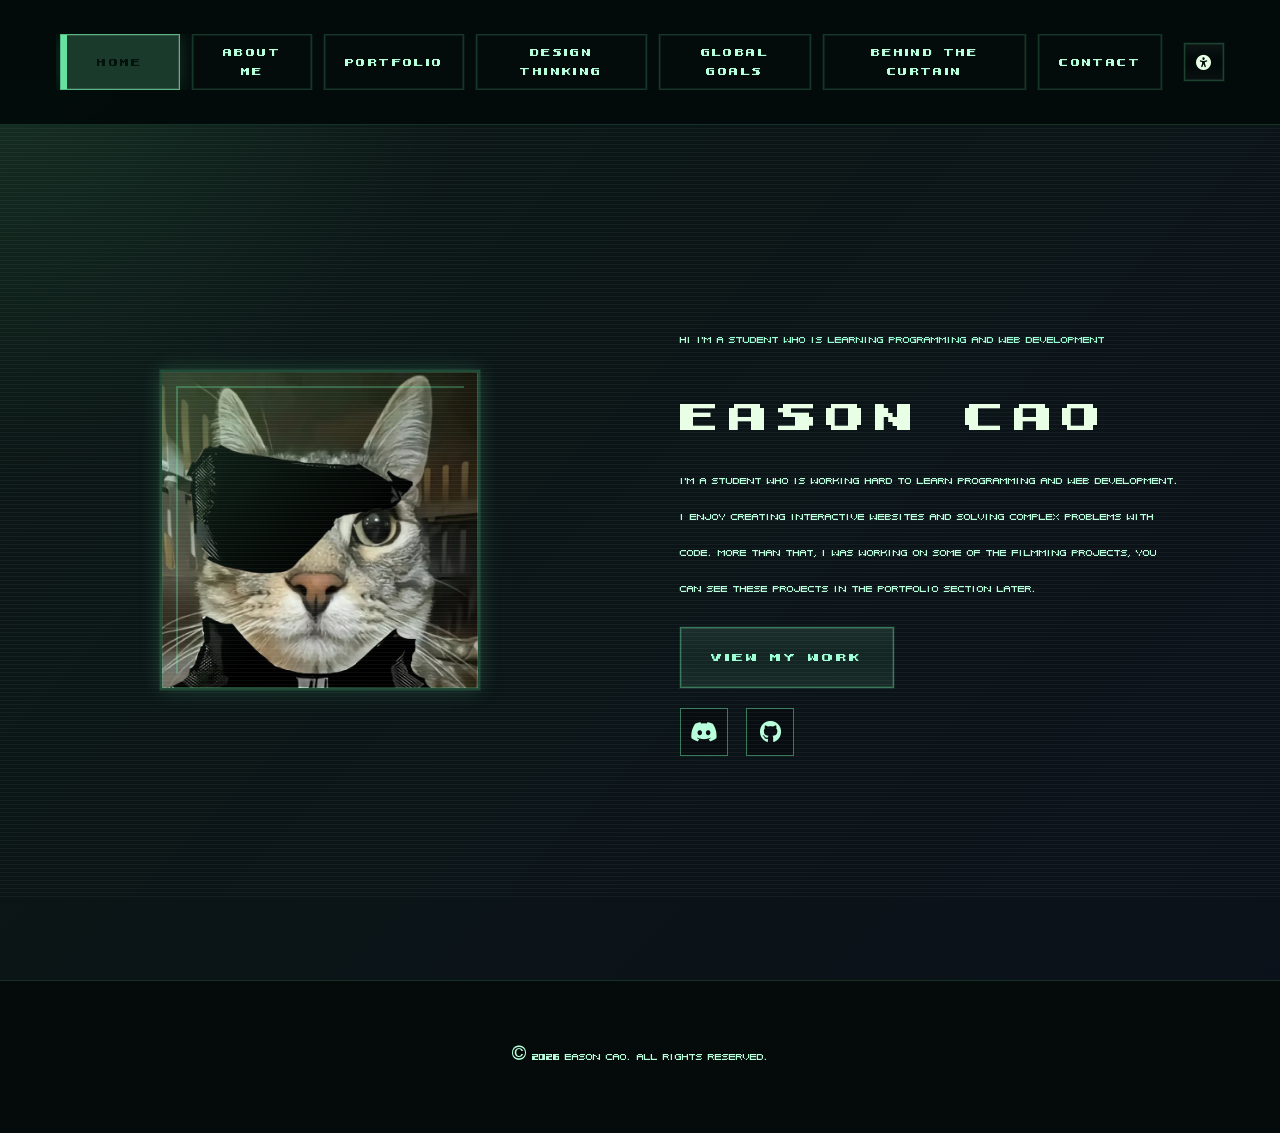
<file: index.html>
<!DOCTYPE html>
<html lang="en">
<head>
    <meta charset="UTF-8">
    <meta name="viewport" content="width=device-width, initial-scale=1.0">
    <title>Eason Cao - Portfolio</title>
    <link rel="stylesheet" href="styles/style.css">
    <link rel="stylesheet" href="https://cdnjs.cloudflare.com/ajax/libs/font-awesome/6.4.0/css/all.min.css">
</head>
<body>
    <header>
        <div class="nav-container">
            <nav>
                <ul class="nav-links">
                    <li><a href="index.html">Home</a></li>
                    <li><a href="about.html">About me</a></li>
                    <li><a href="projects.html">Portfolio</a></li>
                    <li><a href="design-thinking.html">Design Thinking</a></li>
                    <li><a href="global-goals.html">Global Goals</a></li>
                    <li><a href="behind-curtain.html">Behind the Curtain</a></li>
                    <li><a href="contact.html">Contact</a></li>
                </ul>
            </nav>

            <div class="accessibility-controls" aria-label="Accessibility controls">
                <button type="button" class="accessibility-toggle" id="acc-toggle" aria-expanded="false" aria-controls="accessibility-panel" aria-label="Toggle accessibility menu">
                    <i class="fas fa-universal-access" aria-hidden="true"></i>
                </button>

                <div class="accessibility-panel" id="accessibility-panel" role="region" aria-label="Accessibility menu">
                    <h4>Accessibility</h4>
                    <div class="accessibility-mode-row">
                        <button type="button" class="acc-mode-btn" id="acc-cb-cycle" data-acc-mode="cb_cycle" aria-pressed="false">Color (cycle)</button>
                        <button type="button" class="acc-mode-btn" id="acc-narrator" data-acc-mode="narrator" aria-pressed="false">Narrator mode</button>
                    </div>
                    <div style="margin-top:10px;">
                        <button type="button" class="acc-mode-btn" id="acc-tts-stop" aria-pressed="false">Stop Narrator</button>
                    </div>
                </div>
            </div>
        </div>
    </header>

    <section id="hero">
        <div class="hero-container">
            <div class="hero-image">
                <img src="images/Solid snake cat.jpg" alt="Eason Cao profile photo">
            </div>
            <div class="hero-content">
                <p class="hero-subtitle">Hi I'm <span class="role">A student who is learning programming and web development</span></p>
                <h1>Eason Cao</h1>
                <p class="hero-description">
                    I'm a student who is working hard to learn programming and web development. I enjoy creating interactive websites and solving complex problems with code.
                    More than that, I was working on some of the filmming projects, you can see these projects in the Portfolio section later. 
                </p>
                <div class="hero-buttons">
                    <a href="projects.html" class="btn btn-primary">View My Work</a>
                </div>
                <div class="social-links">
                    <a href="https://discordapp.com/users/1101487924173865010" target="_blank" rel="noreferrer" aria-label="Discord"><i class="fab fa-discord"></i></a>
                    <a href="https://github.com/EASONCAO-A11/WebDev-Coursework-Eason-Cao.git" target="_blank" rel="noreferrer" aria-label="GitHub"><i class="fab fa-github"></i></a>
                </div>
            </div>
        </div>
    </section>

    <footer>
        <p>&copy; 2026 Eason Cao. All rights reserved.</p>
    </footer>

    <script src="scripts/script.js"></script>
</body>
</html>
</file>
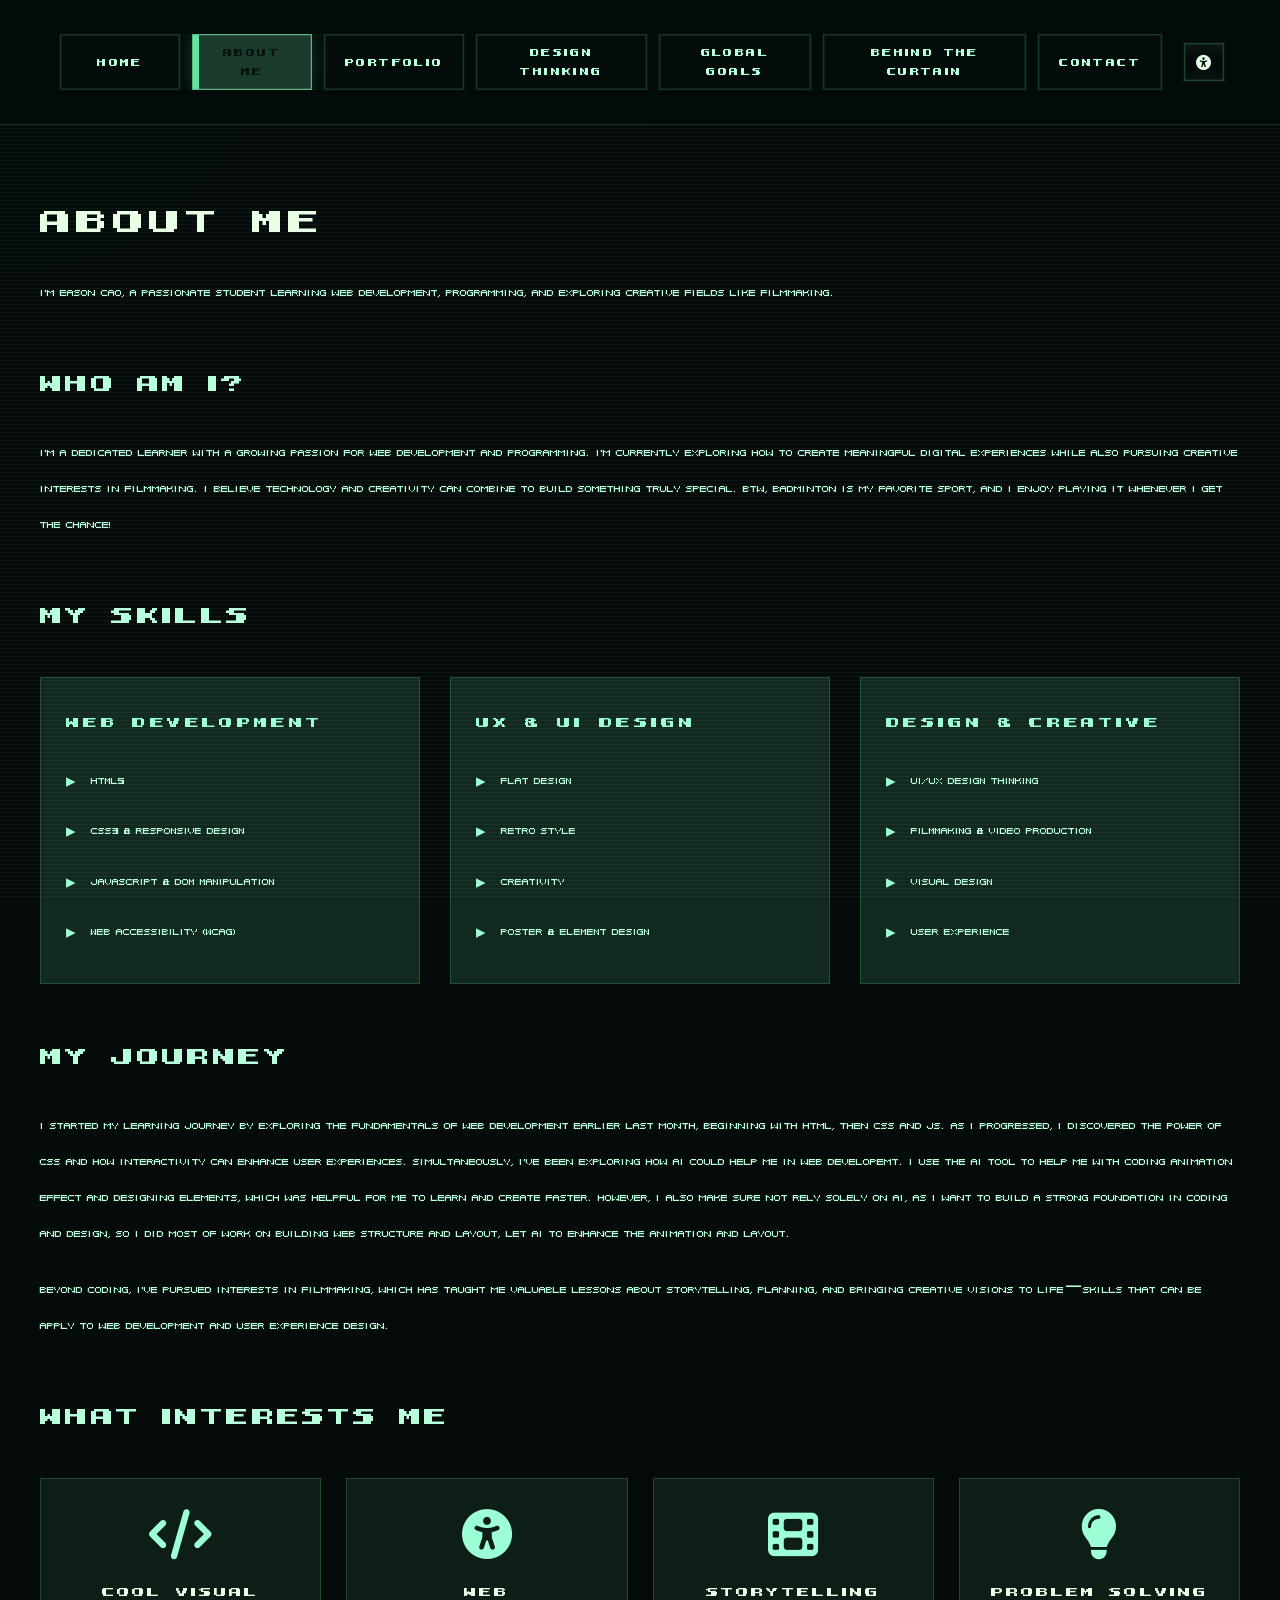
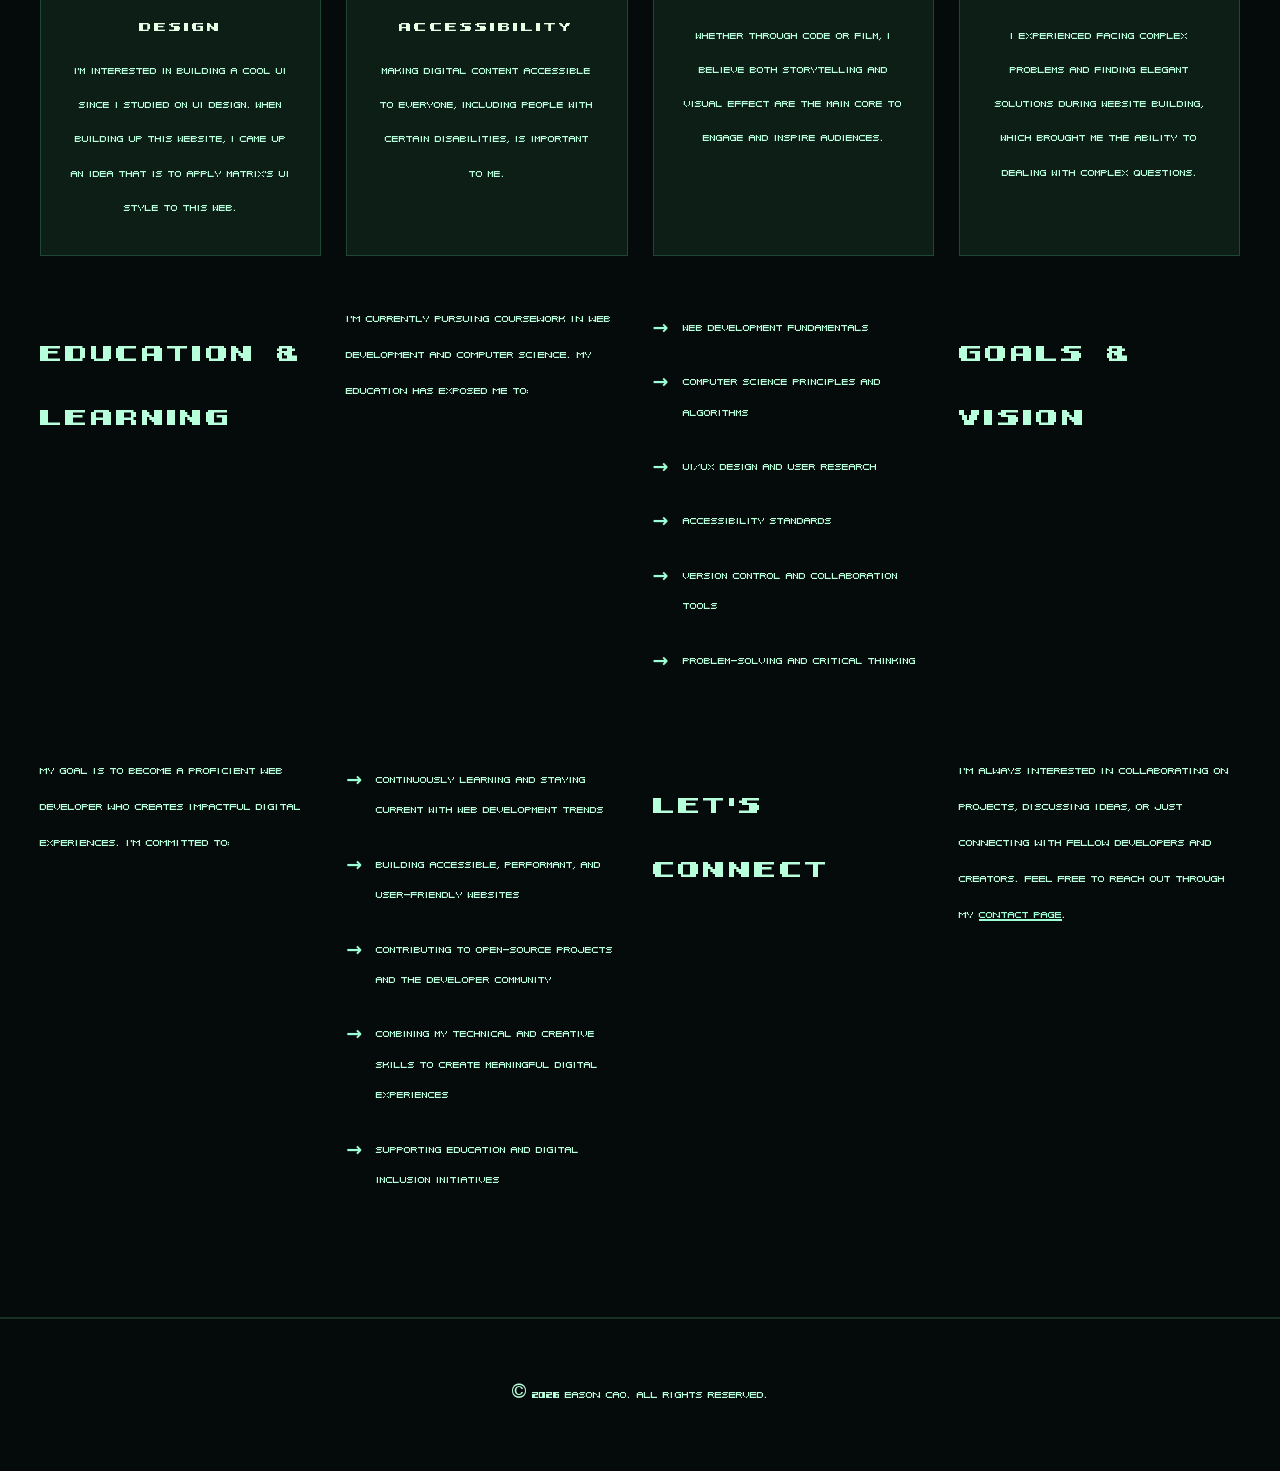
<file: about.html>
<!DOCTYPE html>
<html lang="en">
<head>
    <meta charset="UTF-8">
    <meta name="viewport" content="width=device-width, initial-scale=1.0">
    <title>About Me</title>
    <link rel="stylesheet" href="styles/style.css">
    <link rel="stylesheet" href="https://cdnjs.cloudflare.com/ajax/libs/font-awesome/6.4.0/css/all.min.css">
</head>
<body>
    <header>
        <div class="nav-container">
            <nav>
                <ul class="nav-links">
                    <li><a href="index.html">Home</a></li>
                    <li><a href="about.html">About me</a></li>
                    <li><a href="projects.html">Portfolio</a></li>
                    <li><a href="design-thinking.html">Design Thinking</a></li>
                    <li><a href="global-goals.html">Global Goals</a></li>
                    <li><a href="behind-curtain.html">Behind the Curtain</a></li>
                    <li><a href="contact.html">Contact</a></li>
                </ul>
            </nav>

            <div class="accessibility-controls" aria-label="Accessibility controls">
                <button type="button" class="accessibility-toggle" id="acc-toggle" aria-expanded="false" aria-controls="accessibility-panel" aria-label="Toggle accessibility menu">
                    <i class="fas fa-universal-access" aria-hidden="true"></i>
                </button>

                <div class="accessibility-panel" id="accessibility-panel" role="region" aria-label="Accessibility menu">
                    <h4>Accessibility</h4>
                    <div class="accessibility-mode-row">
                        <button type="button" class="acc-mode-btn" id="acc-cb-cycle" data-acc-mode="cb_cycle" aria-pressed="false">Color (cycle)</button>
                        <button type="button" class="acc-mode-btn" id="acc-narrator" data-acc-mode="narrator" aria-pressed="false">Narrator mode</button>
                    </div>
                    <div style="margin-top:10px;">
                        <button type="button" class="acc-mode-btn" id="acc-tts-stop" aria-pressed="false">Stop Narrator</button>
                    </div>
                </div>
            </div>
        </div>
    </header>

    <section id="about" class="page-section">
        <div class="page-container">
            <h1>About Me</h1>
            
            <p class="intro-text">I'm Eason Cao, a passionate student learning web development, programming, and exploring creative fields like filmmaking.</p>
            
            <h2>Who Am I?</h2>
            <p>
                I'm a dedicated learner with a growing passion for web development and programming. I'm currently exploring how to create meaningful digital experiences while also pursuing creative interests in filmmaking. I believe technology and creativity can combine to build something truly special.
                Btw, badminton is my favorite sport, and I enjoy playing it whenever I get the chance! 
            </p>
            
            <h2>My Skills</h2>
            <div class="skills-grid">
                <div class="skill-category">
                    <h3>Web Development</h3>
                    <ul class="skills-list">
                        <li>HTML5</li>
                        <li>CSS3 & Responsive Design</li>
                        <li>JavaScript & DOM Manipulation</li>
                        <li>Web Accessibility (WCAG)</li>
                    </ul>
                </div>
                
                <div class="skill-category">
                    <h3>UX & UI design</h3>
                    <ul class="skills-list">
                        <li>flat design</li>
                        <li>retro style</li>
                        <li>creativity</li>
                        <li>poster & element design</li>
                    </ul>
                </div>

                <div class="skill-category">
                    <h3>Design & Creative</h3>
                    <ul class="skills-list">
                        <li>UI/UX Design Thinking</li>
                        <li>Filmmaking & Video Production</li>
                        <li>Visual Design</li>
                        <li>User Experience</li>
                    </ul>
                </div>
            </div>
            
            <h2>My Journey</h2>
            <p>
                I started my learning journey by exploring the fundamentals of web development earlier last month, beginning with HTML, then CSS and JS. As I progressed, I discovered the power of CSS and how interactivity can enhance user experiences. Simultaneously, I've been exploring how AI could help me in web developemt.
                I use the AI tool to help me with coding animation effect and designing elements, which was helpful for me to learn and create faster. However, I also make sure not rely solely on AI, as I want to build a strong foundation in coding and design, so I did most of work on building web structure and layout, let AI to enhance the animation and layout.
            </p>
            
            <p>Beyond coding, I've pursued interests in filmmaking, which has taught me valuable lessons about storytelling, planning, and bringing creative visions to life—skills that can be apply to web development and user experience design.</p>
            
            <h2>What Interests Me</h2>
            <div class="interests-grid">
                <div class="interest-card">
                    <i class="fas fa-code"></i>
                    <h3>Cool visual design</h3>
                    <p>I'm interested in building a cool UI since I studied on UI design. When building up this website, I came up an idea that is to apply Matrix's UI style to this web.</p>
                </div>
                
                <div class="interest-card">
                    <i class="fas fa-universal-access"></i>
                    <h3>Web Accessibility</h3>
                    <p>Making digital content accessible to everyone, including people with certain disabilities, is important to me.</p>
                </div>
                
                <div class="interest-card">
                    <i class="fas fa-film"></i>
                    <h3>Storytelling</h3>
                    <p>Whether through code or film, I believe both storytelling and visual effect are the main core to engage and inspire audiences.</p>
                </div>
                
                <div class="interest-card">
                    <i class="fas fa-lightbulb"></i>
                    <h3>Problem Solving</h3>
                    <p>I experienced facing complex problems and finding elegant solutions during website building, which brought me the ability to dealing with complex questions.</p>
                </div>
            
            <h2>Education & Learning</h2>
            <p>I'm currently pursuing coursework in Web Development and Computer Science. My education has exposed me to:</p>
            <ul class="education-list">
                <li>Web Development Fundamentals</li>
                <li>Computer Science Principles and Algorithms</li>
                <li>UI/UX Design and User Research</li>
                <li>Accessibility Standards</li>
                <li>Version Control and Collaboration Tools</li>
                <li>Problem-Solving and Critical Thinking</li>
            </ul>
            
            <h2>Goals & Vision</h2>
            <p>My goal is to become a proficient web developer who creates impactful digital experiences. I'm committed to:</p>
            <ul class="goals-list">
                <li>Continuously learning and staying current with web development trends</li>
                <li>Building accessible, performant, and user-friendly websites</li>
                <li>Contributing to open-source projects and the developer community</li>
                <li>Combining my technical and creative skills to create meaningful digital experiences</li>
                <li>Supporting education and digital inclusion initiatives</li>
            </ul>
            
            <h2>Let's Connect</h2>
            <p>I'm always interested in collaborating on projects, discussing ideas, or just connecting with fellow developers and creators. Feel free to reach out through my <a href="contact.html" style="color: var(--accent-light); text-decoration: none; border-bottom: 2px solid var(--accent-light);">contact page</a>.</p>
        </div>
    </section>

    <footer>
        <p>&copy; 2026 Eason Cao. All rights reserved.</p>
    </footer>

    <script src="scripts/script.js"></script>
</body>
</html>
</file>
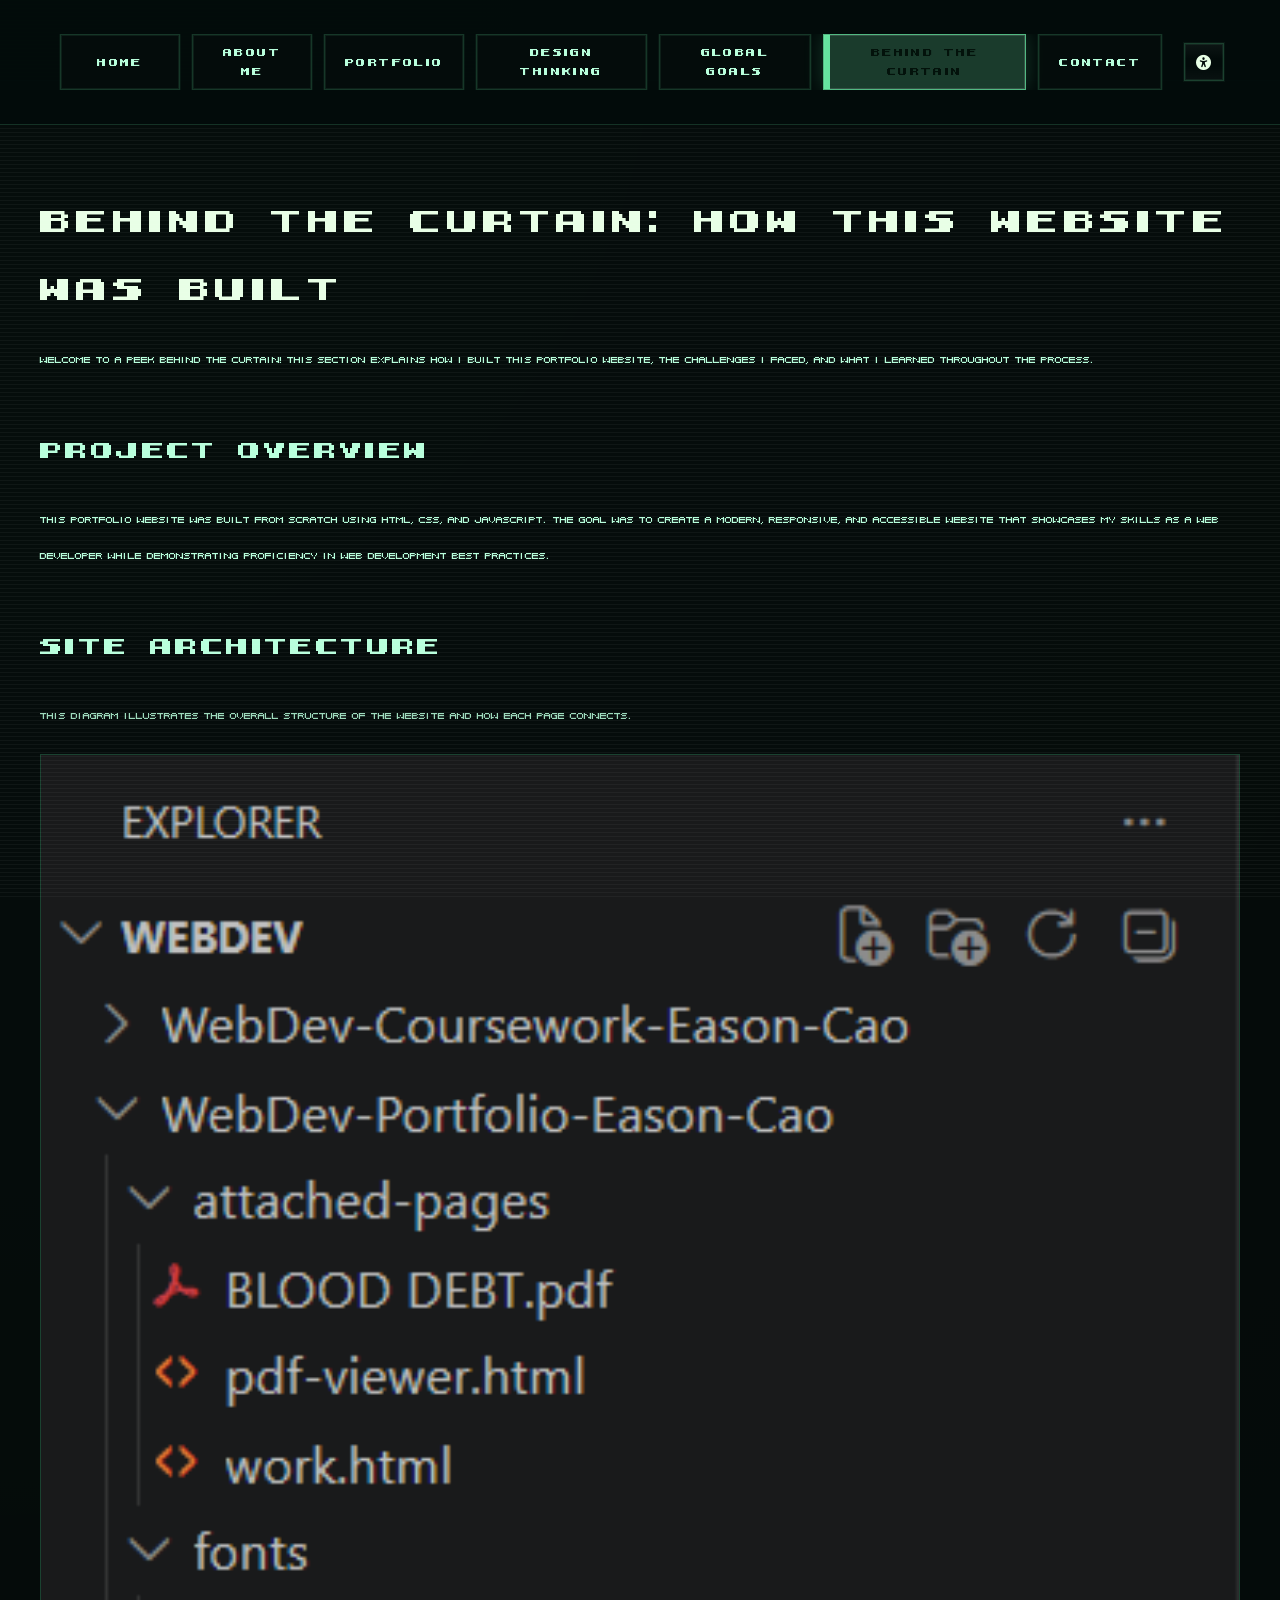
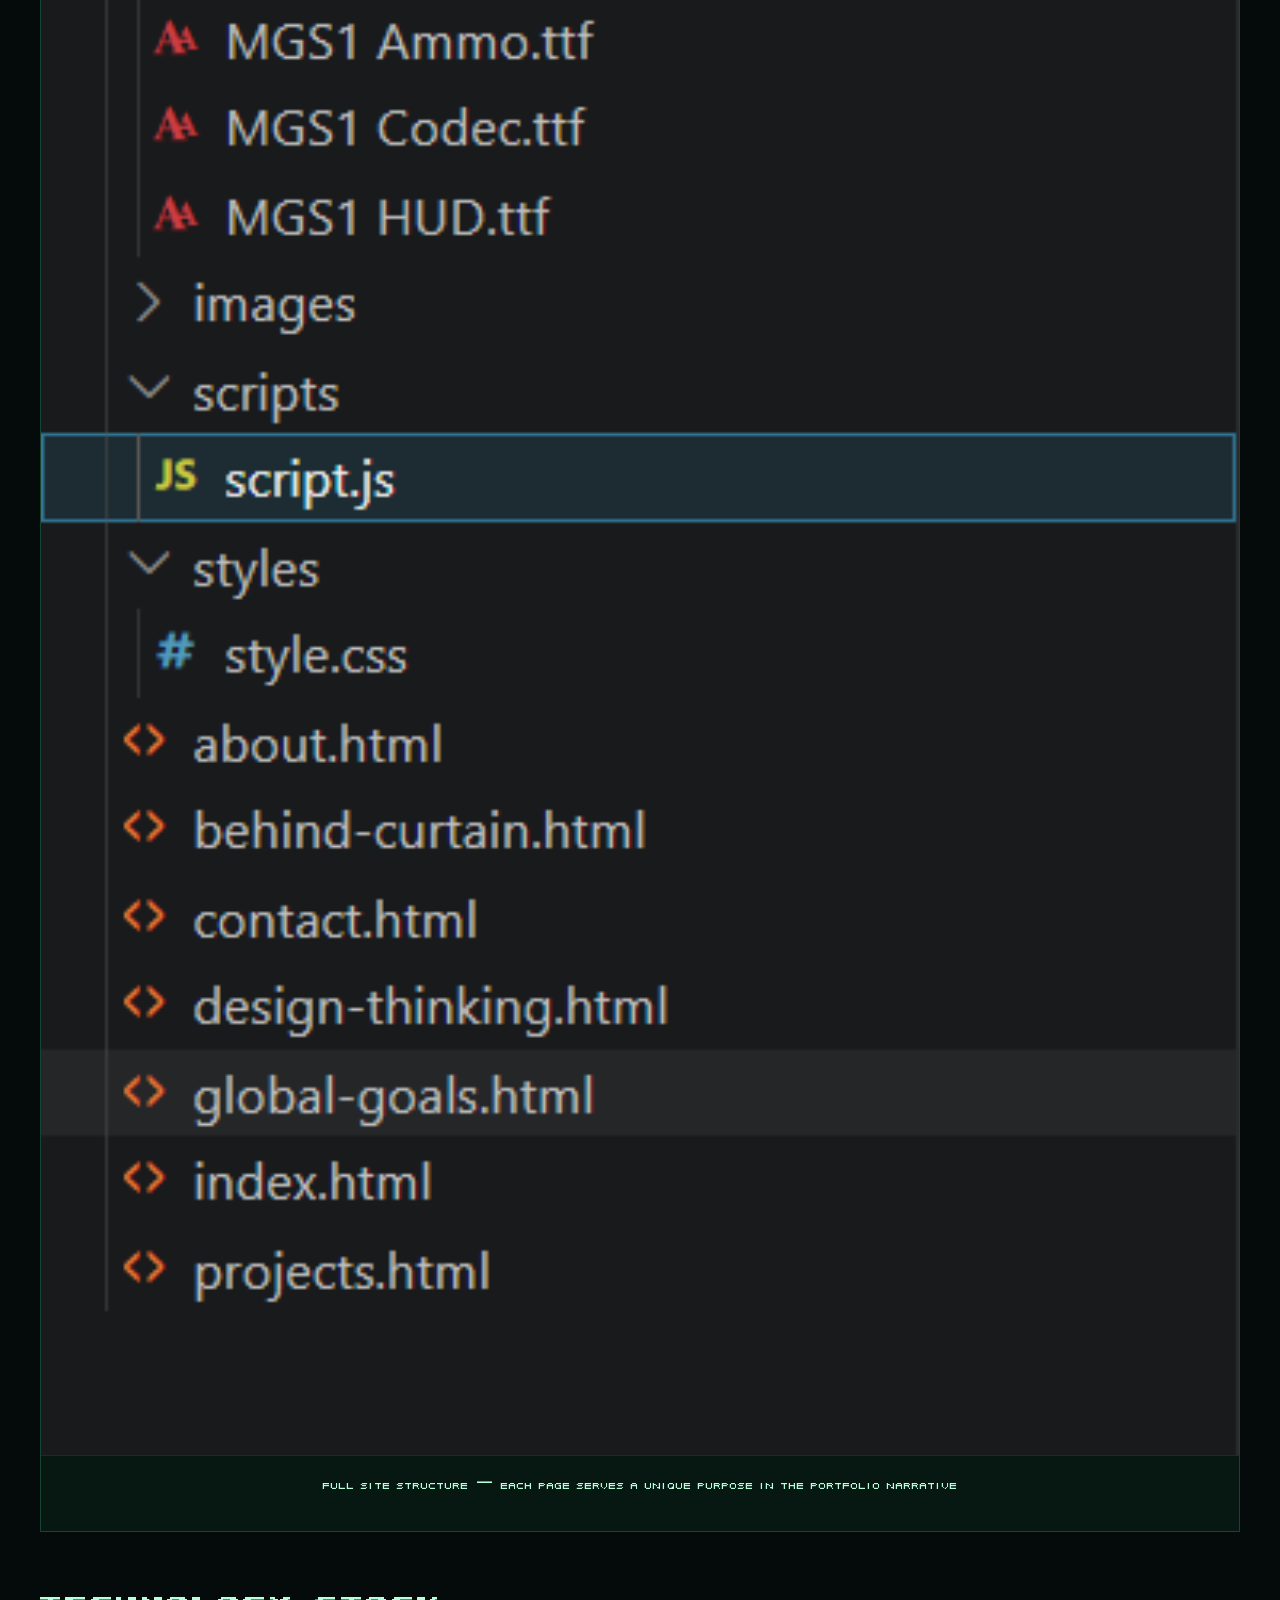
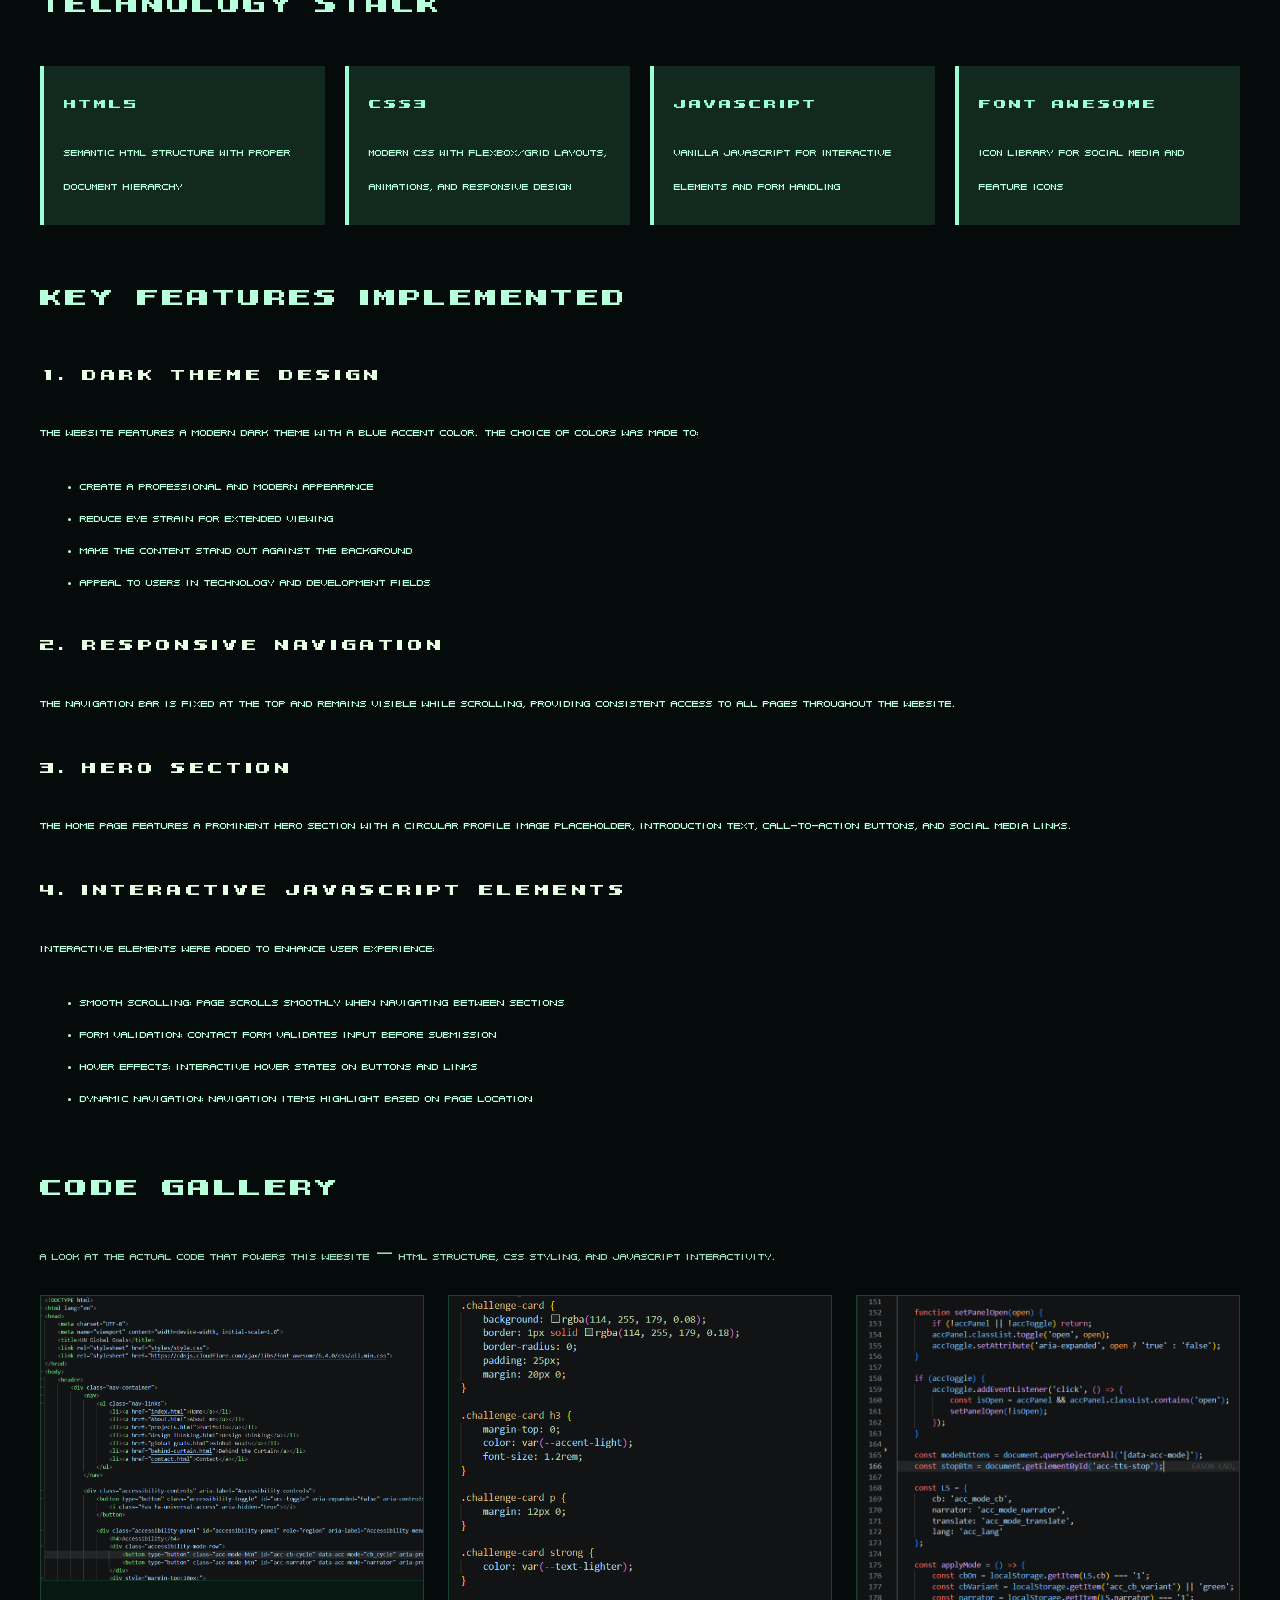
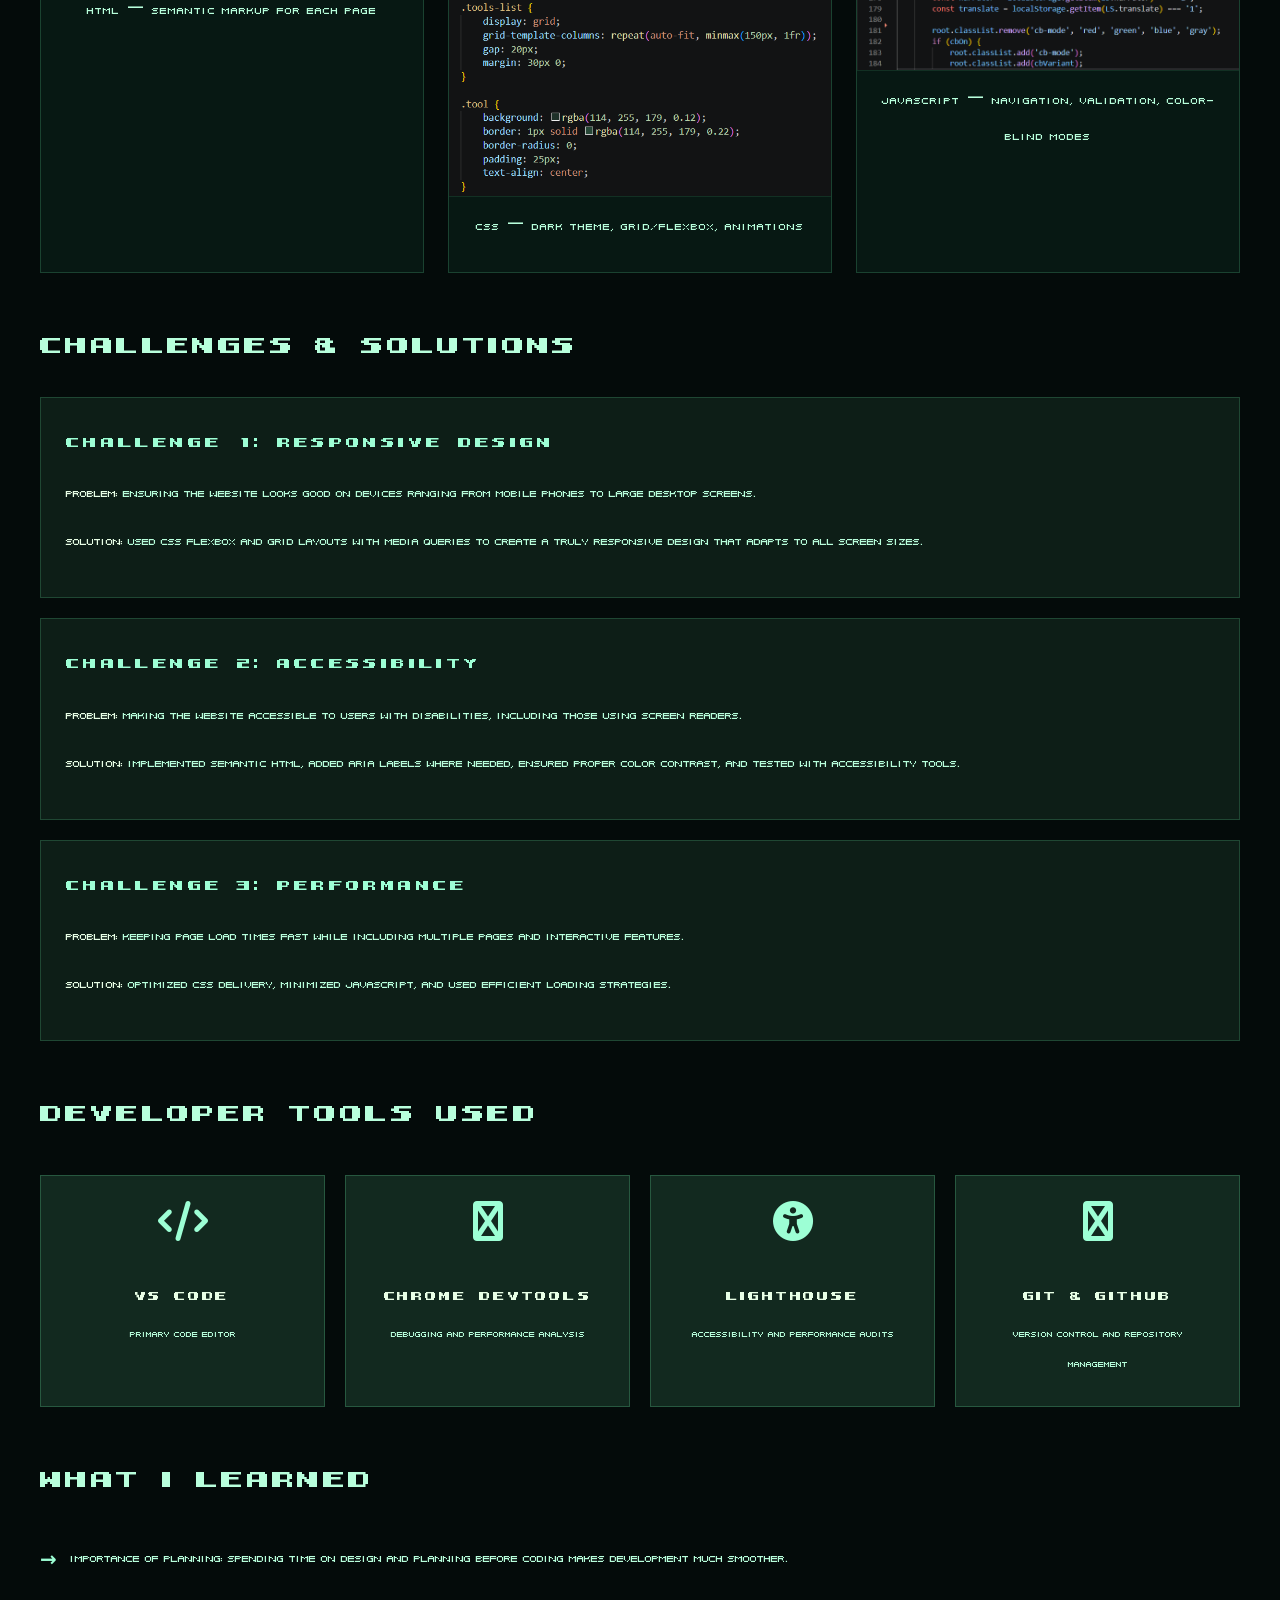
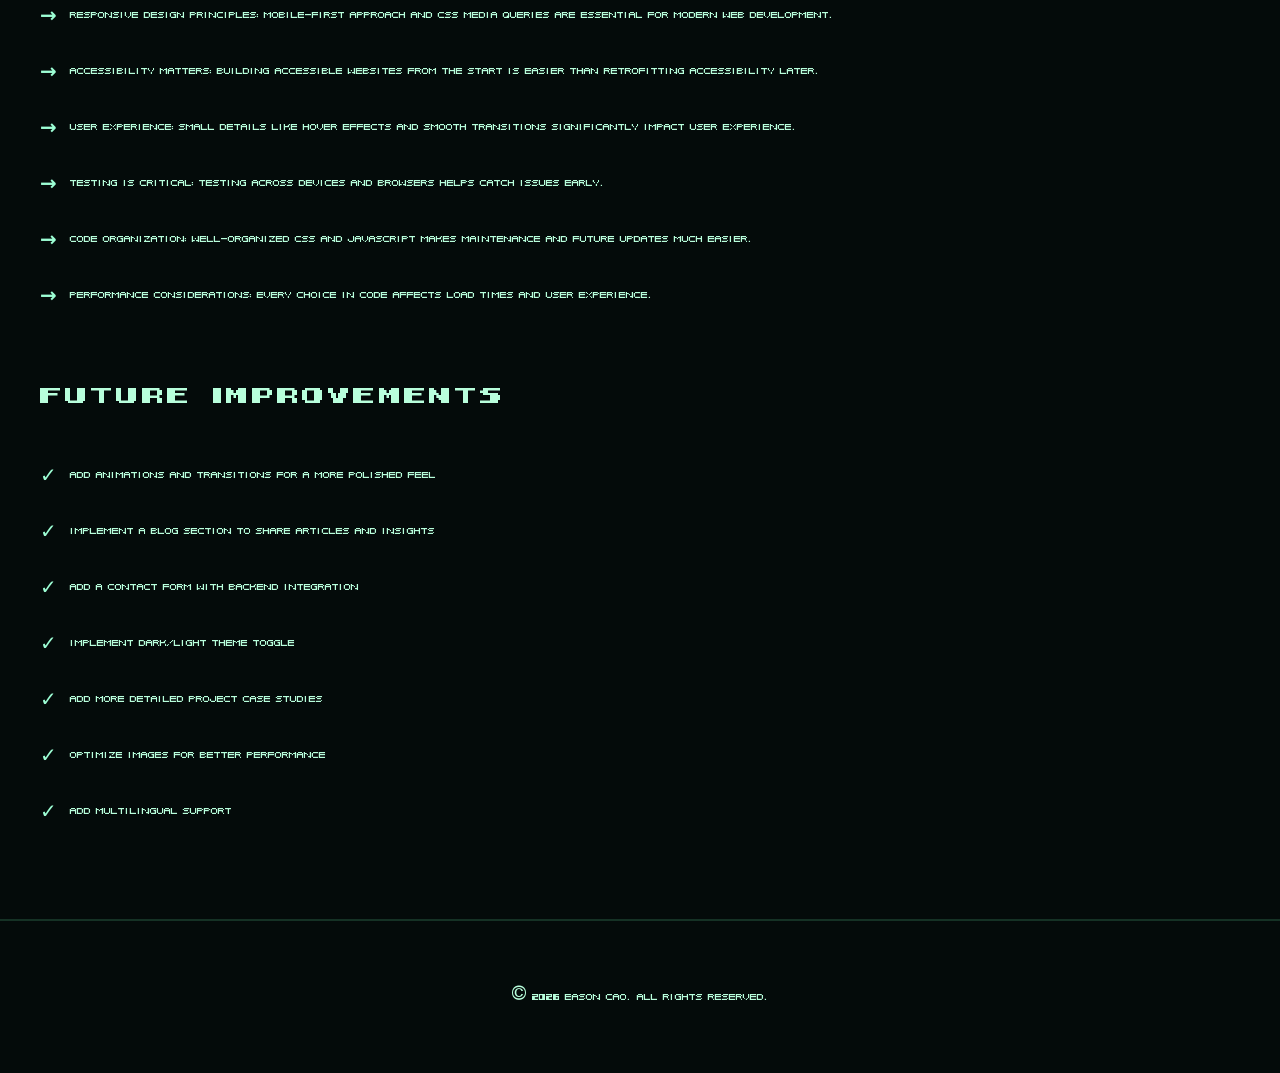
<file: behind-curtain.html>
<!DOCTYPE html>
<html lang="en">
<head>
    <meta charset="UTF-8">
    <meta name="viewport" content="width=device-width, initial-scale=1.0">
    <title>Behind the Curtain</title>
    <link rel="stylesheet" href="styles/style.css">
    <link rel="stylesheet" href="https://cdnjs.cloudflare.com/ajax/libs/font-awesome/6.4.0/css/all.min.css">
</head>
<body>
    <header>
        <div class="nav-container">
            <nav>
                <ul class="nav-links">
                    <li><a href="index.html">Home</a></li>
                    <li><a href="about.html">About me</a></li>
                    <li><a href="projects.html">Portfolio</a></li>
                    <li><a href="design-thinking.html">Design Thinking</a></li>
                    <li><a href="global-goals.html">Global Goals</a></li>
                    <li><a href="behind-curtain.html">Behind the Curtain</a></li>
                    <li><a href="contact.html">Contact</a></li>
                </ul>
            </nav>

            <div class="accessibility-controls" aria-label="Accessibility controls">
                <button type="button" class="accessibility-toggle" id="acc-toggle" aria-expanded="false" aria-controls="accessibility-panel" aria-label="Toggle accessibility menu">
                    <i class="fas fa-universal-access" aria-hidden="true"></i>
                </button>

                <div class="accessibility-panel" id="accessibility-panel" role="region" aria-label="Accessibility menu">
                    <h4>Accessibility</h4>
                    <div class="accessibility-mode-row">
                        <button type="button" class="acc-mode-btn" id="acc-cb-cycle" data-acc-mode="cb_cycle" aria-pressed="false">Color (cycle)</button>
                        <button type="button" class="acc-mode-btn" id="acc-narrator" data-acc-mode="narrator" aria-pressed="false">Narrator mode</button>
                    </div>
                    <div style="margin-top:10px;">
                        <button type="button" class="acc-mode-btn" id="acc-tts-stop" aria-pressed="false">Stop Narrator</button>
                    </div>
                </div>
            </div>
        </div>
    </header>

    <section id="behind-curtain" class="page-section">
        <div class="page-container">
            <h1>Behind the Curtain: How This Website Was Built</h1>
            
            <p class="intro-text">Welcome to a peek behind the curtain! This section explains how I built this portfolio website, the challenges I faced, and what I learned throughout the process.</p>
            
            <h2>Project Overview</h2>
            <p>This portfolio website was built from scratch using HTML, CSS, and JavaScript. The goal was to create a modern, responsive, and accessible website that showcases my skills as a web developer while demonstrating proficiency in web development best practices.</p>

            <!-- Site Architecture Diagram -->
            <div class="btc-image-section">
                <h2>Site Architecture</h2>
                <p>This diagram illustrates the overall structure of the website and how each page connects.</p>
                <div class="btc-image-card">
                    <img src="images/Used%20for%20behind%20curtain/Whole%20structure.png" alt="Website structure diagram showing page hierarchy" loading="lazy">
                    <p class="btc-image-caption">Full site structure — each page serves a unique purpose in the portfolio narrative</p>
                </div>
            </div>
            
            <h2>Technology Stack</h2>
            <div class="tech-stack">
                <div class="tech-item">
                    <h3>HTML5</h3>
                    <p>Semantic HTML structure with proper document hierarchy</p>
                </div>
                <div class="tech-item">
                    <h3>CSS3</h3>
                    <p>Modern CSS with Flexbox/Grid layouts, animations, and responsive design</p>
                </div>
                <div class="tech-item">
                    <h3>JavaScript</h3>
                    <p>Vanilla JavaScript for interactive elements and form handling</p>
                </div>
                <div class="tech-item">
                    <h3>Font Awesome</h3>
                    <p>Icon library for social media and feature icons</p>
                </div>
            </div>
            
            <h2>Key Features Implemented</h2>
            
            <h3>1. Dark Theme Design</h3>
            <p>The website features a modern dark theme with a blue accent color. The choice of colors was made to:</p>
            <ul>
                <li>Create a professional and modern appearance</li>
                <li>Reduce eye strain for extended viewing</li>
                <li>Make the content stand out against the background</li>
                <li>Appeal to users in technology and development fields</li>
            </ul>
            
            <h3>2. Responsive Navigation</h3>
            <p>The navigation bar is fixed at the top and remains visible while scrolling, providing consistent access to all pages throughout the website.</p>
            
            <h3>3. Hero Section</h3>
            <p>The home page features a prominent hero section with a circular profile image placeholder, introduction text, call-to-action buttons, and social media links.</p>
            
            <h3>4. Interactive JavaScript Elements</h3>
            <p>Interactive elements were added to enhance user experience:</p>
            <ul>
                <li><strong>Smooth Scrolling:</strong> Page scrolls smoothly when navigating between sections</li>
                <li><strong>Form Validation:</strong> Contact form validates input before submission</li>
                <li><strong>Hover Effects:</strong> Interactive hover states on buttons and links</li>
                <li><strong>Dynamic Navigation:</strong> Navigation items highlight based on page location</li>
            </ul>
            
            <!-- Code Gallery -->
            <div class="btc-image-section">
                <h2>Code Gallery</h2>
                <p>A look at the actual code that powers this website — HTML structure, CSS styling, and JavaScript interactivity.</p>
                <div class="btc-image-grid">
                    <div class="btc-image-card">
                        <img src="images/Used%20for%20behind%20curtain/html.png" alt="HTML code screenshot showing structure and semantics" loading="lazy">
                        <p class="btc-image-caption">HTML — semantic markup for each page</p>
                    </div>
                    <div class="btc-image-card">
                        <img src="images/Used%20for%20behind%20curtain/css.png" alt="CSS code screenshot showing styling and layout" loading="lazy">
                        <p class="btc-image-caption">CSS — dark theme, grid/flexbox, animations</p>
                    </div>
                    <div class="btc-image-card">
                        <img src="images/Used%20for%20behind%20curtain/js%20script.png" alt="JavaScript code screenshot showing interactive features" loading="lazy">
                        <p class="btc-image-caption">JavaScript — navigation, validation, color-blind modes</p>
                    </div>
                </div>
            </div>
            
            <h2>Challenges & Solutions</h2>
            
            <div class="challenge-card">
                <h3>Challenge 1: Responsive Design</h3>
                <p><strong>Problem:</strong> Ensuring the website looks good on devices ranging from mobile phones to large desktop screens.</p>
                <p><strong>Solution:</strong> Used CSS Flexbox and Grid layouts with media queries to create a truly responsive design that adapts to all screen sizes.</p>
            </div>
            
            <div class="challenge-card">
                <h3>Challenge 2: Accessibility</h3>
                <p><strong>Problem:</strong> Making the website accessible to users with disabilities, including those using screen readers.</p>
                <p><strong>Solution:</strong> Implemented semantic HTML, added ARIA labels where needed, ensured proper color contrast, and tested with accessibility tools.</p>
            </div>
            
            <div class="challenge-card">
                <h3>Challenge 3: Performance</h3>
                <p><strong>Problem:</strong> Keeping page load times fast while including multiple pages and interactive features.</p>
                <p><strong>Solution:</strong> Optimized CSS delivery, minimized JavaScript, and used efficient loading strategies.</p>
            </div>
            
            <h2>Developer Tools Used</h2>
            <div class="tools-list">
                <div class="tool">
                    <i class="fas fa-code"></i>
                    <h4>VS Code</h4>
                    <p>Primary code editor</p>
                </div>
                <div class="tool">
                    <i class="fas fa-chrome"></i>
                    <h4>Chrome DevTools</h4>
                    <p>Debugging and performance analysis</p>
                </div>
                <div class="tool">
                    <i class="fas fa-universal-access"></i>
                    <h4>Lighthouse</h4>
                    <p>Accessibility and performance audits</p>
                </div>
                <div class="tool">
                    <i class="fas fa-git-alt"></i>
                    <h4>Git & GitHub</h4>
                    <p>Version control and repository management</p>
                </div>
            </div>
            
            <h2>What I Learned</h2>
            <ol class="learning-list">
                <li><strong>Importance of Planning:</strong> Spending time on design and planning before coding makes development much smoother.</li>
                <li><strong>Responsive Design Principles:</strong> Mobile-first approach and CSS media queries are essential for modern web development.</li>
                <li><strong>Accessibility Matters:</strong> Building accessible websites from the start is easier than retrofitting accessibility later.</li>
                <li><strong>User Experience:</strong> Small details like hover effects and smooth transitions significantly impact user experience.</li>
                <li><strong>Testing is Critical:</strong> Testing across devices and browsers helps catch issues early.</li>
                <li><strong>Code Organization:</strong> Well-organized CSS and JavaScript makes maintenance and future updates much easier.</li>
                <li><strong>Performance Considerations:</strong> Every choice in code affects load times and user experience.</li>
            </ol>
            
            <h2>Future Improvements</h2>
            <ul class="future-list">
                <li>Add animations and transitions for a more polished feel</li>
                <li>Implement a blog section to share articles and insights</li>
                <li>Add a contact form with backend integration</li>
                <li>Implement dark/light theme toggle</li>
                <li>Add more detailed project case studies</li>
                <li>Optimize images for better performance</li>
                <li>Add multilingual support</li>
            </ul>
        </div>
    </section>

    <footer>
        <p>&copy; 2026 Eason Cao. All rights reserved.</p>
    </footer>

    <script src="scripts/script.js"></script>
</body>
</html>
</file>
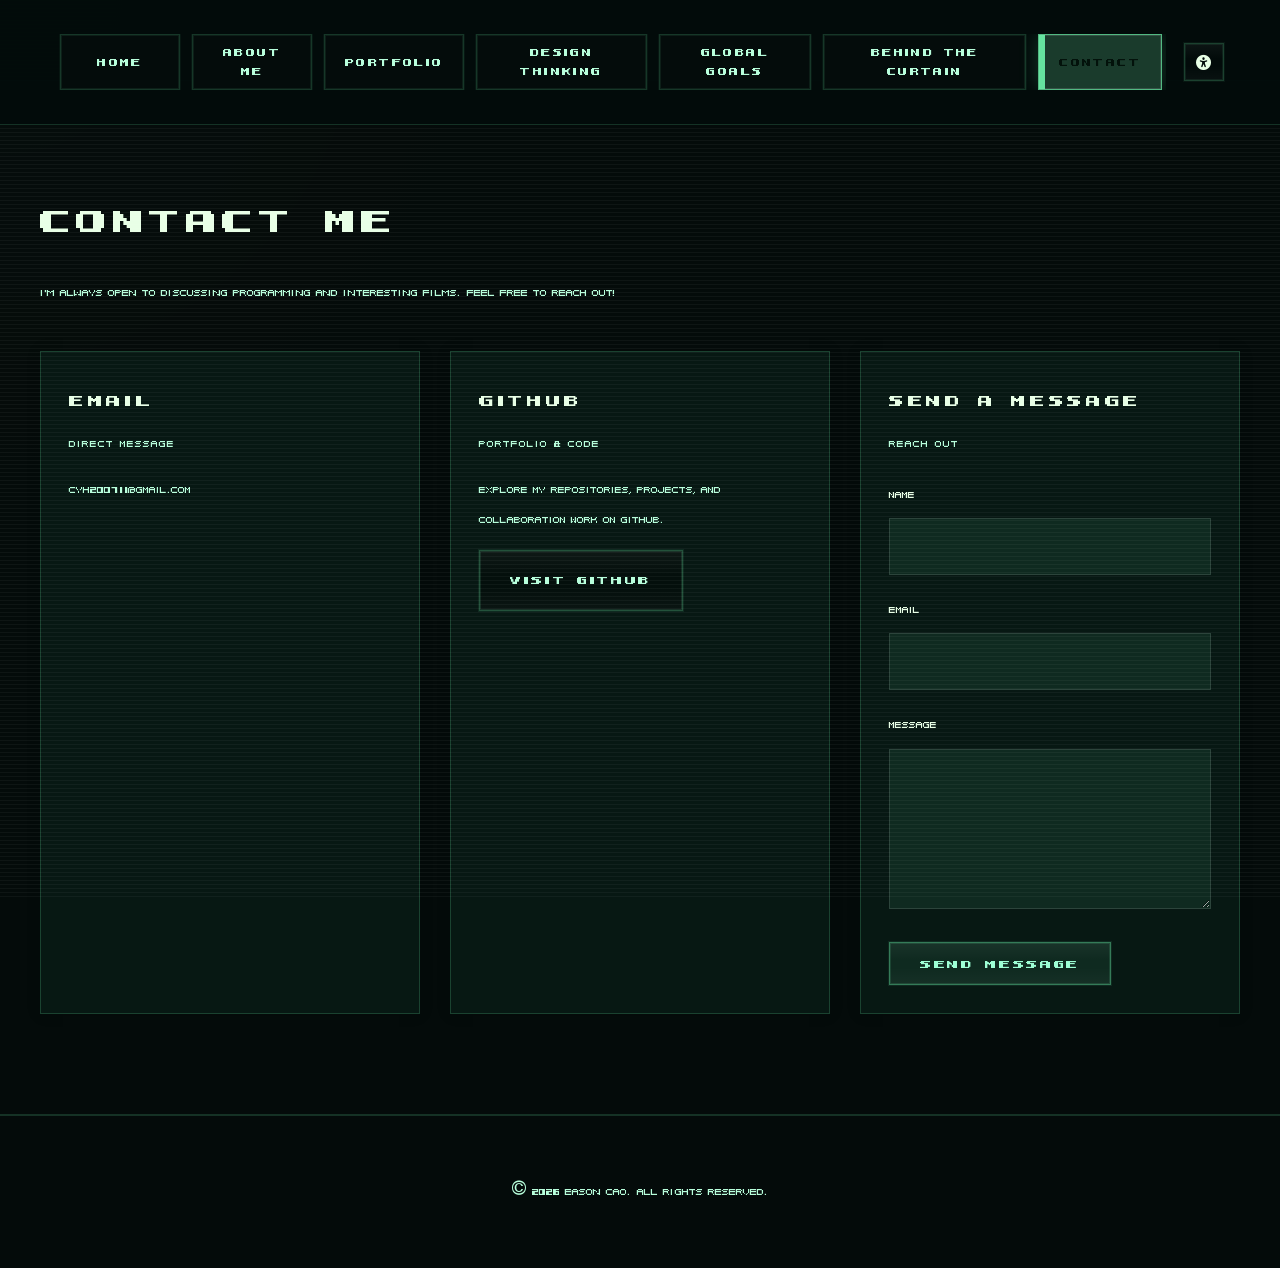
<file: contact.html>
<!DOCTYPE html>
<html lang="en">
<head>
    <meta charset="UTF-8">
    <meta name="viewport" content="width=device-width, initial-scale=1.0">
    <title>Contact Me</title>
    <link rel="stylesheet" href="styles/style.css">
    <link rel="stylesheet" href="https://cdnjs.cloudflare.com/ajax/libs/font-awesome/6.4.0/css/all.min.css">
</head>
<body>
    <header>
        <div class="nav-container">
            <nav>
                <ul class="nav-links">
                    <li><a href="index.html">Home</a></li>
                    <li><a href="about.html">About me</a></li>
                    <li><a href="projects.html">Portfolio</a></li>
                    <li><a href="design-thinking.html">Design Thinking</a></li>
                    <li><a href="global-goals.html">Global Goals</a></li>
                    <li><a href="behind-curtain.html">Behind the Curtain</a></li>
                    <li><a href="contact.html">Contact</a></li>
                </ul>
            </nav>

            <div class="accessibility-controls" aria-label="Accessibility controls">
                <button type="button" class="accessibility-toggle" id="acc-toggle" aria-expanded="false" aria-controls="accessibility-panel" aria-label="Toggle accessibility menu">
                    <i class="fas fa-universal-access" aria-hidden="true"></i>
                </button>

                <div class="accessibility-panel" id="accessibility-panel" role="region" aria-label="Accessibility menu">
                    <h4>Accessibility</h4>
                    <div class="accessibility-mode-row">
                        <button type="button" class="acc-mode-btn" id="acc-cb-cycle" data-acc-mode="cb_cycle" aria-pressed="false">Color (cycle)</button>
                        <button type="button" class="acc-mode-btn" id="acc-narrator" data-acc-mode="narrator" aria-pressed="false">Narrator mode</button>
                    </div>
                    <div style="margin-top:10px;">
                        <button type="button" class="acc-mode-btn" id="acc-tts-stop" aria-pressed="false">Stop Narrator</button>
                    </div>
                </div>
            </div>
        </div>
    </header>

    <section id="contact" class="page-section">
        <div class="page-container">
            <h1>Contact Me</h1>
            <p class="intro-text">I'm always open to discussing programming and interesting films. Feel free to reach out!</p>

            <div class="project-grid contact-grid">
                <div class="project-card">
                    <h3>Email</h3>
                    <p class="project-type">Direct Message</p>
                    <p>CYH200711@gmail.com</p>
                </div>
                <div class="project-card">
                    <h3>GitHub</h3>
                    <p class="project-type">Portfolio & Code</p>
                    <p>Explore my repositories, projects, and collaboration work on GitHub.</p>
                    <a href="https://github.com/EASONCAO-A11/WebDev-Coursework-Eason-Cao.git" target="_blank" class="btn btn-secondary">Visit GitHub</a>
                </div>
                <div class="project-card contact-card">
                    <h3>Send a Message</h3>
                    <p class="project-type">Reach Out</p>
                    <form id="contact-form">
                        <div class="form-group">
                            <label for="name">Name</label>
                            <input type="text" id="name" name="name" required>
                        </div>
                        <div class="form-group">
                            <label for="email">Email</label>
                            <input type="email" id="email" name="email" required>
                        </div>
                        <div class="form-group">
                            <label for="message">Message</label>
                            <textarea id="message" name="message" required></textarea>
                        </div>
                        <button type="submit" class="btn btn-primary">Send Message</button>
                    </form>
                </div>
            </div>
        </div>
    </section>

    <footer>
        <p>&copy; 2026 Eason Cao. All rights reserved.</p>
    </footer>

    <script src="scripts/script.js"></script>
</body>
</html>
</file>
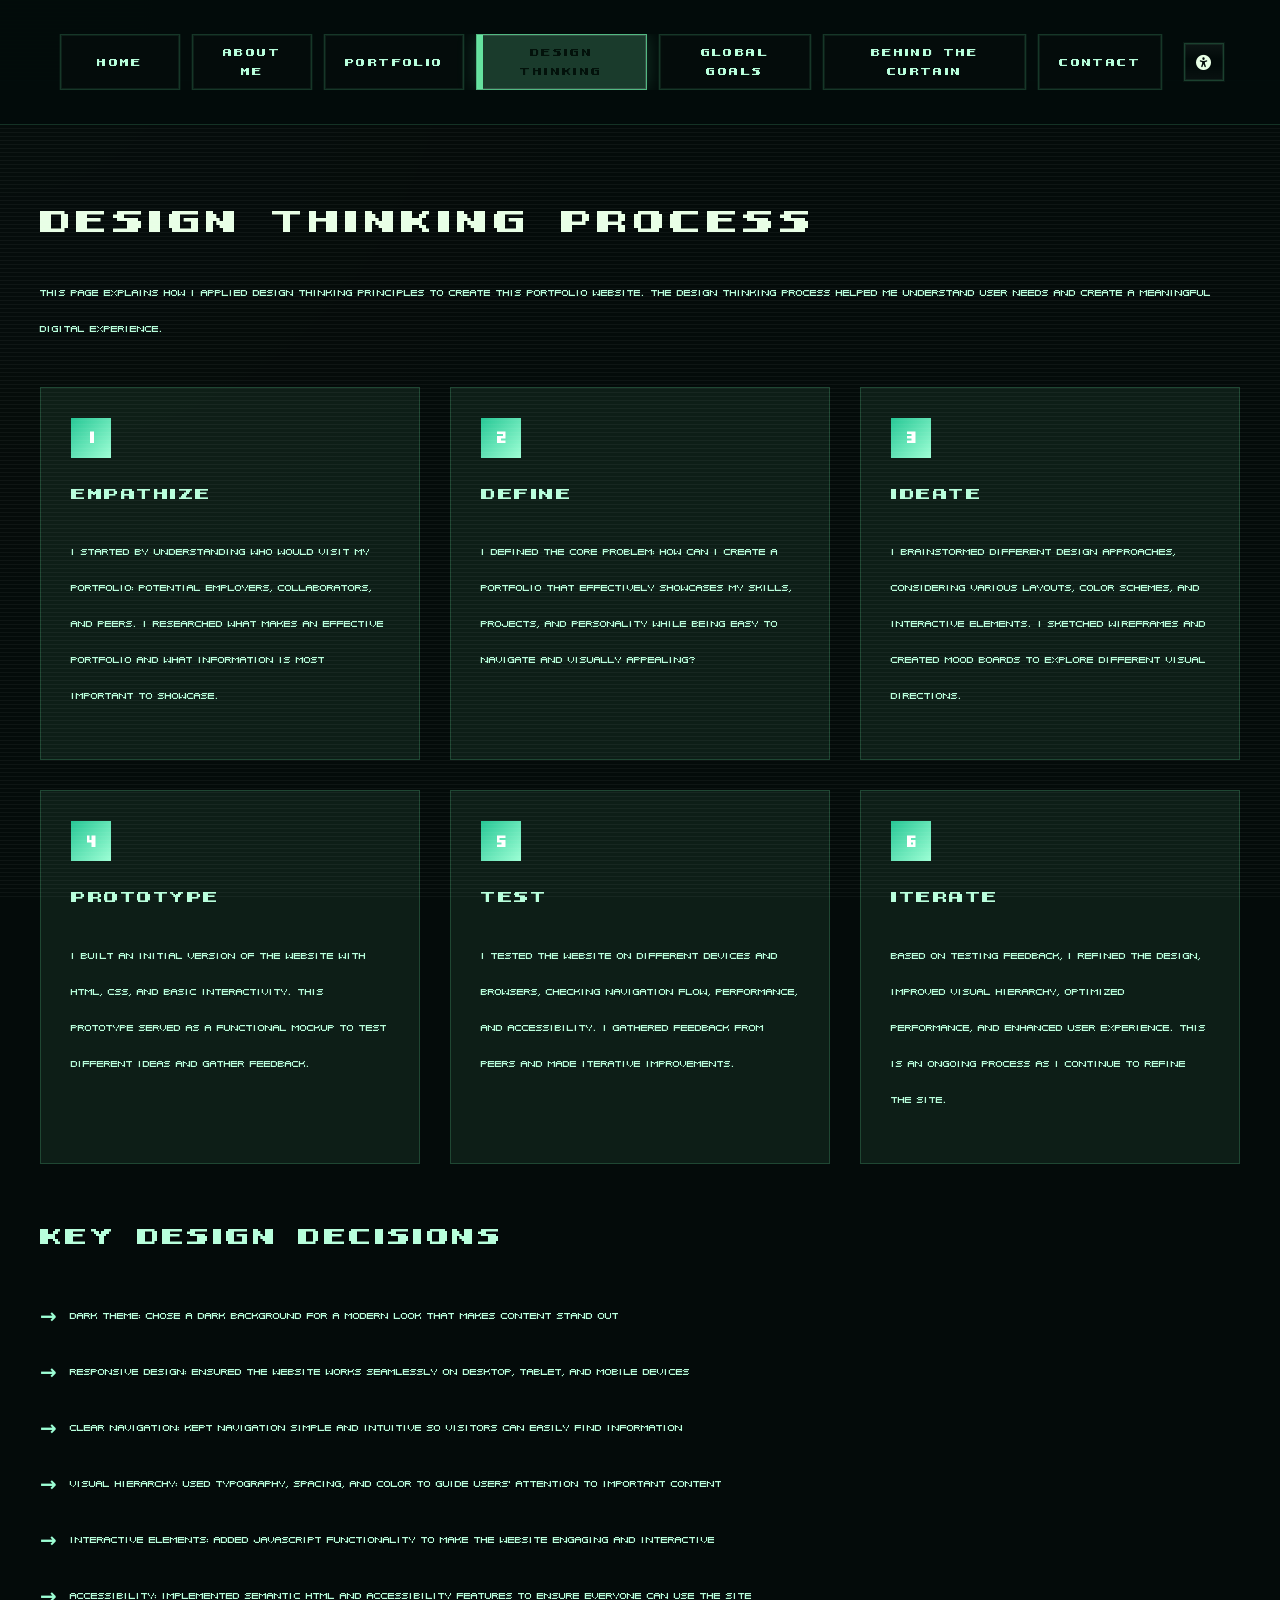
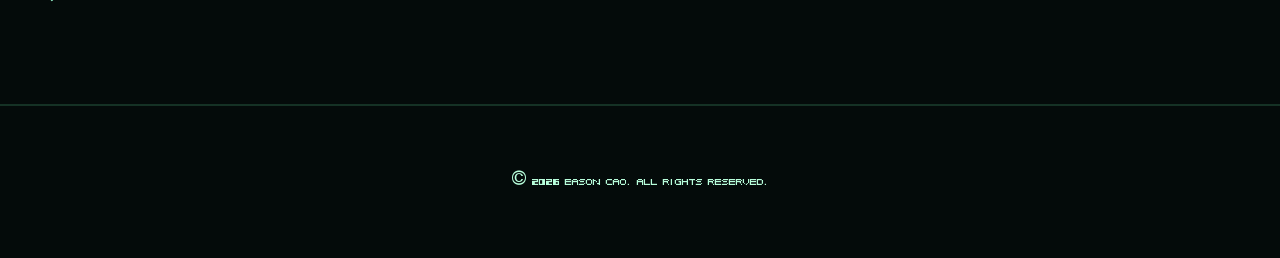
<file: design-thinking.html>
<!DOCTYPE html>
<html lang="en">
<head>
    <meta charset="UTF-8">
    <meta name="viewport" content="width=device-width, initial-scale=1.0">
    <title>Design Thinking Process</title>
    <link rel="stylesheet" href="styles/style.css">
    <link rel="stylesheet" href="https://cdnjs.cloudflare.com/ajax/libs/font-awesome/6.4.0/css/all.min.css">
</head>
<body>
    <header>
        <div class="nav-container">
            <nav>
                <ul class="nav-links">
                    <li><a href="index.html">Home</a></li>
                    <li><a href="about.html">About me</a></li>
                    <li><a href="projects.html">Portfolio</a></li>
                    <li><a href="design-thinking.html">Design Thinking</a></li>
                    <li><a href="global-goals.html">Global Goals</a></li>
                    <li><a href="behind-curtain.html">Behind the Curtain</a></li>
                    <li><a href="contact.html">Contact</a></li>
                </ul>
            </nav>

            <div class="accessibility-controls" aria-label="Accessibility controls">
                <button type="button" class="accessibility-toggle" id="acc-toggle" aria-expanded="false" aria-controls="accessibility-panel" aria-label="Toggle accessibility menu">
                    <i class="fas fa-universal-access" aria-hidden="true"></i>
                </button>

                <div class="accessibility-panel" id="accessibility-panel" role="region" aria-label="Accessibility menu">
                    <h4>Accessibility</h4>
                    <div class="accessibility-mode-row">
                        <button type="button" class="acc-mode-btn" id="acc-cb-cycle" data-acc-mode="cb_cycle" aria-pressed="false">Color (cycle)</button>
                        <button type="button" class="acc-mode-btn" id="acc-narrator" data-acc-mode="narrator" aria-pressed="false">Narrator mode</button>
                    </div>
                    <div style="margin-top:10px;">
                        <button type="button" class="acc-mode-btn" id="acc-tts-stop" aria-pressed="false">Stop Narrator</button>
                    </div>
                </div>
            </div>
        </div>
    </header>

    <section id="design-thinking" class="page-section">
        <div class="page-container">
            <h1>Design Thinking Process</h1>
            
            <p class="intro-text">This page explains how I applied design thinking principles to create this portfolio website. The design thinking process helped me understand user needs and create a meaningful digital experience.</p>
            
            <div class="process-grid">
                <div class="process-card">
                    <div class="process-number">1</div>
                    <h2>Empathize</h2>
                    <p>I started by understanding who would visit my portfolio: potential employers, collaborators, and peers. I researched what makes an effective portfolio and what information is most important to showcase.</p>
                </div>
                
                <div class="process-card">
                    <div class="process-number">2</div>
                    <h2>Define</h2>
                    <p>I defined the core problem: How can I create a portfolio that effectively showcases my skills, projects, and personality while being easy to navigate and visually appealing?</p>
                </div>
                
                <div class="process-card">
                    <div class="process-number">3</div>
                    <h2>Ideate</h2>
                    <p>I brainstormed different design approaches, considering various layouts, color schemes, and interactive elements. I sketched wireframes and created mood boards to explore different visual directions.</p>
                </div>
                
                <div class="process-card">
                    <div class="process-number">4</div>
                    <h2>Prototype</h2>
                    <p>I built an initial version of the website with HTML, CSS, and basic interactivity. This prototype served as a functional mockup to test different ideas and gather feedback.</p>
                </div>
                
                <div class="process-card">
                    <div class="process-number">5</div>
                    <h2>Test</h2>
                    <p>I tested the website on different devices and browsers, checking navigation flow, performance, and accessibility. I gathered feedback from peers and made iterative improvements.</p>
                </div>

                <div class="process-card">
                    <div class="process-number">6</div>
                    <h2>Iterate</h2>
                    <p>Based on testing feedback, I refined the design, improved visual hierarchy, optimized performance, and enhanced user experience. This is an ongoing process as I continue to refine the site.</p>
                </div>
            </div>
            
            <h2>Key Design Decisions</h2>
            <ul class="decision-list">
                <li><strong>Dark Theme:</strong> Chose a dark background for a modern look that makes content stand out</li>
                <li><strong>Responsive Design:</strong> Ensured the website works seamlessly on desktop, tablet, and mobile devices</li>
                <li><strong>Clear Navigation:</strong> Kept navigation simple and intuitive so visitors can easily find information</li>
                <li><strong>Visual Hierarchy:</strong> Used typography, spacing, and color to guide users' attention to important content</li>
                <li><strong>Interactive Elements:</strong> Added JavaScript functionality to make the website engaging and interactive</li>
                <li><strong>Accessibility:</strong> Implemented semantic HTML and accessibility features to ensure everyone can use the site</li>
            </ul>
        </div>
    </section>

    <footer>
        <p>&copy; 2026 Eason Cao. All rights reserved.</p>
    </footer>

    <script src="scripts/script.js"></script>
</body>
</html>
</file>
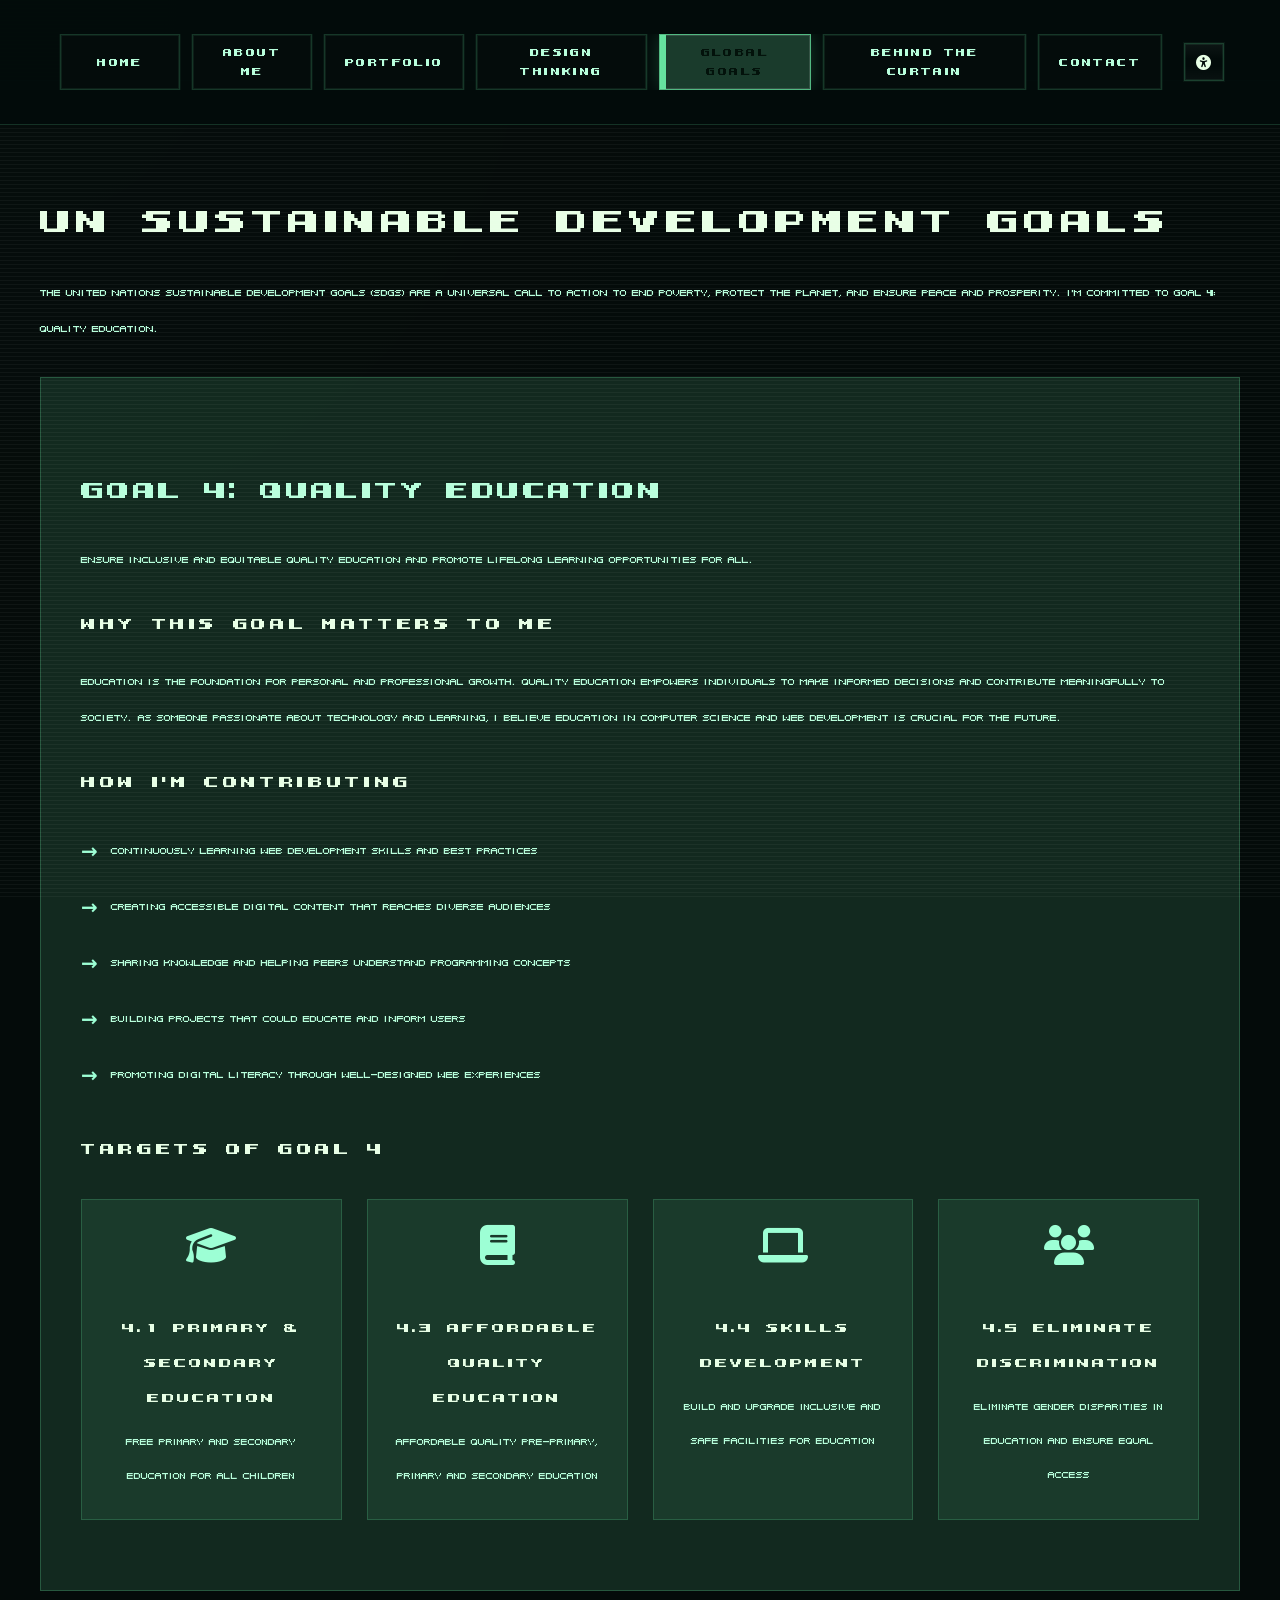
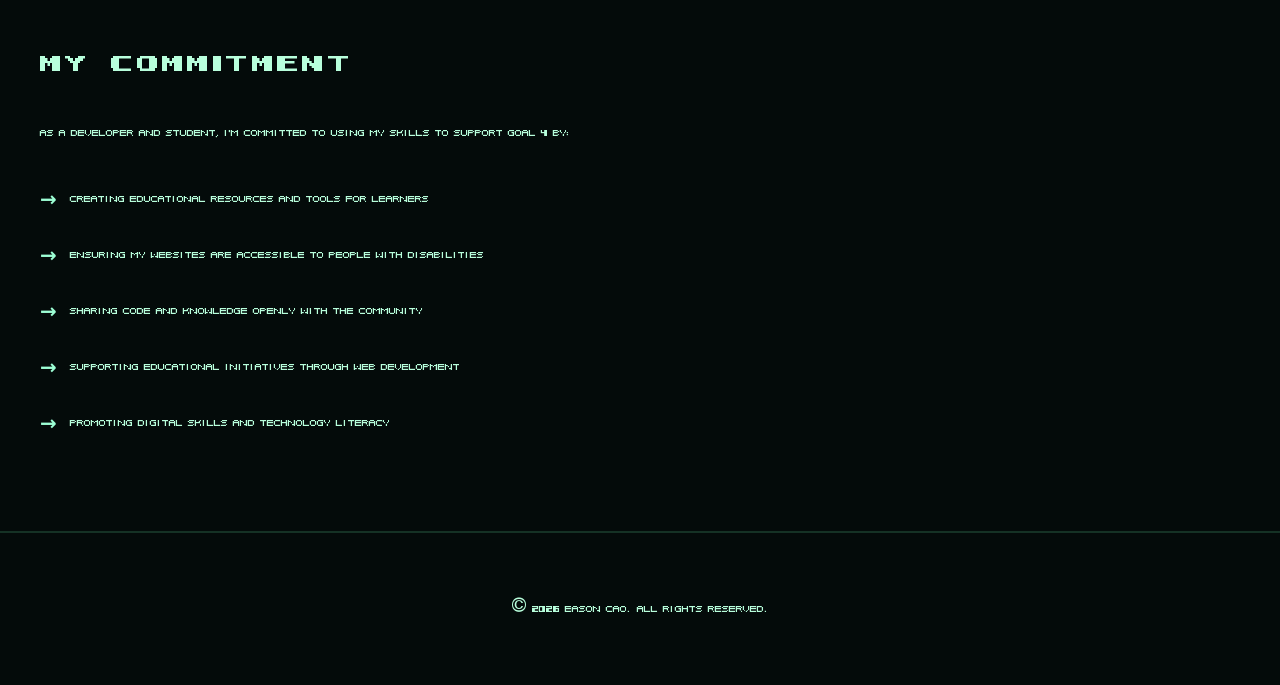
<file: global-goals.html>
<!DOCTYPE html>
<html lang="en">
<head>
    <meta charset="UTF-8">
    <meta name="viewport" content="width=device-width, initial-scale=1.0">
    <title>UN Global Goals</title>
    <link rel="stylesheet" href="styles/style.css">
    <link rel="stylesheet" href="https://cdnjs.cloudflare.com/ajax/libs/font-awesome/6.4.0/css/all.min.css">
</head>
<body>
    <header>
        <div class="nav-container">
            <nav>
                <ul class="nav-links">
                    <li><a href="index.html">Home</a></li>
                    <li><a href="about.html">About me</a></li>
                    <li><a href="projects.html">Portfolio</a></li>
                    <li><a href="design-thinking.html">Design Thinking</a></li>
                    <li><a href="global-goals.html">Global Goals</a></li>
                    <li><a href="behind-curtain.html">Behind the Curtain</a></li>
                    <li><a href="contact.html">Contact</a></li>
                </ul>
            </nav>

            <div class="accessibility-controls" aria-label="Accessibility controls">
                <button type="button" class="accessibility-toggle" id="acc-toggle" aria-expanded="false" aria-controls="accessibility-panel" aria-label="Toggle accessibility menu">
                    <i class="fas fa-universal-access" aria-hidden="true"></i>
                </button>

                <div class="accessibility-panel" id="accessibility-panel" role="region" aria-label="Accessibility menu">
                    <h4>Accessibility</h4>
                    <div class="accessibility-mode-row">
                        <button type="button" class="acc-mode-btn" id="acc-cb-cycle" data-acc-mode="cb_cycle" aria-pressed="false">Color (cycle)</button>
                        <button type="button" class="acc-mode-btn" id="acc-narrator" data-acc-mode="narrator" aria-pressed="false">Narrator mode</button>
                    </div>
                    <div style="margin-top:10px;">
                        <button type="button" class="acc-mode-btn" id="acc-tts-stop" aria-pressed="false">Stop Narrator</button>
                    </div>
                </div>
            </div>
        </div>
    </header>

    <section id="global-goals" class="page-section">
        <div class="page-container">
            <h1>UN Sustainable Development Goals</h1>
            
            <p class="intro-text">The United Nations Sustainable Development Goals (SDGs) are a universal call to action to end poverty, protect the planet, and ensure peace and prosperity. I'm committed to Goal 4: Quality Education.</p>
            
            <div class="goal-highlight">
                <div class="goal-content">
                    <h2>Goal 4: Quality Education</h2>
                    <p class="goal-description">Ensure inclusive and equitable quality education and promote lifelong learning opportunities for all.</p>
                    
                    <h3>Why This Goal Matters to Me</h3>
                    <p>Education is the foundation for personal and professional growth. Quality education empowers individuals to make informed decisions and contribute meaningfully to society. As someone passionate about technology and learning, I believe education in computer science and web development is crucial for the future.</p>
                    
                    <h3>How I'm Contributing</h3>
                    <ul class="contribution-list">
                        <li>Continuously learning web development skills and best practices</li>
                        <li>Creating accessible digital content that reaches diverse audiences</li>
                        <li>Sharing knowledge and helping peers understand programming concepts</li>
                        <li>Building projects that could educate and inform users</li>
                        <li>Promoting digital literacy through well-designed web experiences</li>
                    </ul>
                    
                    <h3>Targets of Goal 4</h3>
                    <div class="targets-grid">
                        <div class="target-card">
                            <i class="fas fa-graduation-cap"></i>
                            <h4>4.1 Primary & Secondary Education</h4>
                            <p>Free primary and secondary education for all children</p>
                        </div>
                        
                        <div class="target-card">
                            <i class="fas fa-book"></i>
                            <h4>4.3 Affordable Quality Education</h4>
                            <p>Affordable quality pre-primary, primary and secondary education</p>
                        </div>
                        
                        <div class="target-card">
                            <i class="fas fa-laptop"></i>
                            <h4>4.4 Skills Development</h4>
                            <p>Build and upgrade inclusive and safe facilities for education</p>
                        </div>
                        
                        <div class="target-card">
                            <i class="fas fa-users"></i>
                            <h4>4.5 Eliminate Discrimination</h4>
                            <p>Eliminate gender disparities in education and ensure equal access</p>
                        </div>
                    </div>
                </div>
            </div>
            
            <h2>My Commitment</h2>
            <p>As a developer and student, I'm committed to using my skills to support Goal 4 by:</p>
            <ul class="commitment-list">
                <li>Creating educational resources and tools for learners</li>
                <li>Ensuring my websites are accessible to people with disabilities</li>
                <li>Sharing code and knowledge openly with the community</li>
                <li>Supporting educational initiatives through web development</li>
                <li>Promoting digital skills and technology literacy</li>
            </ul>
        </div>
    </section>

    <footer>
        <p>&copy; 2026 Eason Cao. All rights reserved.</p>
    </footer>

    <script src="scripts/script.js"></script>
</body>
</html>
</file>
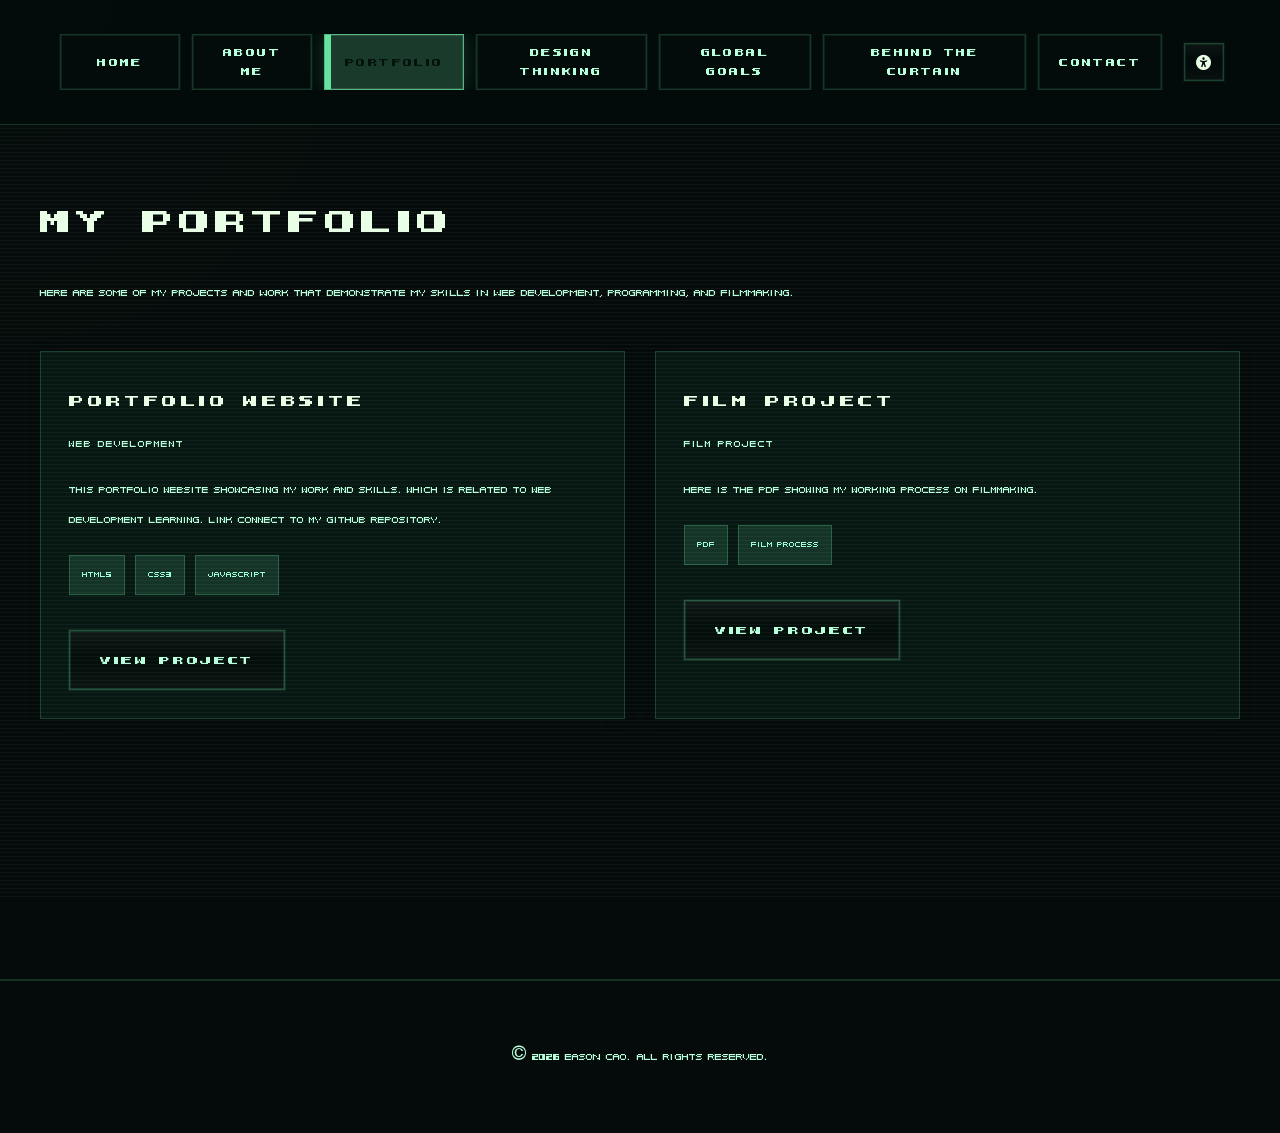
<file: projects.html>
<!DOCTYPE html>
<html lang="en">
<head>
    <meta charset="UTF-8">
    <meta name="viewport" content="width=device-width, initial-scale=1.0">
    <title>My Projects</title>
    <link rel="stylesheet" href="styles/style.css">
    <link rel="stylesheet" href="https://cdnjs.cloudflare.com/ajax/libs/font-awesome/6.4.0/css/all.min.css">
</head>
<body>
    <header>
        <div class="nav-container">
            <nav>
                <ul class="nav-links">
                    <li><a href="index.html">Home</a></li>
                    <li><a href="about.html">About me</a></li>
                    <li><a href="projects.html">Portfolio</a></li>
                    <li><a href="design-thinking.html">Design Thinking</a></li>
                    <li><a href="global-goals.html">Global Goals</a></li>
                    <li><a href="behind-curtain.html">Behind the Curtain</a></li>
                    <li><a href="contact.html">Contact</a></li>
                </ul>
            </nav>

            <div class="accessibility-controls" aria-label="Accessibility controls">
                <button type="button" class="accessibility-toggle" id="acc-toggle" aria-expanded="false" aria-controls="accessibility-panel" aria-label="Toggle accessibility menu">
                    <i class="fas fa-universal-access" aria-hidden="true"></i>
                </button>

                <div class="accessibility-panel" id="accessibility-panel" role="region" aria-label="Accessibility menu">
                    <h4>Accessibility</h4>
                    <div class="accessibility-mode-row">
                        <button type="button" class="acc-mode-btn" id="acc-cb-cycle" data-acc-mode="cb_cycle" aria-pressed="false">Color (cycle)</button>
                        <button type="button" class="acc-mode-btn" id="acc-narrator" data-acc-mode="narrator" aria-pressed="false">Narrator mode</button>
                    </div>
                    <div style="margin-top:10px;">
                        <button type="button" class="acc-mode-btn" id="acc-tts-stop" aria-pressed="false">Stop Narrator</button>
                    </div>
                </div>
            </div>
        </div>
    </header>

    <section id="projects" class="page-section">
        <div class="page-container">
            <h1>My Portfolio</h1>
            <p class="intro-text">Here are some of my projects and work that demonstrate my skills in web development, programming, and filmmaking.</p>
            
            <div class="project-grid">
                <div class="project-card">
                    <h3>Portfolio Website</h3>
                    <p class="project-type">Web Development</p>
                    <p>This portfolio website showcasing my work and skills. Which is related to web development learning. Link connect to my github repository.</p>
                    <div class="project-tags">
                        <span class="tag">HTML5</span>
                        <span class="tag">CSS3</span>
                        <span class="tag">JavaScript</span>
                    </div>
                    <a href="attached-pages/work.html" class="btn btn-secondary" style="margin-top: 15px;">View Project</a>
                </div>
                
                <div class="project-card">
                    <h3>Film project</h3>
                    <p class="project-type">Film project</p>
                    <p>Here is the PDF showing my working process on filmmaking.</p>
                    <div class="project-tags">
                        <span class="tag">PDF</span>
                        <span class="tag">Film process</span>
                    </div>
                    <a href="attached-pages/pdf-viewer.html" class="btn btn-secondary" style="margin-top: 15px;">View Project</a>
                </div>
            </div>
        </div>
    </section>

    <footer>
        <p>&copy; 2026 Eason Cao. All rights reserved.</p>
    </footer>

    <script src="scripts/script.js"></script>
</body>
</html>
</file>
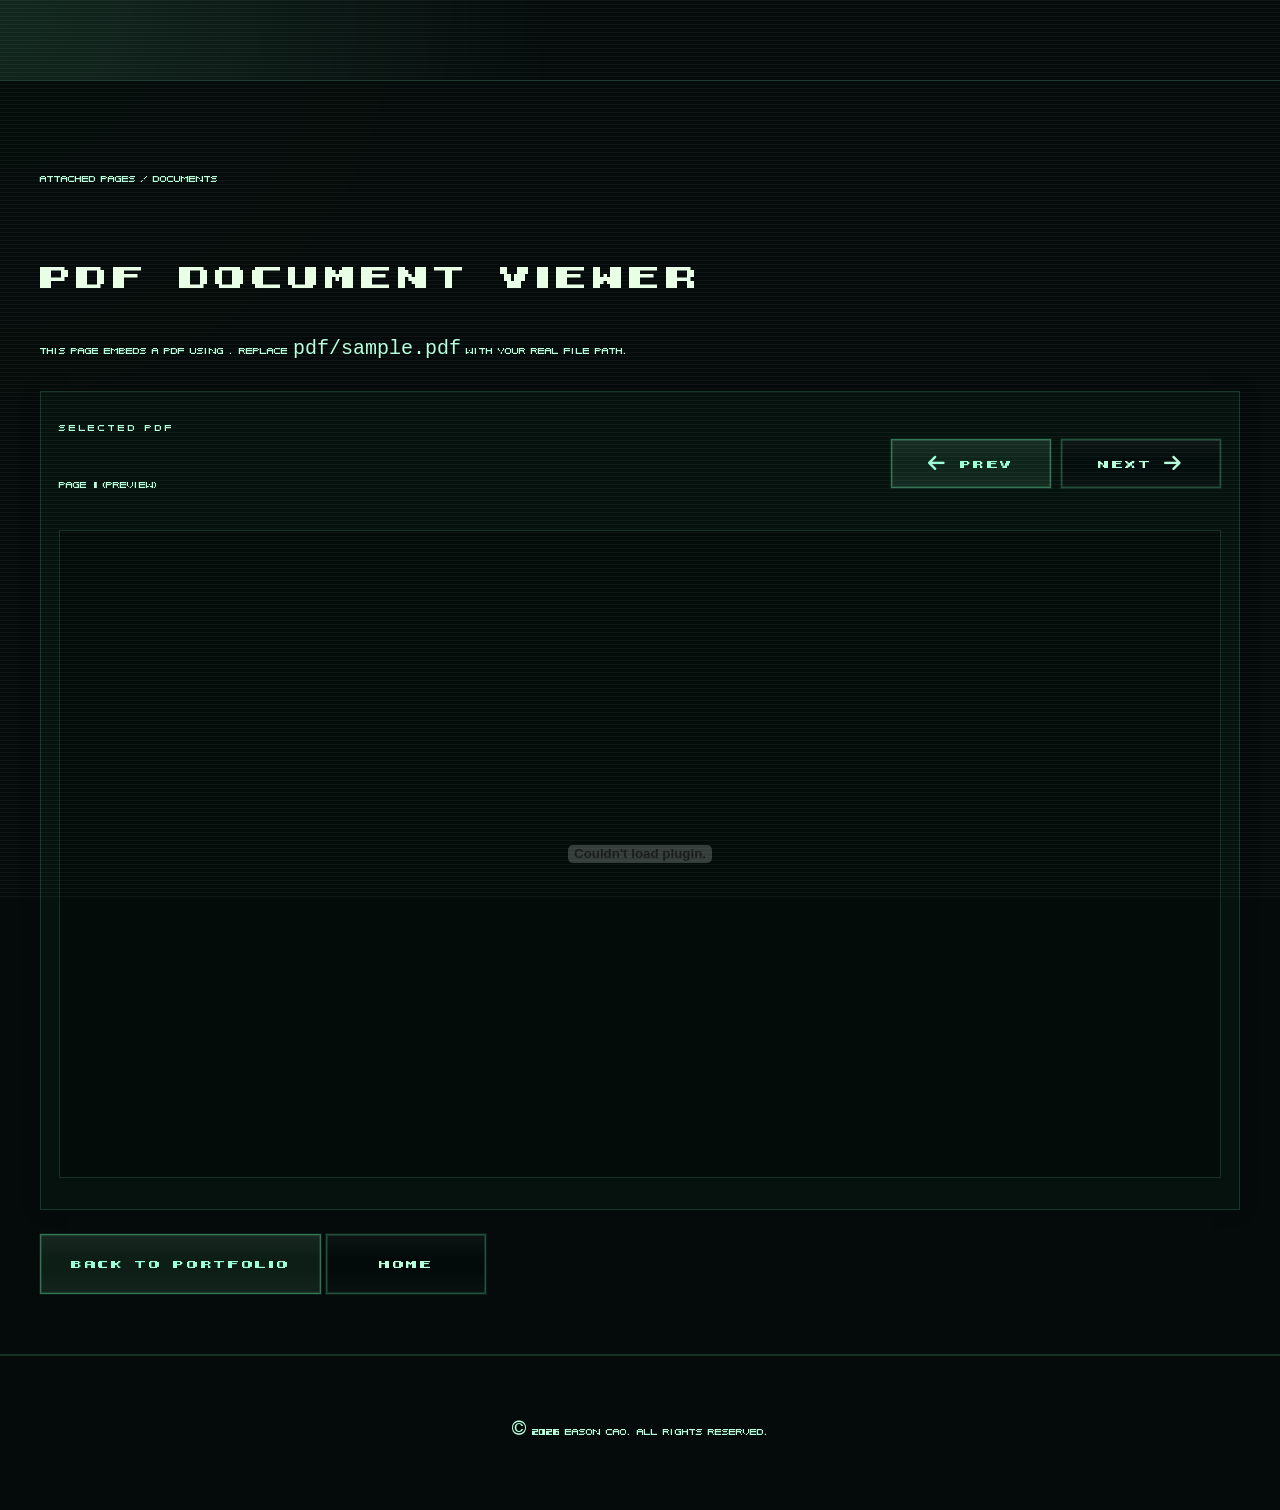
<file: Attached pages/pdf-viewer.html>
<!DOCTYPE html>
<html lang="en">
<head>
    <meta charset="UTF-8">
    <meta name="viewport" content="width=device-width, initial-scale=1.0">
    <title>Eason Cao - PDF Viewer</title>
    <link rel="stylesheet" href="../styles/style.css">
    <link rel="stylesheet" href="https://cdnjs.cloudflare.com/ajax/libs/font-awesome/6.4.0/css/all.min.css">
    <style>
        .pdf-shell {
            margin-top: 22px;
            border: 1px solid var(--panel-border);
            background: var(--panel);
            padding: 18px;
            box-shadow: 0 0 18px rgba(0, 0, 0, 0.18);
        }

        .pdf-header {
            display: flex;
            gap: 14px;
            flex-wrap: wrap;
            align-items: center;
            justify-content: space-between;
            margin-bottom: 12px;
        }

        .pdf-header-left {
            display: flex;
            flex-direction: column;
            gap: 6px;
        }

        .pdf-title {
            color: var(--text-lighter);
            font-weight: 700;
            letter-spacing: 0.14em;
            text-transform: uppercase;
            margin: 0;
        }

        .pdf-subtitle {
            color: var(--text-light);
            margin: 0;
            font-size: 0.95rem;
        }

        .pdf-controls {
            display: flex;
            gap: 10px;
            flex-wrap: wrap;
            align-items: center;
        }

        .pdf-embed {
            width: 100%;
            height: min(72vh, 720px);
            border: 1px solid rgba(114, 255, 179, 0.16);
            background: rgba(0, 0, 0, 0.35);
        }

        .pdf-fallback {
            display: none;
            margin-top: 12px;
            color: var(--text-light);
        }

        .pdf-fallback a {
            color: var(--accent-light);
            text-decoration: none;
            font-weight: 700;
            border-bottom: 1px solid rgba(114, 255, 179, 0.35);
        }

        @media (max-width: 768px) {
            .pdf-embed {
                height: 60vh;
            }
        }
    </style>
</head>
<body>
    <section class="page-section">
        <div class="page-container">
            <p class="intro-text">Attached Pages / Documents</p>
            <h1>PDF Document Viewer</h1>
            <p>
                This page embeds a PDF using <code><embed></code>. Replace <code>pdf/sample.pdf</code>
                with your real file path.
            </p>

            <div class="pdf-shell">
                <div class="pdf-header">
                    <div class="pdf-header-left">
                        <p class="pdf-title">Selected PDF</p>
                        <p class="pdf-subtitle" id="pdf-subtitle">Loading…</p>
                    </div>

                    <div class="pdf-controls" aria-label="PDF controls">
                        <button class="btn btn-primary" type="button" id="btnPrev">
                            <i class="fa-solid fa-arrow-left"></i> Prev
                        </button>
                        <button class="btn" type="button" id="btnNext">
                            Next <i class="fa-solid fa-arrow-right"></i>
                        </button>
                    </div>
                </div>

                <embed
                    class="pdf-embed"
                    id="pdfEmbed"
                    type="application/pdf"
                    src="pdf/sample.pdf"
                    aria-label="PDF preview"
                />

                <div class="pdf-fallback" id="pdfFallback">
                    Your browser cannot display this PDF inline.
                    <a id="pdfFallbackLink" href="pdf/sample.pdf" target="_blank" rel="noreferrer">Download / Open the PDF</a>
                </div>
            </div>

            <div class="branch-footer" style="margin-top: 24px;">
                <a href="../projects.html" class="btn btn-primary">Back to Portfolio</a>
                <a href="../index.html" class="btn">Home</a>
            </div>
        </div>
    </section>

    <footer>
        <p>&copy; 2026 Eason Cao. All rights reserved.</p>
    </footer>

    <script>
        (function () {
            const embed = document.getElementById('pdfEmbed');
            const subtitle = document.getElementById('pdf-subtitle');
            const fallback = document.getElementById('pdfFallback');
            const fallbackLink = document.getElementById('pdfFallbackLink');

            // Prev/Next for PDFs via fragment (works in many browsers / PDF viewers)
            let page = 1;
            const baseSrc = embed.getAttribute('src');

            const sync = () => {
                embed.setAttribute('src', baseSrc + '#page=' + page);
                subtitle.textContent = `Page ${page} (preview)`;
            };

            document.getElementById('btnPrev').addEventListener('click', () => {
                page = Math.max(1, page - 1);
                sync();
            });

            document.getElementById('btnNext').addEventListener('click', () => {
                page += 1;
                sync();
            });

            // Basic fallback: show fallback link if embed fails to load quickly.
            const showFallback = () => {
                fallback.style.display = 'block';
                fallbackLink.href = baseSrc;
                subtitle.textContent = 'PDF preview not available';
            };

            // If the browser keeps showing “Loading…”, switch to fallback.
            setTimeout(() => {
                // Many browsers don't expose load errors for <embed>, so we do a light heuristic.
                // If subtitle is still default, show fallback.
                if (subtitle.textContent === 'Loading…') showFallback();
            }, 1500);

            sync();
        })();
    </script>
</body>
</html>
</file>
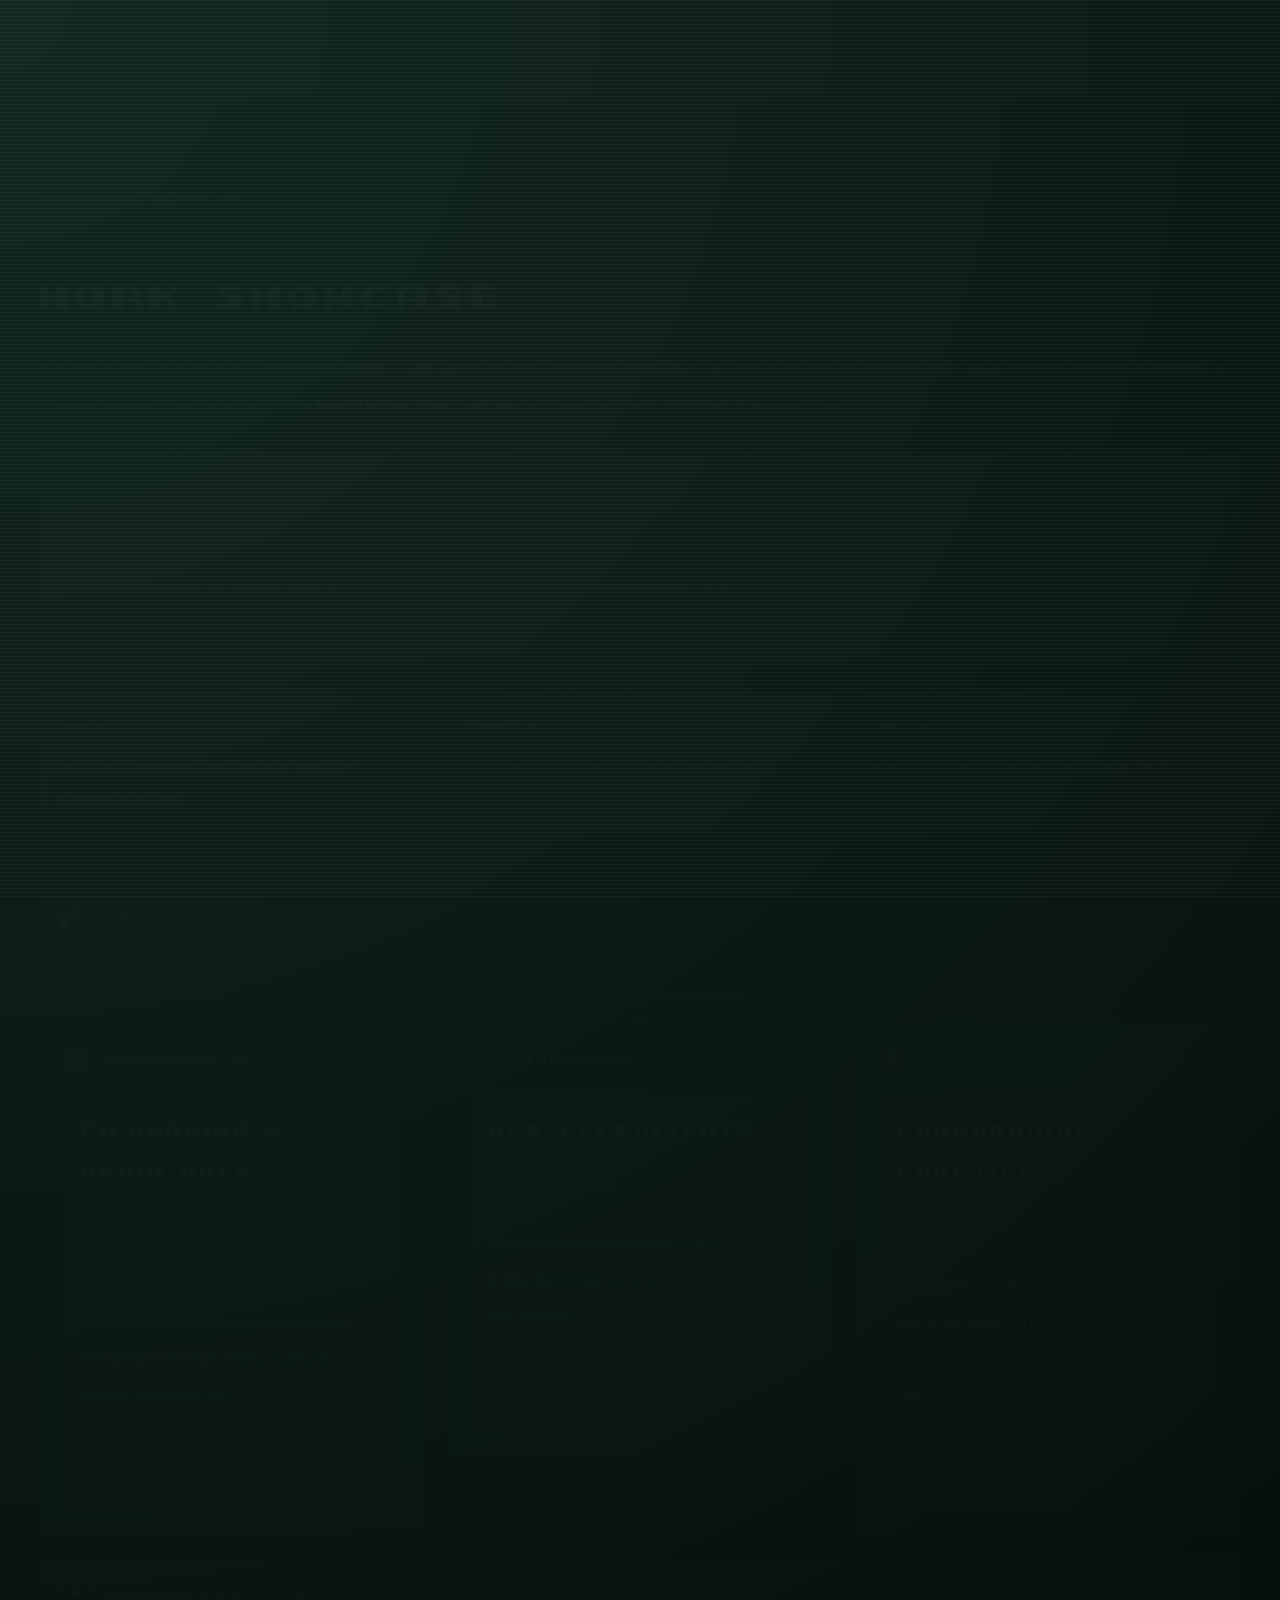
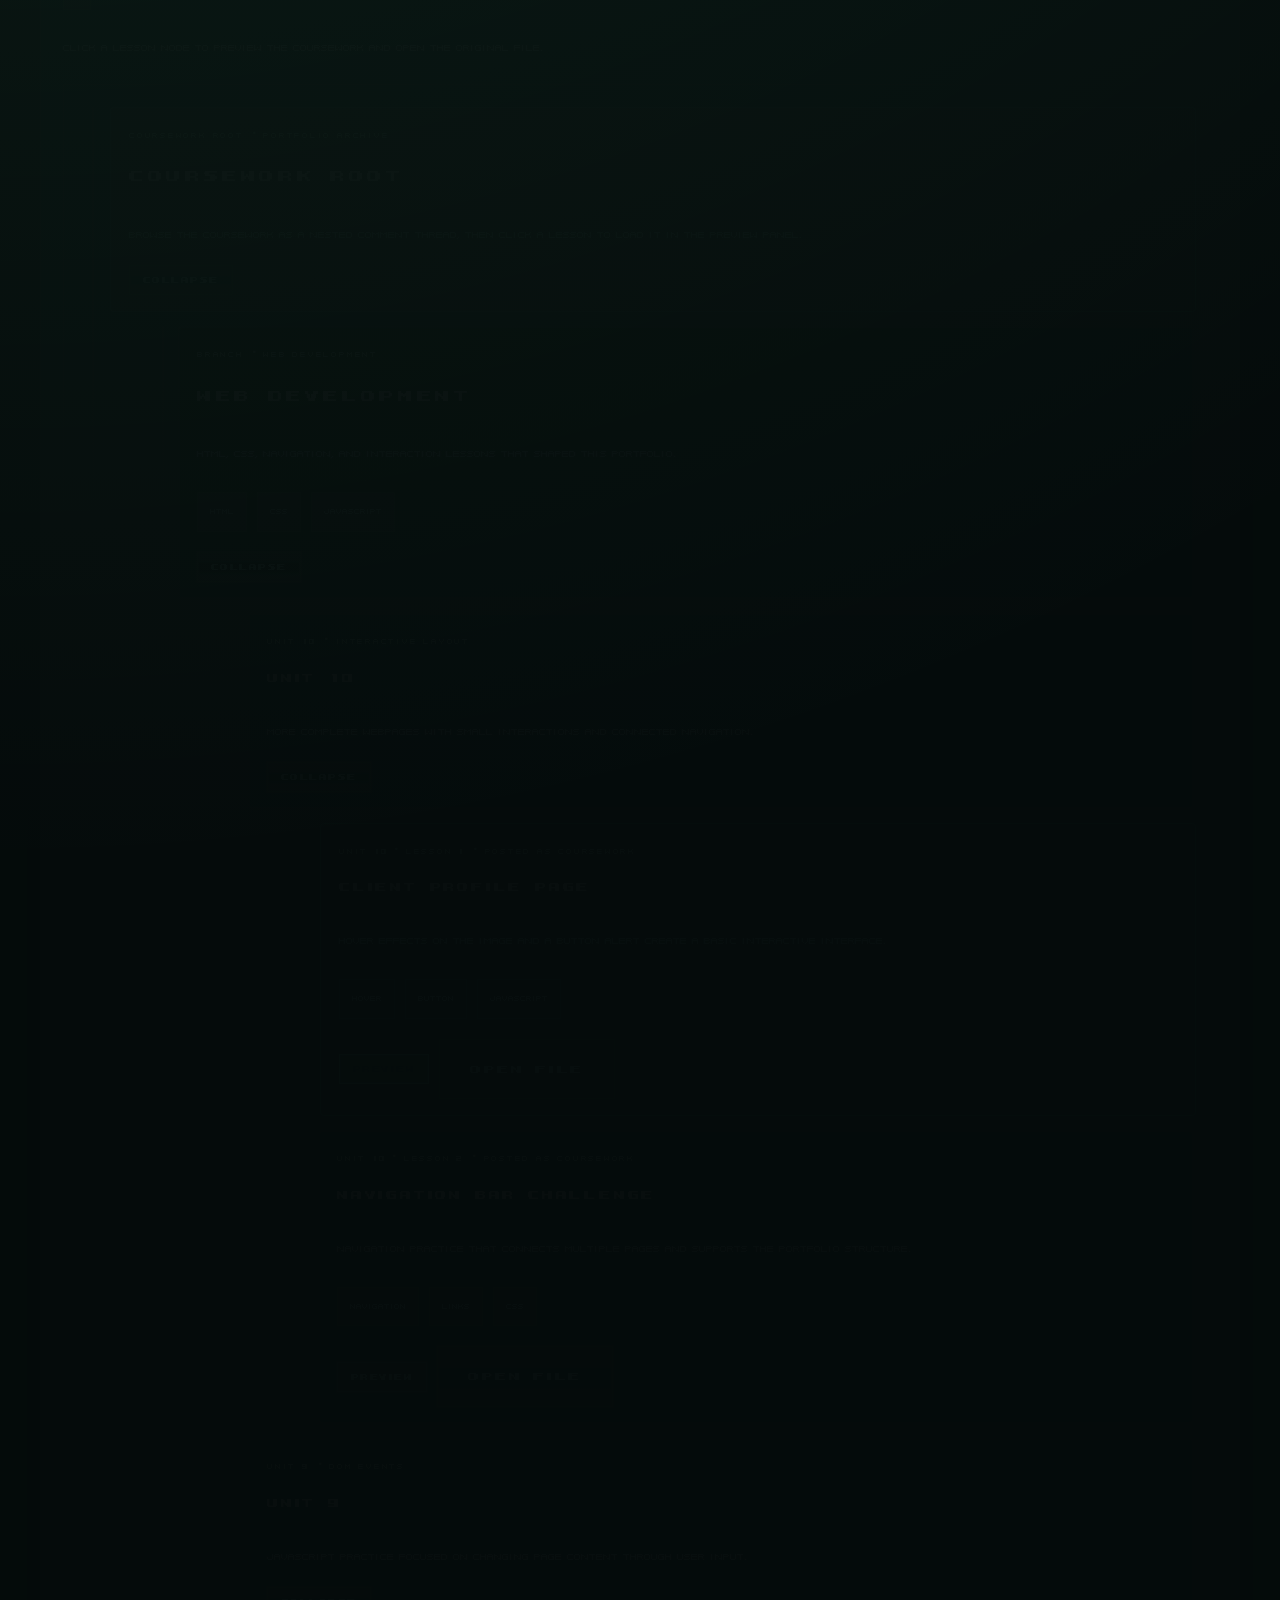
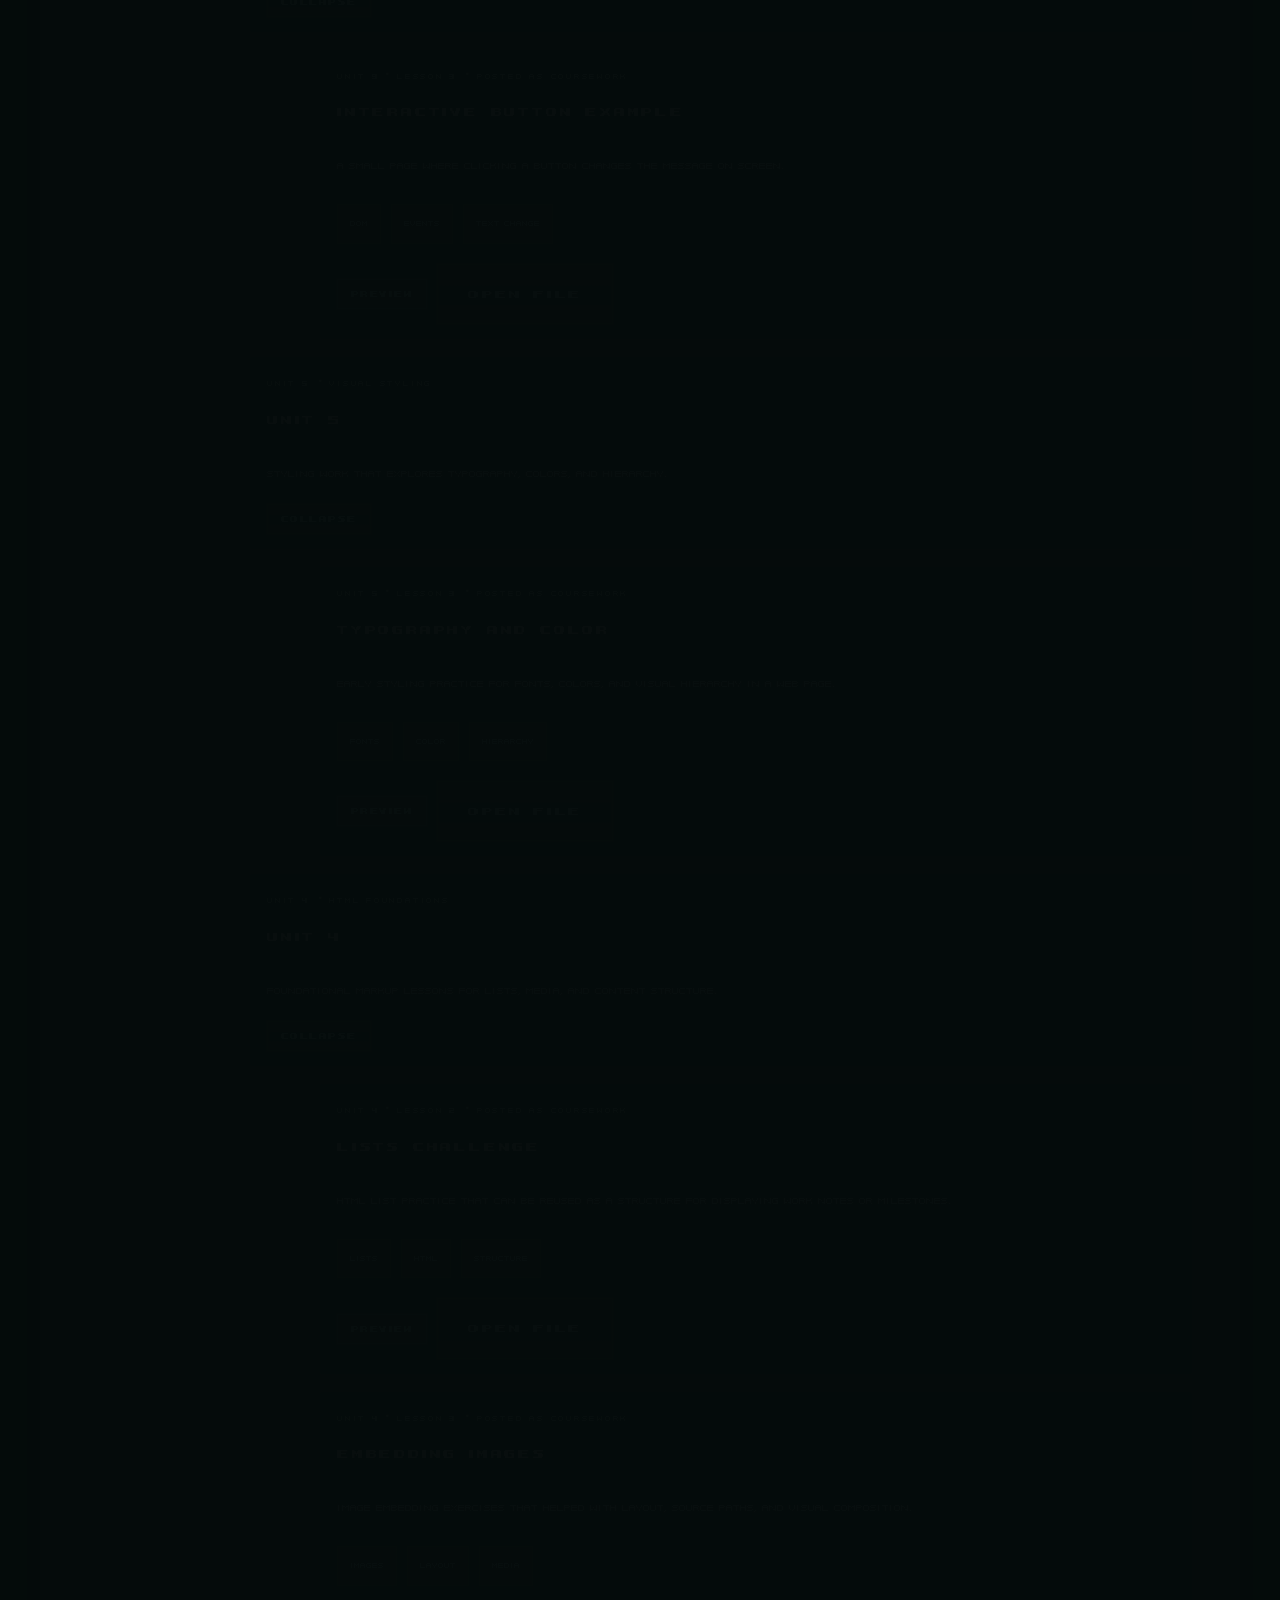
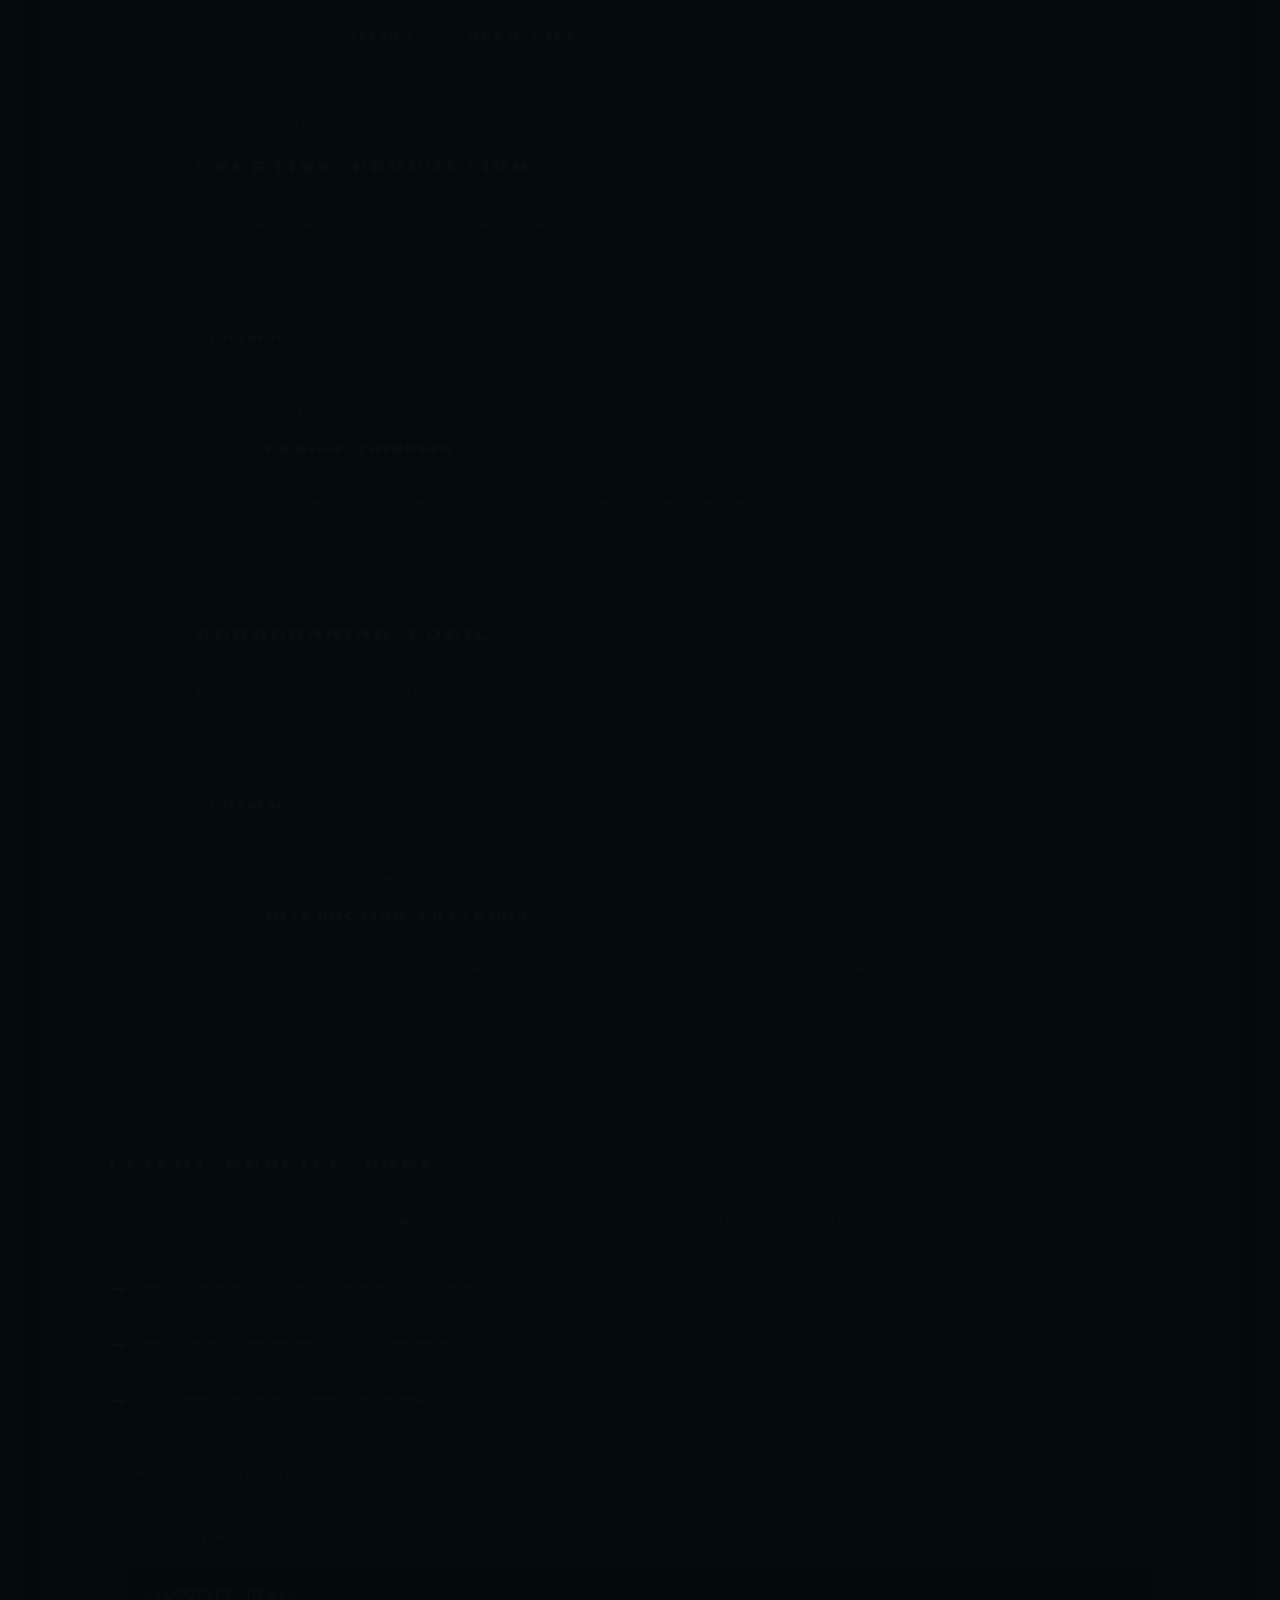
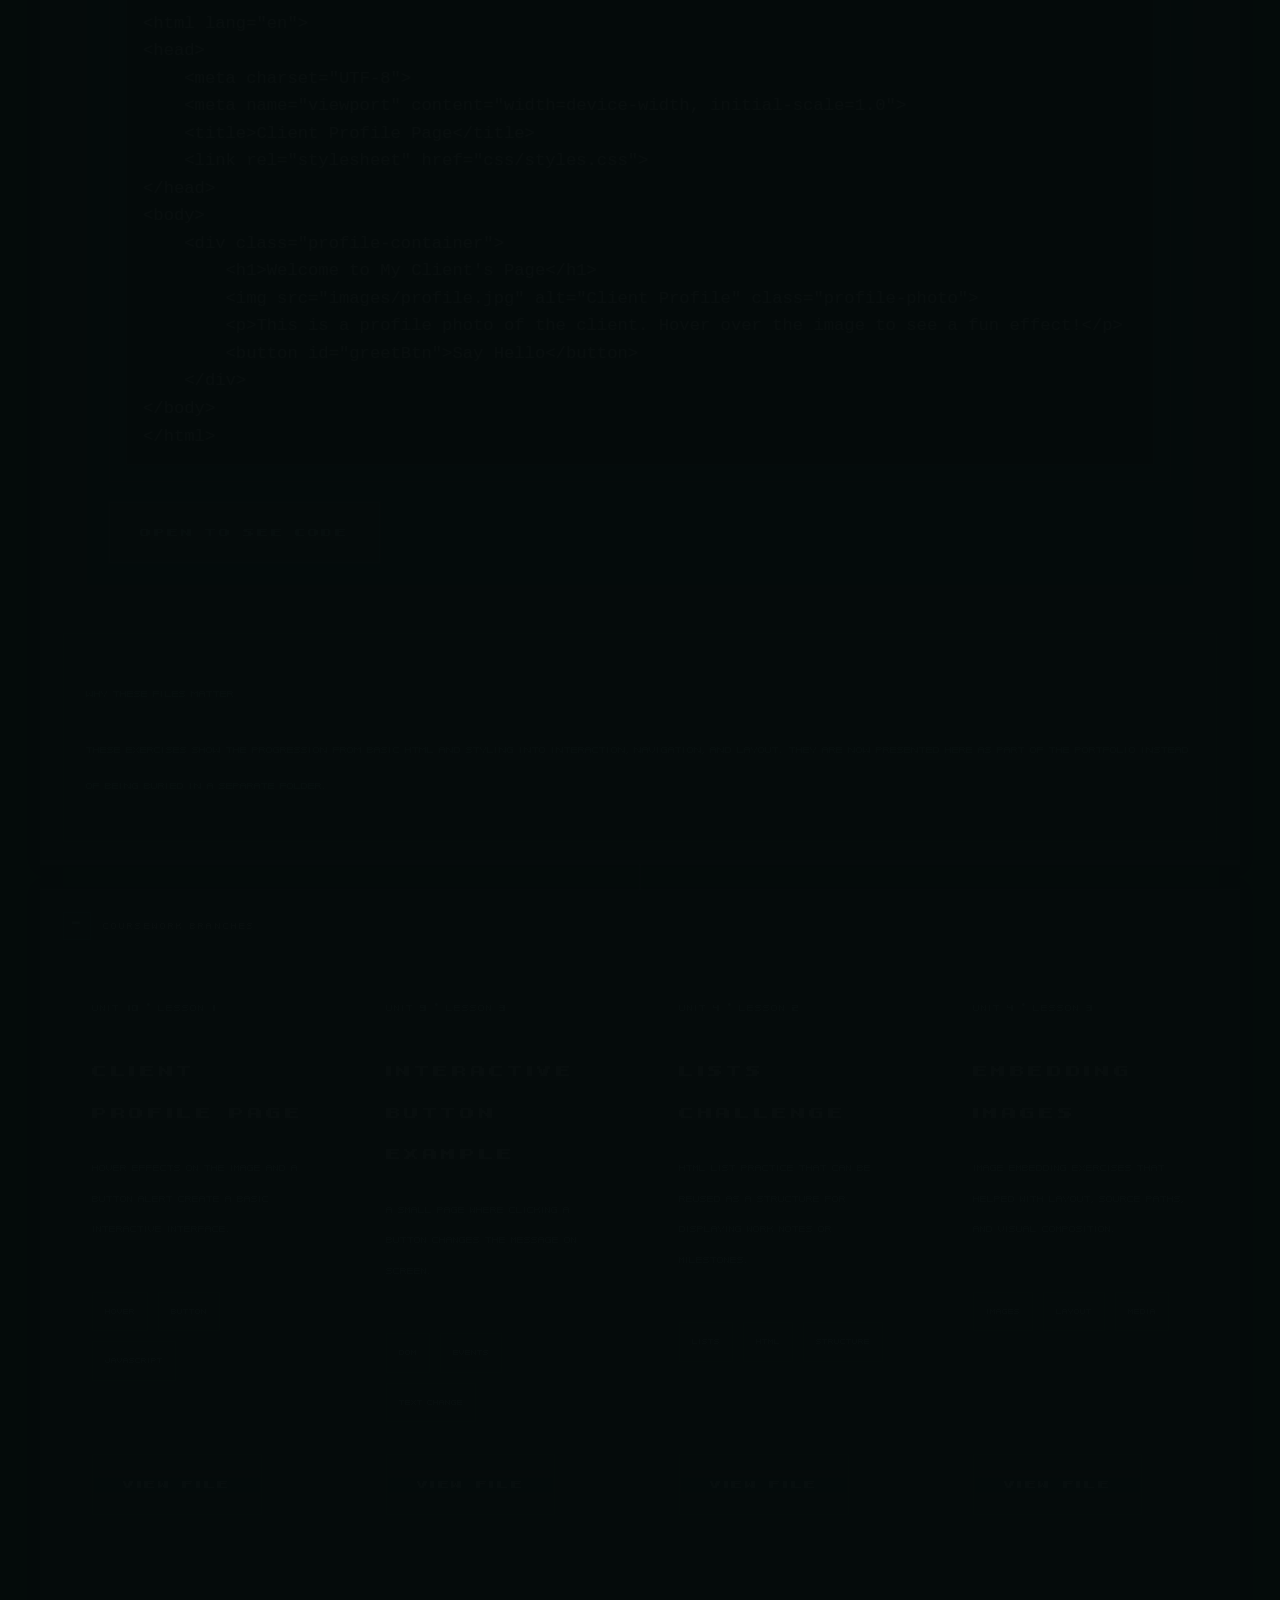
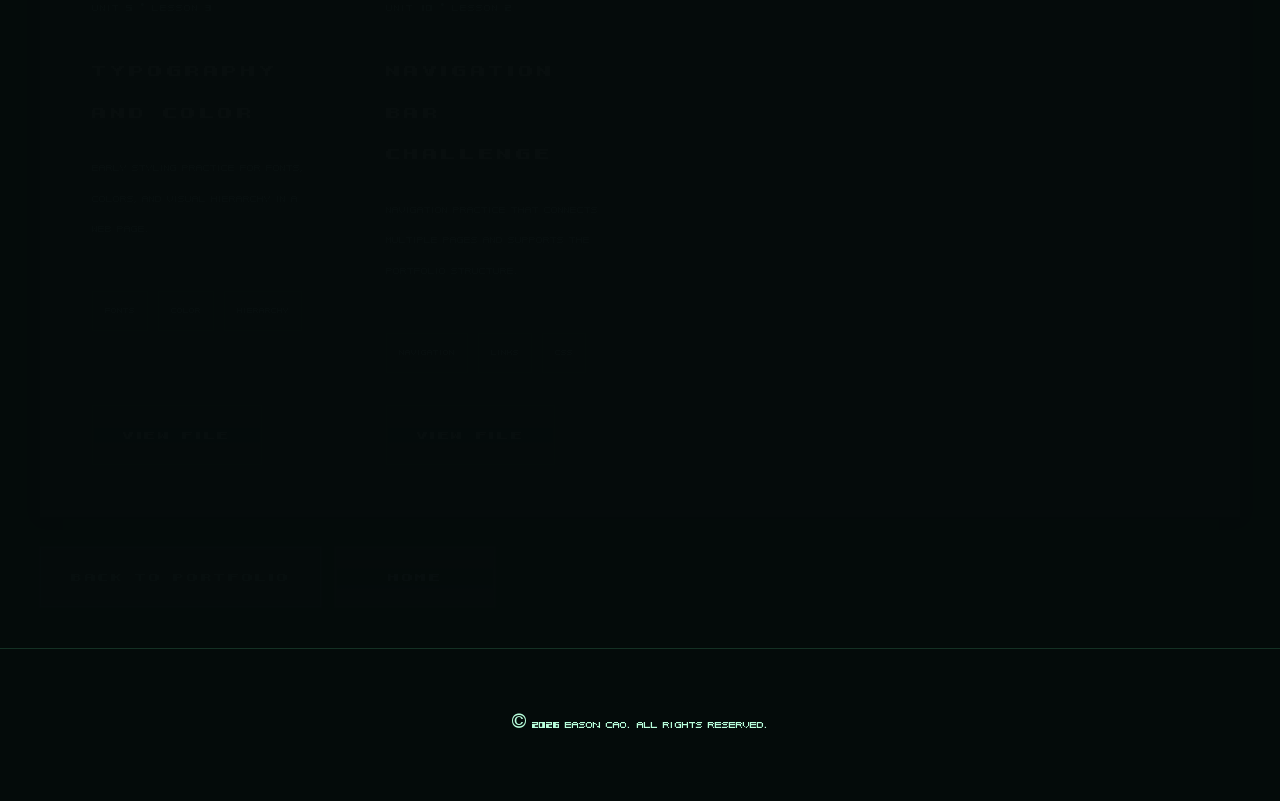
<file: Attached pages/work.html>
<!DOCTYPE html>
<html lang="en">
<head>
    <meta charset="UTF-8">
    <meta name="viewport" content="width=device-width, initial-scale=1.0">
    <title>Eason Cao - Attached Work</title>
    <link rel="stylesheet" href="../styles/style.css">
    <link rel="stylesheet" href="https://cdnjs.cloudflare.com/ajax/libs/font-awesome/6.4.0/css/all.min.css">
    <style>
        .tree-board {
            position: relative;
            margin-top: 28px;
            padding: 24px 0 0;
        }

        .tree-root {
            position: relative;
            display: inline-flex;
            align-items: center;
            gap: 12px;
            background: rgba(114, 255, 179, 0.12);
            border: 1px solid rgba(114, 255, 179, 0.28);
            padding: 16px 20px;
            color: var(--text-lighter);
            text-transform: uppercase;
            letter-spacing: 0.14em;
            font-weight: 700;
            box-shadow: inset 0 0 0 1px rgba(114, 255, 179, 0.08);
        }

        .tree-root::after {
            content: "";
            position: absolute;
            left: 50%;
            bottom: -28px;
            width: 2px;
            height: 28px;
            background: rgba(114, 255, 179, 0.32);
        }

        .tree-branches {
            position: relative;
            margin-top: 44px;
            padding-top: 26px;
        }

        .tree-branches::before {
            content: "";
            position: absolute;
            top: 0;
            left: 10%;
            right: 10%;
            height: 2px;
            background: rgba(114, 255, 179, 0.22);
        }

        .tree-grid {
            display: grid;
            grid-template-columns: repeat(auto-fit, minmax(260px, 1fr));
            gap: 24px;
            align-items: start;
        }

        .tree-node {
            position: relative;
            background: rgba(8, 25, 20, 0.94);
            border: 1px solid rgba(114, 255, 179, 0.18);
            padding: 22px;
            box-shadow: 0 0 14px rgba(0, 0, 0, 0.12);
        }

        .tree-node::before {
            content: "";
            position: absolute;
            top: -26px;
            left: 50%;
            width: 2px;
            height: 26px;
            transform: translateX(-50%);
            background: rgba(114, 255, 179, 0.22);
        }

        .tree-node summary {
            list-style: none;
            cursor: pointer;
            display: flex;
            align-items: center;
            gap: 12px;
            color: var(--text-lighter);
            font-weight: 700;
            text-transform: uppercase;
            letter-spacing: 0.12em;
            font-size: 0.88rem;
        }

        .tree-node summary::-webkit-details-marker {
            display: none;
        }

        .tree-node summary::before {
            content: "+";
            width: 28px;
            height: 28px;
            display: inline-flex;
            align-items: center;
            justify-content: center;
            background: rgba(114, 255, 179, 0.14);
            border: 1px solid rgba(114, 255, 179, 0.26);
            color: var(--accent-light);
            flex: 0 0 auto;
        }

        .tree-node[open] summary::before {
            content: "−";
        }

        .tree-node-content {
            margin-top: 18px;
        }

        .tree-card {
            background: rgba(114, 255, 179, 0.08);
            border: 1px solid rgba(114, 255, 179, 0.18);
            padding: 18px;
            margin-top: 14px;
        }

        .tree-card h3 {
            margin-top: 0;
            margin-bottom: 10px;
            color: var(--text-lighter);
        }

        .tree-card p {
            margin-bottom: 0;
        }

        .work-summary-grid {
            display: grid;
            grid-template-columns: repeat(auto-fit, minmax(220px, 1fr));
            gap: 18px;
            margin: 28px 0;
        }

        .summary-tile {
            background: rgba(114, 255, 179, 0.08);
            border: 1px solid rgba(114, 255, 179, 0.18);
            padding: 18px;
        }

        .summary-tile strong {
            display: block;
            color: var(--text-lighter);
            margin-bottom: 8px;
        }

        .work-lab {
            margin-top: 18px;
            padding: 22px;
            background: rgba(8, 25, 20, 0.94);
            border: 1px solid rgba(114, 255, 179, 0.18);
        }

        .work-controls {
            margin-bottom: 22px;
        }

        .reddit-thread {
            position: relative;
            display: flex;
            flex-direction: column;
            gap: 14px;
        }

        .reddit-branch {
            position: relative;
            padding-left: 22px;
        }

        .reddit-branch::before {
            content: "";
            position: absolute;
            top: 0;
            bottom: 0;
            left: 6px;
            width: 2px;
            background: rgba(114, 255, 179, 0.2);
        }

        .reddit-card {
            position: relative;
            background: rgba(4, 18, 14, 0.92);
            border: 1px solid rgba(114, 255, 179, 0.18);
            border-radius: 4px;
            padding: 16px 18px;
            box-shadow: inset 0 0 0 1px rgba(114, 255, 179, 0.04);
            transition: border-color 0.2s ease, background 0.2s ease, transform 0.2s ease;
        }

        .reddit-card[data-work-target] {
            cursor: pointer;
        }

        .reddit-card[data-work-target]:hover,
        .reddit-card[data-work-target]:focus,
        .reddit-card.is-active {
            background: rgba(114, 255, 179, 0.1);
            border-color: rgba(114, 255, 179, 0.46);
            outline: none;
            transform: translateX(2px);
        }

        .reddit-meta {
            display: flex;
            flex-wrap: wrap;
            gap: 8px;
            align-items: center;
            margin-bottom: 8px;
            color: var(--accent-light);
            font-size: 0.74rem;
            font-weight: 700;
            letter-spacing: 0.12em;
            text-transform: uppercase;
        }

        .reddit-card h3,
        .reddit-card h4 {
            margin: 0 0 8px;
            color: var(--text-lighter);
        }

        .reddit-card p {
            margin-bottom: 12px;
        }

        .reddit-actions {
            display: flex;
            flex-wrap: wrap;
            gap: 10px;
            align-items: center;
            margin-top: 12px;
        }

        .reddit-toggle,
        .reddit-collapse {
            min-width: auto;
            padding: 9px 13px;
            font-size: 0.72rem;
            letter-spacing: 0.1em;
        }

        .reddit-collapse {
            color: var(--accent-light);
        }

        .reddit-toggle.is-active {
            background-color: rgba(114, 255, 179, 0.18);
            color: #03120b;
            border-color: rgba(114, 255, 179, 0.85);
        }

        .reddit-replies {
            display: flex;
            flex-direction: column;
            gap: 14px;
            margin-left: 30px;
            padding-left: 18px;
            padding-top: 14px;
        }

        .reddit-branch.is-collapsed > .reddit-replies {
            display: none;
        }

        .work-preview {
            background: rgba(4, 18, 14, 0.9);
            border: 1px solid rgba(114, 255, 179, 0.16);
            padding: 22px;
        }

        .work-preview-header {
            margin-bottom: 14px;
        }

        .work-preview-actions {
            margin-top: 20px;
        }

        .coursework-note {
            background: rgba(114, 255, 179, 0.08);
            border: 1px solid rgba(114, 255, 179, 0.18);
            padding: 22px;
            margin-top: 24px;
        }

        .coursework-grid {
            display: grid;
            grid-template-columns: repeat(auto-fit, minmax(270px, 1fr));
            gap: 20px;
            margin-top: 24px;
        }

        .coursework-card {
            display: flex;
            flex-direction: column;
            gap: 12px;
        }

        .coursework-card .btn {
            margin-top: auto;
            align-self: flex-start;
        }

        .code-drawer {
            margin-top: 18px;
            border: 1px solid rgba(114, 255, 179, 0.18);
            background: rgba(3, 12, 11, 0.72);
        }

        .code-drawer summary {
            list-style: none;
            cursor: pointer;
            padding: 14px 16px;
            color: var(--text-lighter);
            text-transform: uppercase;
            letter-spacing: 0.14em;
            font-weight: 700;
            display: flex;
            align-items: center;
            gap: 12px;
        }

        .code-drawer summary::-webkit-details-marker {
            display: none;
        }

        .code-drawer summary::before {
            content: "+";
            width: 26px;
            height: 26px;
            display: inline-flex;
            align-items: center;
            justify-content: center;
            background: rgba(114, 255, 179, 0.14);
            border: 1px solid rgba(114, 255, 179, 0.26);
            color: var(--accent-light);
            flex: 0 0 auto;
        }

        .code-drawer[open] summary::before {
            content: "−";
        }

        .code-shell {
            padding: 16px;
            border-top: 1px solid rgba(114, 255, 179, 0.14);
        }

        .code-label {
            display: inline-block;
            margin-bottom: 14px;
            color: var(--accent-light);
            text-transform: uppercase;
            letter-spacing: 0.12em;
            font-size: 0.75rem;
            font-weight: 700;
        }

        pre.code-block {
            margin: 0;
            white-space: pre-wrap;
            word-break: break-word;
            background: rgba(0, 0, 0, 0.35);
            border: 1px solid rgba(114, 255, 179, 0.12);
            padding: 16px;
            color: var(--text-light);
            overflow-x: auto;
            line-height: 1.6;
            font-size: 0.86rem;
        }

        .branch-footer {
            display: flex;
            flex-wrap: wrap;
            gap: 14px;
            margin-top: 30px;
        }

        @media (max-width: 768px) {
            .reddit-branch {
                padding-left: 16px;
            }

            .reddit-replies {
                margin-left: 18px;
                padding-left: 14px;
            }

            .reddit-actions .btn,
            .reddit-toggle,
            .reddit-collapse {
                width: 100%;
            }

            .tree-root {
                width: 100%;
                justify-content: center;
                text-align: center;
            }

            .tree-branches::before {
                left: 50%;
                right: auto;
                width: 2px;
                height: 24px;
                top: 0;
                transform: translateX(-50%);
            }

            .tree-node::before {
                left: 24px;
                top: -26px;
                height: 26px;
            }
        }
    </style>
</head>
<body>
    <section class="page-section">
        <div class="page-container">
            <p class="intro-text">Attached Pages / Selected Work</p>
            <h1>Work Showcase</h1>
            <p>
                This page is showing my study on website development.
                I used wanted to make a repository that looks like unfolds folders and branches so it feels closer to exploring a directory of progress. 
                However I don't have the time to build a branch style interface, so I made a card like interface to showing my work.
            </p>

            <div class="goal-highlight">
                <p class="goal-description">What this page is for</p>
                <p>
                    A card-like layout for showing selected coursework, with expandable sections and an interactive preview panel.
                </p>
            </div>

            <div class="work-summary-grid">
                <div class="summary-tile">
                    <strong>Card Layout</strong>
                    The page is arranged like a growing tree with expandable folders.
                </div>
                <div class="summary-tile">
                    <strong>Interactive</strong>
                    Click the lesson nodes to change the preview.
                </div>
                <div class="summary-tile">
                    <strong>Direct Access</strong>
                    Every item links to the original coursework file.
                </div>
            </div>

            <div class="tree-board">
                <div class="tree-root">
                    <i class="fa-solid fa-code-branch"></i>
                    Coursework Tree
                </div>

                <div class="tree-branches">
                    <div class="tree-grid">
                        <details class="tree-node" open>
                            <summary>Creative Production</summary>
                            <div class="tree-node-content">
                                <div class="tree-card">
                                    <h3>Filmmaking / Media Work</h3>
                                    <p class="project-type">Creative Production</p>
                                    <p>
                                        A collection of filming-related work, including planning, shooting, and editing.
                                        This branch can hold visuals, clips, or process documentation.
                                    </p>
                                    <div class="project-tags">
                                        <span class="tag">Video</span>
                                        <span class="tag">Editing</span>
                                        <span class="tag">Production</span>
                                    </div>
                                </div>
                            </div>
                        </details>

                        <details class="tree-node" open>
                            <summary>Web Development</summary>
                            <div class="tree-node-content">
                                <div class="tree-card">
                                    <h3>Web Experiments</h3>
                                    <p class="project-type">Web Development</p>
                                    <p>
                                        Small interactive pages and layout experiments made while learning HTML, CSS,
                                        and JavaScript.
                                    </p>
                                    <div class="project-tags">
                                        <span class="tag">HTML</span>
                                        <span class="tag">CSS</span>
                                        <span class="tag">JavaScript</span>
                                    </div>
                                </div>
                            </div>
                        </details>

                        <details class="tree-node" open>
                            <summary>Programming Logic</summary>
                            <div class="tree-node-content">
                                <div class="tree-card">
                                    <h3>Programming Practice</h3>
                                    <p class="project-type">Code Work</p>
                                    <p>
                                        Exercises and code challenges from class, including algorithm practice and
                                        problem-solving work that helped me write cleaner logic.
                                    </p>
                                    <div class="project-tags">
                                        <span class="tag">C++</span>
                                        <span class="tag">Logic</span>
                                        <span class="tag">Algorithms</span>
                                    </div>
                                </div>
                            </div>
                        </details>
                    </div>

                    <details class="tree-node" open style="margin-top: 24px;">
                        <summary>Interactive Coursework Lab</summary>
                        <div class="tree-node-content">
                            <p class="intro-text">Click a lesson node to preview the coursework and open the original file.</p>

                            <div class="work-lab" data-work-lab>
                                <div class="work-controls reddit-thread" role="tree" aria-label="Coursework previews">
                                    <div class="reddit-branch" data-thread-branch>
                                        <article class="reddit-card" tabindex="0" data-work-target="client-profile">
                                            <div class="reddit-meta">
                                                <span>Coursework Root</span>
                                                <span>· Portfolio archive</span>
                                            </div>
                                            <h3>Coursework Root</h3>
                                            <p>Browse the coursework as a nested comment thread, then click a lesson to load it in the preview panel.</p>
                                            <div class="reddit-actions">
                                                <button type="button" class="btn btn-secondary reddit-collapse" data-thread-toggle>collapse</button>
                                            </div>
                                        </article>

                                        <div class="reddit-replies">
                                            <div class="reddit-branch" data-thread-branch>
                                                <article class="reddit-card">
                                                    <div class="reddit-meta">
                                                        <span>Branch</span>
                                                        <span>· Web Development</span>
                                                    </div>
                                                    <h3>Web Development</h3>
                                                    <p>HTML, CSS, navigation, and interaction lessons that shaped this portfolio.</p>
                                                    <div class="project-tags">
                                                        <span class="tag">HTML</span>
                                                        <span class="tag">CSS</span>
                                                        <span class="tag">JavaScript</span>
                                                    </div>
                                                    <div class="reddit-actions">
                                                        <button type="button" class="btn btn-secondary reddit-collapse" data-thread-toggle>collapse</button>
                                                    </div>
                                                </article>

                                                <div class="reddit-replies">
                                                    <div class="reddit-branch" data-thread-branch>
                                                        <article class="reddit-card">
                                                            <div class="reddit-meta">
                                                                <span>Unit 10</span>
                                                                <span>· Interactive layout</span>
                                                            </div>
                                                            <h4>Unit 10</h4>
                                                            <p>More complete webpages with small interactions and connected navigation.</p>
                                                            <div class="reddit-actions">
                                                                <button type="button" class="btn btn-secondary reddit-collapse" data-thread-toggle>collapse</button>
                                                            </div>
                                                        </article>

                                                        <div class="reddit-replies">
                                                            <div class="reddit-branch" data-thread-branch>
                                                                <article class="reddit-card is-active" tabindex="0" data-work-target="client-profile">
                                                                    <div class="reddit-meta">
                                                                        <span>Unit 10 · Lesson 1</span>
                                                                        <span>· Posted as coursework</span>
                                                                    </div>
                                                                    <h4>Client Profile Page</h4>
                                                                    <p>Hover effects on the image and a button alert create a basic interactive interface.</p>
                                                                    <div class="project-tags">
                                                                        <span class="tag">Hover</span>
                                                                        <span class="tag">Button</span>
                                                                        <span class="tag">JavaScript</span>
                                                                    </div>
                                                                    <div class="reddit-actions">
                                                                        <button type="button" class="btn btn-primary reddit-toggle is-active" data-work-target="client-profile">Preview</button>
                                                                        <a href="../../WebDev-Coursework-Eason-Cao/Unit-10/Lesson-1/Code Challenge/Index.html" class="btn btn-secondary" target="_blank" rel="noreferrer">Open File</a>
                                                                    </div>
                                                                </article>
                                                            </div>

                                                            <div class="reddit-branch" data-thread-branch>
                                                                <article class="reddit-card" tabindex="0" data-work-target="navigation">
                                                                    <div class="reddit-meta">
                                                                        <span>Unit 10 · Lesson 2</span>
                                                                        <span>· Posted as coursework</span>
                                                                    </div>
                                                                    <h4>Navigation Bar Challenge</h4>
                                                                    <p>Navigation practice that connects multiple pages and supports the portfolio structure.</p>
                                                                    <div class="project-tags">
                                                                        <span class="tag">Navigation</span>
                                                                        <span class="tag">Links</span>
                                                                        <span class="tag">CSS</span>
                                                                    </div>
                                                                    <div class="reddit-actions">
                                                                        <button type="button" class="btn btn-primary reddit-toggle" data-work-target="navigation">Preview</button>
                                                                        <a href="../../WebDev-Coursework-Eason-Cao/Unit-10/Lesson-2/Code Challenge/index.html" class="btn btn-secondary" target="_blank" rel="noreferrer">Open File</a>
                                                                    </div>
                                                                </article>
                                                            </div>
                                                        </div>
                                                    </div>

                                                    <div class="reddit-branch" data-thread-branch>
                                                        <article class="reddit-card">
                                                            <div class="reddit-meta">
                                                                <span>Unit 9</span>
                                                                <span>· DOM events</span>
                                                            </div>
                                                            <h4>Unit 9</h4>
                                                            <p>JavaScript practice focused on changing page content through user input.</p>
                                                            <div class="reddit-actions">
                                                                <button type="button" class="btn btn-secondary reddit-collapse" data-thread-toggle>collapse</button>
                                                            </div>
                                                        </article>

                                                        <div class="reddit-replies">
                                                            <div class="reddit-branch" data-thread-branch>
                                                                <article class="reddit-card" tabindex="0" data-work-target="interactive-button">
                                                                    <div class="reddit-meta">
                                                                        <span>Unit 9 · Lesson 3</span>
                                                                        <span>· Posted as coursework</span>
                                                                    </div>
                                                                    <h4>Interactive Button Example</h4>
                                                                    <p>A small page where clicking a button changes the message on screen.</p>
                                                                    <div class="project-tags">
                                                                        <span class="tag">DOM</span>
                                                                        <span class="tag">Events</span>
                                                                        <span class="tag">Text Change</span>
                                                                    </div>
                                                                    <div class="reddit-actions">
                                                                        <button type="button" class="btn btn-primary reddit-toggle" data-work-target="interactive-button">Preview</button>
                                                                        <a href="../../WebDev-Coursework-Eason-Cao/Unit-9/Lesson-3/Code challenge.html" class="btn btn-secondary" target="_blank" rel="noreferrer">Open File</a>
                                                                    </div>
                                                                </article>
                                                            </div>
                                                        </div>
                                                    </div>

                                                    <div class="reddit-branch" data-thread-branch>
                                                        <article class="reddit-card">
                                                            <div class="reddit-meta">
                                                                <span>Unit 5</span>
                                                                <span>· Visual styling</span>
                                                            </div>
                                                            <h4>Unit 5</h4>
                                                            <p>Styling work that explores typography, colors, and hierarchy.</p>
                                                            <div class="reddit-actions">
                                                                <button type="button" class="btn btn-secondary reddit-collapse" data-thread-toggle>collapse</button>
                                                            </div>
                                                        </article>

                                                        <div class="reddit-replies">
                                                            <div class="reddit-branch" data-thread-branch>
                                                                <article class="reddit-card" tabindex="0" data-work-target="typography">
                                                                    <div class="reddit-meta">
                                                                        <span>Unit 5 · Lesson 3</span>
                                                                        <span>· Posted as coursework</span>
                                                                    </div>
                                                                    <h4>Typography and Color</h4>
                                                                    <p>Early styling practice for fonts, colors, and visual hierarchy in a web page.</p>
                                                                    <div class="project-tags">
                                                                        <span class="tag">Fonts</span>
                                                                        <span class="tag">Color</span>
                                                                        <span class="tag">Hierarchy</span>
                                                                    </div>
                                                                    <div class="reddit-actions">
                                                                        <button type="button" class="btn btn-primary reddit-toggle" data-work-target="typography">Preview</button>
                                                                        <a href="../../WebDev-Coursework-Eason-Cao/Unit-5/Lesson-3/Internal Style to the website.html" class="btn btn-secondary" target="_blank" rel="noreferrer">Open File</a>
                                                                    </div>
                                                                </article>
                                                            </div>
                                                        </div>
                                                    </div>

                                                    <div class="reddit-branch" data-thread-branch>
                                                        <article class="reddit-card">
                                                            <div class="reddit-meta">
                                                                <span>Unit 4</span>
                                                                <span>· HTML foundations</span>
                                                            </div>
                                                            <h4>Unit 4</h4>
                                                            <p>Foundational markup lessons for lists, media, and content structure.</p>
                                                            <div class="reddit-actions">
                                                                <button type="button" class="btn btn-secondary reddit-collapse" data-thread-toggle>collapse</button>
                                                            </div>
                                                        </article>

                                                        <div class="reddit-replies">
                                                            <div class="reddit-branch" data-thread-branch>
                                                                <article class="reddit-card" tabindex="0" data-work-target="lists">
                                                                    <div class="reddit-meta">
                                                                        <span>Unit 4 · Lesson 2</span>
                                                                        <span>· Posted as coursework</span>
                                                                    </div>
                                                                    <h4>Lists Challenge</h4>
                                                                    <p>HTML list practice that can be reused as a structure for displaying work notes or milestones.</p>
                                                                    <div class="project-tags">
                                                                        <span class="tag">Lists</span>
                                                                        <span class="tag">HTML</span>
                                                                        <span class="tag">Structure</span>
                                                                    </div>
                                                                    <div class="reddit-actions">
                                                                        <button type="button" class="btn btn-primary reddit-toggle" data-work-target="lists">Preview</button>
                                                                        <a href="../../WebDev-Coursework-Eason-Cao/Unit-4/lesson-2/Code Challenge Lists.html" class="btn btn-secondary" target="_blank" rel="noreferrer">Open File</a>
                                                                    </div>
                                                                </article>
                                                            </div>

                                                            <div class="reddit-branch" data-thread-branch>
                                                                <article class="reddit-card" tabindex="0" data-work-target="embedding-images">
                                                                    <div class="reddit-meta">
                                                                        <span>Unit 4 · Lesson 3</span>
                                                                        <span>· Posted as coursework</span>
                                                                    </div>
                                                                    <h4>Embedding Images</h4>
                                                                    <p>Image embedding exercises that helped with layout, source paths, and visual composition.</p>
                                                                    <div class="project-tags">
                                                                        <span class="tag">Images</span>
                                                                        <span class="tag">Layout</span>
                                                                        <span class="tag">Media</span>
                                                                    </div>
                                                                    <div class="reddit-actions">
                                                                        <button type="button" class="btn btn-primary reddit-toggle" data-work-target="embedding-images">Preview</button>
                                                                        <a href="../../WebDev-Coursework-Eason-Cao/Unit-4/lesson-3/Code Challenge Embedding Images.html" class="btn btn-secondary" target="_blank" rel="noreferrer">Open File</a>
                                                                    </div>
                                                                </article>
                                                            </div>
                                                        </div>
                                                    </div>
                                                </div>
                                            </div>

                                            <div class="reddit-branch" data-thread-branch>
                                                <article class="reddit-card">
                                                    <div class="reddit-meta">
                                                        <span>Branch</span>
                                                        <span>· Creative Production</span>
                                                    </div>
                                                    <h3>Creative Production</h3>
                                                    <p>Visual planning and media decisions that support stronger web presentation.</p>
                                                    <div class="project-tags">
                                                        <span class="tag">Planning</span>
                                                        <span class="tag">Media</span>
                                                        <span class="tag">Presentation</span>
                                                    </div>
                                                    <div class="reddit-actions">
                                                        <button type="button" class="btn btn-secondary reddit-collapse" data-thread-toggle>collapse</button>
                                                    </div>
                                                </article>
                                                <div class="reddit-replies">
                                                    <div class="reddit-branch" data-thread-branch>
                                                        <article class="reddit-card">
                                                            <div class="reddit-meta">
                                                                <span>Reflection</span>
                                                                <span>· Portfolio support</span>
                                                            </div>
                                                            <h4>Design Thinking</h4>
                                                            <p>Creative choices guide how coursework is grouped, previewed, and explained.</p>
                                                        </article>
                                                    </div>
                                                </div>
                                            </div>

                                            <div class="reddit-branch" data-thread-branch>
                                                <article class="reddit-card">
                                                    <div class="reddit-meta">
                                                        <span>Branch</span>
                                                        <span>· Programming Logic</span>
                                                    </div>
                                                    <h3>Programming Logic</h3>
                                                    <p>Event handling, conditions, and structured thinking behind interactive pages.</p>
                                                    <div class="project-tags">
                                                        <span class="tag">Logic</span>
                                                        <span class="tag">Events</span>
                                                        <span class="tag">Structure</span>
                                                    </div>
                                                    <div class="reddit-actions">
                                                        <button type="button" class="btn btn-secondary reddit-collapse" data-thread-toggle>collapse</button>
                                                    </div>
                                                </article>
                                                <div class="reddit-replies">
                                                    <div class="reddit-branch" data-thread-branch>
                                                        <article class="reddit-card">
                                                            <div class="reddit-meta">
                                                                <span>Practice</span>
                                                                <span>· DOM updates</span>
                                                            </div>
                                                            <h4>Interaction Patterns</h4>
                                                            <p>The preview panel reuses the same kind of click-to-update logic practiced in the coursework.</p>
                                                        </article>
                                                    </div>
                                                </div>
                                            </div>
                                        </div>
                                    </div>
                                </div>

                                <div class="work-preview" aria-live="polite">
                                    <div class="work-preview-header">
                                        <p class="project-type">Coursework Preview</p>
                                        <h3 data-work-title>Client Profile Page</h3>
                                    </div>
                                    <p data-work-description>
                                        A simple interactive profile card from Unit 10. It uses a button click and a hover effect to make the page feel alive.
                                    </p>

                                    <ul class="learning-list" data-work-points>
                                        <li>Uses an image, a button, and a small JavaScript interaction.</li>
                                        <li>Shows how CSS hover states can add feedback.</li>
                                        <li>Good example of an early interactive web page.</li>
                                    </ul>

                                    <details class="code-drawer" data-code-drawer open>
                                        <summary>Open to see code</summary>
                                        <div class="code-shell">
                                            <span class="code-label">Source code preview</span>
                                            <pre class="code-block"><code data-work-code></code></pre>
                                        </div>
                                    </details>

                                    <div class="work-preview-actions">
                                        <a href="../../WebDev-Coursework-Eason-Cao/Unit-10/Lesson-1/Code Challenge/Index.html" class="btn btn-primary" data-work-link target="_blank" rel="noreferrer">Open to see code</a>
                                    </div>
                                </div>
                            </div>

                            <div class="coursework-note">
                                <p class="goal-description">Why these files matter</p>
                                <p>
                                    These exercises show the progression from basic HTML and styling into interaction, navigation, and layout.
                                    They are now presented here as part of the portfolio instead of being buried in a separate folder.
                                </p>
                            </div>
                        </div>
                    </details>

                    <details class="tree-node" open style="margin-top: 24px;">
                        <summary>Coursework Branches</summary>
                        <div class="tree-node-content">
                            <div class="coursework-grid">
                                <article class="project-card coursework-card">
                                    <p class="project-type">Unit 10 · Lesson 1</p>
                                    <h3>Client Profile Page</h3>
                                    <p>Hover effects on the image and a button alert create a basic interactive interface.</p>
                                    <div class="project-tags">
                                        <span class="tag">Hover</span>
                                        <span class="tag">Button</span>
                                        <span class="tag">JavaScript</span>
                                    </div>
                                    <a href="../../WebDev-Coursework-Eason-Cao/Unit-10/Lesson-1/Code Challenge/Index.html" class="btn btn-secondary" target="_blank" rel="noreferrer">View File</a>
                                </article>

                                <article class="project-card coursework-card">
                                    <p class="project-type">Unit 9 · Lesson 3</p>
                                    <h3>Interactive Button Example</h3>
                                    <p>A small page where clicking a button changes the message on screen.</p>
                                    <div class="project-tags">
                                        <span class="tag">DOM</span>
                                        <span class="tag">Events</span>
                                        <span class="tag">Text Change</span>
                                    </div>
                                    <a href="../../WebDev-Coursework-Eason-Cao/Unit-9/Lesson-3/Code challenge.html" class="btn btn-secondary" target="_blank" rel="noreferrer">View File</a>
                                </article>

                                <article class="project-card coursework-card">
                                    <p class="project-type">Unit 4 · Lesson 2</p>
                                    <h3>Lists Challenge</h3>
                                    <p>HTML list practice that can be reused as a structure for displaying work notes or milestones.</p>
                                    <div class="project-tags">
                                        <span class="tag">Lists</span>
                                        <span class="tag">HTML</span>
                                        <span class="tag">Structure</span>
                                    </div>
                                    <a href="../../WebDev-Coursework-Eason-Cao/Unit-4/lesson-2/Code Challenge Lists.html" class="btn btn-secondary" target="_blank" rel="noreferrer">View File</a>
                                </article>

                                <article class="project-card coursework-card">
                                    <p class="project-type">Unit 4 · Lesson 3</p>
                                    <h3>Embedding Images</h3>
                                    <p>Image embedding exercises that helped with layout, source paths, and visual composition.</p>
                                    <div class="project-tags">
                                        <span class="tag">Images</span>
                                        <span class="tag">Layout</span>
                                        <span class="tag">Media</span>
                                    </div>
                                    <a href="../../WebDev-Coursework-Eason-Cao/Unit-4/lesson-3/Code Challenge Embedding Images.html" class="btn btn-secondary" target="_blank" rel="noreferrer">View File</a>
                                </article>

                                <article class="project-card coursework-card">
                                    <p class="project-type">Unit 5 · Lesson 3</p>
                                    <h3>Typography and Color</h3>
                                    <p>Early styling practice for fonts, colors, and visual hierarchy in a web page.</p>
                                    <div class="project-tags">
                                        <span class="tag">Fonts</span>
                                        <span class="tag">Color</span>
                                        <span class="tag">Hierarchy</span>
                                    </div>
                                    <a href="../../WebDev-Coursework-Eason-Cao/Unit-5/Lesson-3/Internal Style to the website.html" class="btn btn-secondary" target="_blank" rel="noreferrer">View File</a>
                                </article>

                                <article class="project-card coursework-card">
                                    <p class="project-type">Unit 10 · Lesson 2</p>
                                    <h3>Navigation Bar Challenge</h3>
                                    <p>Navigation practice that connects multiple pages and supports the portfolio structure.</p>
                                    <div class="project-tags">
                                        <span class="tag">Navigation</span>
                                        <span class="tag">Links</span>
                                        <span class="tag">CSS</span>
                                    </div>
                                    <a href="../../WebDev-Coursework-Eason-Cao/Unit-10/Lesson-2/Code Challenge/index.html" class="btn btn-secondary" target="_blank" rel="noreferrer">View File</a>
                                </article>
                            </div>
                        </div>
                    </details>

                    <div class="branch-footer">
                        <a href="../projects.html" class="btn btn-primary">Back to Portfolio</a>
                        <a href="../index.html" class="btn">Home</a>
                    </div>
                </div>
            </div>
        </div>
    </section>

    <footer>
        <p>&copy; 2026 Eason Cao. All rights reserved.</p>
    </footer>

    <script src="../scripts/script.js"></script>
    <script>
        document.addEventListener('DOMContentLoaded', () => {
            const workLab = document.querySelector('[data-work-lab]');
            if (!workLab) return;

            const lessons = {
                clientProfile: {
                    title: 'Client Profile Page',
                    description: 'A simple interactive profile card from Unit 10. It combines a hover image effect and a click alert to make the layout feel responsive.',
                    points: [
                        'Uses an image, a button, and a JavaScript click event.',
                        'Demonstrates hover feedback with CSS transform.',
                        'Good example of a first interactive web page.'
                    ],
                    link: '../../WebDev-Coursework-Eason-Cao/Unit-10/Lesson-1/Code Challenge/Index.html',
                    code: [
                        '<!DOCTYPE html>',
                        '<html lang="en">',
                        '<head>',
                        '    <meta charset="UTF-8">',
                        '    <meta name="viewport" content="width=device-width, initial-scale=1.0">',
                        '    <title>Client Profile Page</title>',
                        '    <link rel="stylesheet" href="css/styles.css">',
                        '</head>',
                        '<body>',
                        '    <div class="profile-container">',
                        "        <h1>Welcome to My Client's Page</h1>",
                        '        <img src="images/profile.jpg" alt="Client Profile" class="profile-photo">',
                        '        <p>This is a profile photo of the client. Hover over the image to see a fun effect!</p>',
                        '        <button id="greetBtn">Say Hello</button>',
                        '    </div>',
                        '</body>',
                        '</html>'
                    ].join('\n')
                },
                interactiveButton: {
                    title: 'Interactive Button Example',
                    description: 'A small DOM exercise where clicking a button changes the message on screen.',
                    points: [
                        'Shows how events can update page content.',
                        'Keeps the interface simple and focused.',
                        'Useful for learning direct DOM manipulation.'
                    ],
                    link: '../../WebDev-Coursework-Eason-Cao/Unit-9/Lesson-3/Code challenge.html',
                    code: [
                        '<!DOCTYPE html>',
                        '<html>',
                        '<head>',
                        '    <title>Interactive Button Example</title>',
                        '</head>',
                        '<body>',
                        '    <h1>Welcome to My Interactive Page</h1>',
                        '    <p id="message">Hello World!</p>',
                        '    <button onclick="showSmiley()">Click Me!</button>',
                        '',
                        '    <script>',
                        '        function showSmiley() {',
                        '            let messageElement = document.getElementById("message");',
                        '            messageElement.textContent = ":)";',
                        '        }',
                        '    <\/script>',
                        '</body>',
                        '</html>'
                    ].join('\n')
                },
                lists: {
                    title: 'Lists Challenge',
                    description: 'HTML list practice that can be reused for work notes, milestones, or grouped content inside the portfolio.',
                    points: [
                        'Reinforces semantic HTML structure.',
                        'Good for organising repeated items.',
                        'Easy to reuse as a portfolio layout pattern.'
                    ],
                    link: '../../WebDev-Coursework-Eason-Cao/Unit-4/lesson-2/Code Challenge Lists.html',
                    code: [
                        '<!DOCTYPE html>',
                        '<html lang="en">',
                        '<head>',
                        '    <meta charset="UTF-8">',
                        '    <title>Lists Challenge</title>',
                        '</head>',
                        '<body>',
                        '    <h1>My List Practice</h1>',
                        '    <ul>',
                        '        <li>HTML lists</li>',
                        '        <li>Nested content</li>',
                        '        <li>Organised structure</li>',
                        '    </ul>',
                        '</body>',
                        '</html>'
                    ].join('\n')
                },
                embeddingImages: {
                    title: 'Embedding Images',
                    description: 'An exercise focused on using images correctly in a webpage and understanding how they affect layout and composition.',
                    points: [
                        'Improves media handling and source paths.',
                        'Helps with visual hierarchy and spacing.',
                        'Useful for portfolio presentation work.'
                    ],
                    link: '../../WebDev-Coursework-Eason-Cao/Unit-4/lesson-3/Code Challenge Embedding Images.html',
                    code: [
                        '<!DOCTYPE html>',
                        '<html lang="en">',
                        '<head>',
                        '    <meta charset="UTF-8">',
                        '    <title>Embedding Images</title>',
                        '</head>',
                        '<body>',
                        '    <h1>Image Practice</h1>',
                        '    <img src="example.jpg" alt="Example image">',
                        '</body>',
                        '</html>'
                    ].join('\n')
                },
                typography: {
                    title: 'Typography and Color',
                    description: 'A styling practice page for fonts, color choices, and visual hierarchy.',
                    points: [
                        'Builds confidence with text styling.',
                        'Shows how color affects readability.',
                        'Useful for improving brand consistency.'
                    ],
                    link: '../../WebDev-Coursework-Eason-Cao/Unit-5/Lesson-3/Internal Style to the website.html',
                    code: [
                        'body {',
                        '    font-family: Arial, sans-serif;',
                        '    background-color: #f4f4f9;',
                        '    color: #222;',
                        '}',
                        '',
                        'h1 {',
                        '    color: #1b5e20;',
                        '    font-size: 2rem;',
                        '}',
                        '',
                        'p {',
                        '    line-height: 1.6;',
                        '}'
                    ].join('\n')
                },
                navigation: {
                    title: 'Navigation Bar Challenge',
                    description: 'A page focused on linking content together with a navigation bar, which is directly useful for this portfolio site.',
                    points: [
                        'Links multiple pages together.',
                        'Supports site structure and usability.',
                        'Very relevant to the current portfolio.'
                    ],
                    link: '../../WebDev-Coursework-Eason-Cao/Unit-10/Lesson-2/Code Challenge/index.html',
                    code: [
                        '<!DOCTYPE html>',
                        '<html lang="en">',
                        '<head>',
                        '    <meta charset="UTF-8">',
                        '    <title>Navigation Bar</title>',
                        '</head>',
                        '<body>',
                        '    <nav>',
                        '        <a href="index.html">Home</a>',
                        '        <a href="about.html">About</a>',
                        '        <a href="contact.html">Contact</a>',
                        '    </nav>',
                        '</body>',
                        '</html>'
                    ].join('\n')
                }
            };

            const lessonTriggers = workLab.querySelectorAll('[data-work-target]');
            const threadToggles = workLab.querySelectorAll('[data-thread-toggle]');
            const title = workLab.querySelector('[data-work-title]');
            const description = workLab.querySelector('[data-work-description]');
            const points = workLab.querySelector('[data-work-points]');
            const link = workLab.querySelector('[data-work-link]');
            const codeBlock = workLab.querySelector('[data-work-code]');
            const codeDrawer = workLab.querySelector('[data-code-drawer]');

            const normalizeLessonKey = (key) => key.replace(/-([a-z])/g, (_, letter) => letter.toUpperCase());

            const setActiveLesson = (key) => {
                if (!key) return;

                const normalizedKey = normalizeLessonKey(key);
                const lesson = lessons[normalizedKey];
                if (!lesson) return;

                lessonTriggers.forEach(trigger => {
                    trigger.classList.toggle('is-active', normalizeLessonKey(trigger.dataset.workTarget) === normalizedKey);
                });

                title.textContent = lesson.title;
                description.textContent = lesson.description;
                points.innerHTML = lesson.points.map(point => `<li>${point}</li>`).join('');
                link.href = lesson.link;
                codeBlock.textContent = lesson.code;
                codeDrawer.open = true;
            };

            lessonTriggers.forEach(trigger => {
                const activateLesson = () => setActiveLesson(trigger.dataset.workTarget);

                trigger.addEventListener('click', event => {
                    if (event.target.closest('a') || event.target.closest('[data-thread-toggle]')) return;
                    activateLesson();
                });

                trigger.addEventListener('keydown', event => {
                    if (event.key !== 'Enter' && event.key !== ' ') return;
                    event.preventDefault();
                    activateLesson();
                });
            });

            threadToggles.forEach(toggle => {
                toggle.addEventListener('click', event => {
                    event.stopPropagation();
                    const branch = toggle.closest('[data-thread-branch]');
                    if (!branch) return;

                    const isCollapsed = branch.classList.toggle('is-collapsed');
                    toggle.textContent = isCollapsed ? 'expand' : 'collapse';
                    toggle.setAttribute('aria-expanded', String(!isCollapsed));
                });
            });

            setActiveLesson('clientProfile');
        });
    </script>
</body>
</html>
</file>
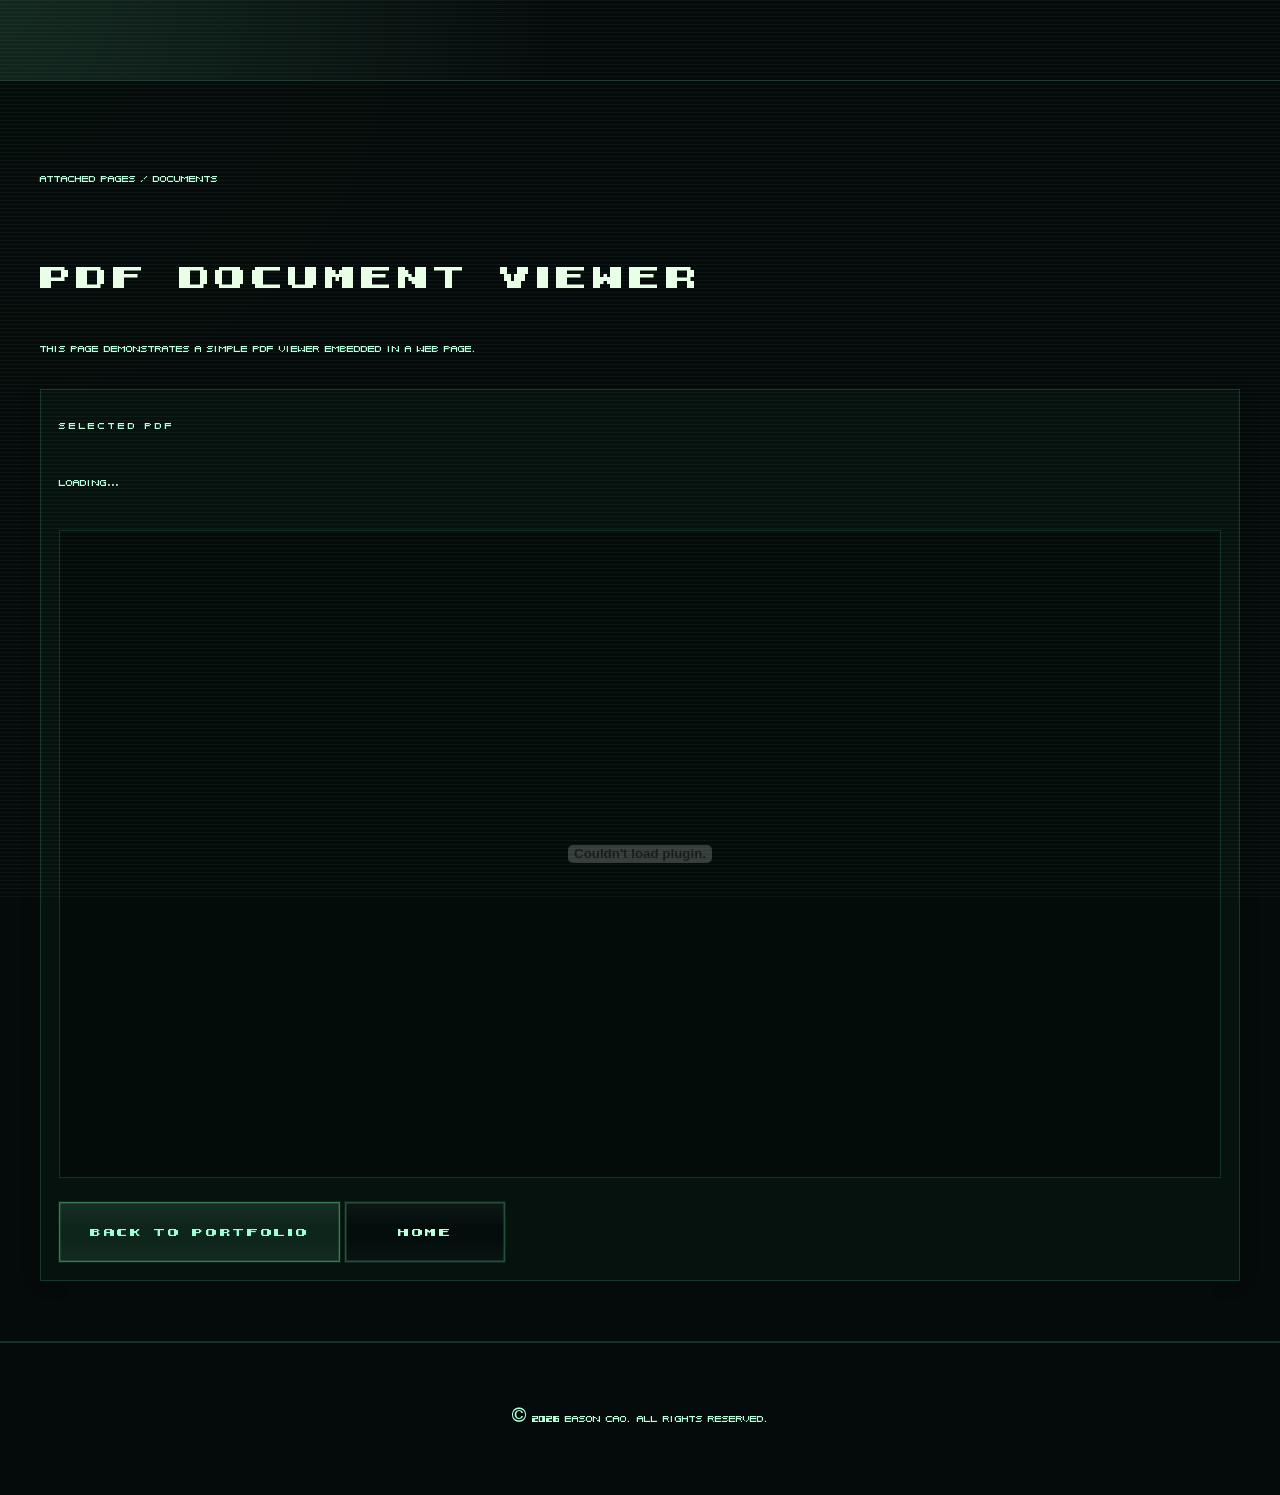
<file: attached-pages/pdf-viewer.html>
<!DOCTYPE html>
<html lang="en">
<head>
    <meta charset="UTF-8">
    <meta name="viewport" content="width=device-width, initial-scale=1.0">
    <title>Eason Cao - PDF Viewer</title>
    <link rel="stylesheet" href="../styles/style.css">
    <link rel="stylesheet" href="https://cdnjs.cloudflare.com/ajax/libs/font-awesome/6.4.0/css/all.min.css">
    <style>
        .pdf-shell {
            margin-top: 22px;
            border: 1px solid var(--panel-border);
            background: var(--panel);
            padding: 18px;
            box-shadow: 0 0 18px rgba(0, 0, 0, 0.18);
        }

        .pdf-header {
            display: flex;
            gap: 14px;
            flex-wrap: wrap;
            align-items: center;
            justify-content: space-between;
            margin-bottom: 12px;
        }

        .pdf-header-left {
            display: flex;
            flex-direction: column;
            gap: 6px;
        }

        .pdf-title {
            color: var(--text-lighter);
            font-weight: 700;
            letter-spacing: 0.14em;
            text-transform: uppercase;
            margin: 0;
        }

        .pdf-subtitle {
            color: var(--text-light);
            margin: 0;
            font-size: 0.95rem;
        }

        .pdf-controls {
            display: flex;
            gap: 10px;
            flex-wrap: wrap;
            align-items: center;
        }

        .pdf-embed {
            width: 100%;
            height: min(72vh, 720px);
            border: 1px solid rgba(114, 255, 179, 0.16);
            background: rgba(0, 0, 0, 0.35);
        }

        .pdf-fallback {
            display: none;
            margin-top: 12px;
            color: var(--text-light);
        }

        .pdf-fallback a {
            color: var(--accent-light);
            text-decoration: none;
            font-weight: 700;
            border-bottom: 1px solid rgba(114, 255, 179, 0.35);
        }

        @media (max-width: 768px) {
            .pdf-embed {
                height: 60vh;
            }
        }
    </style>
</head>
<body>
    <section class="page-section">
        <div class="page-container">
            <p class="intro-text">Attached Pages / Documents</p>
            <h1>PDF Document Viewer</h1>
            <p>
                This page demonstrates a simple PDF viewer embedded in a web page.
            </p>

            <div class="pdf-shell">
                <div class="pdf-header">
                    <div class="pdf-header-left">
                        <p class="pdf-title">Selected PDF</p>
                        <p class="pdf-subtitle" id="pdf-subtitle">Loading…</p>
                    </div>
                    
                <embed
                    class="pdf-embed"
                    id="pdfEmbed"
                    type="application/pdf"
                    src="BLOOD DEBT.pdf"
                    aria-label="PDF preview"
                />


                <div class="pdf-fallback" id="pdfFallback">
                    Your browser cannot display this PDF inline.
                    <a id="pdfFallbackLink" href="BLOOD DEBT.pdf" target="_blank" rel="noreferrer">Download / Open the PDF</a>
                </div>
            </div>

            <div class="branch-footer" style="margin-top: 24px;">
                <a href="../projects.html" class="btn btn-primary">Back to Portfolio</a>
                <a href="../index.html" class="btn">Home</a>
            </div>
            
        </div>
    </section>

    <footer>
        <p>&copy; 2026 Eason Cao. All rights reserved.</p>
    </footer>

    <script>
        (function () {
            const embed = document.getElementById('pdfEmbed');
            const subtitle = document.getElementById('pdf-subtitle');
            const fallback = document.getElementById('pdfFallback');
            const fallbackLink = document.getElementById('pdfFallbackLink');

            // Prev/Next for PDFs via fragment (works in many browsers / PDF viewers)
            let page = 1;
            const baseSrc = embed.getAttribute('src');

            const sync = () => {
                embed.setAttribute('src', baseSrc + '#page=' + page);
                subtitle.textContent = `Page ${page} (preview)`;
            };

            document.getElementById('btnPrev').addEventListener('click', () => {
                page = Math.max(1, page - 1);
                sync();
            });

            document.getElementById('btnNext').addEventListener('click', () => {
                page += 1;
                sync();
            });

            // Basic fallback: show fallback link if embed fails to load quickly.
            const showFallback = () => {
                fallback.style.display = 'block';
                fallbackLink.href = baseSrc;
                subtitle.textContent = 'PDF preview not available';
            };

            // If the browser keeps showing “Loading…”, switch to fallback.
            setTimeout(() => {
                // Many browsers don't expose load errors for <embed>, so we do a light heuristic.
                // If subtitle is still default, show fallback.
                if (subtitle.textContent === 'Loading…') showFallback();
            }, 1500);

            sync();
        })();
    </script>
</body>
</html>
</file>
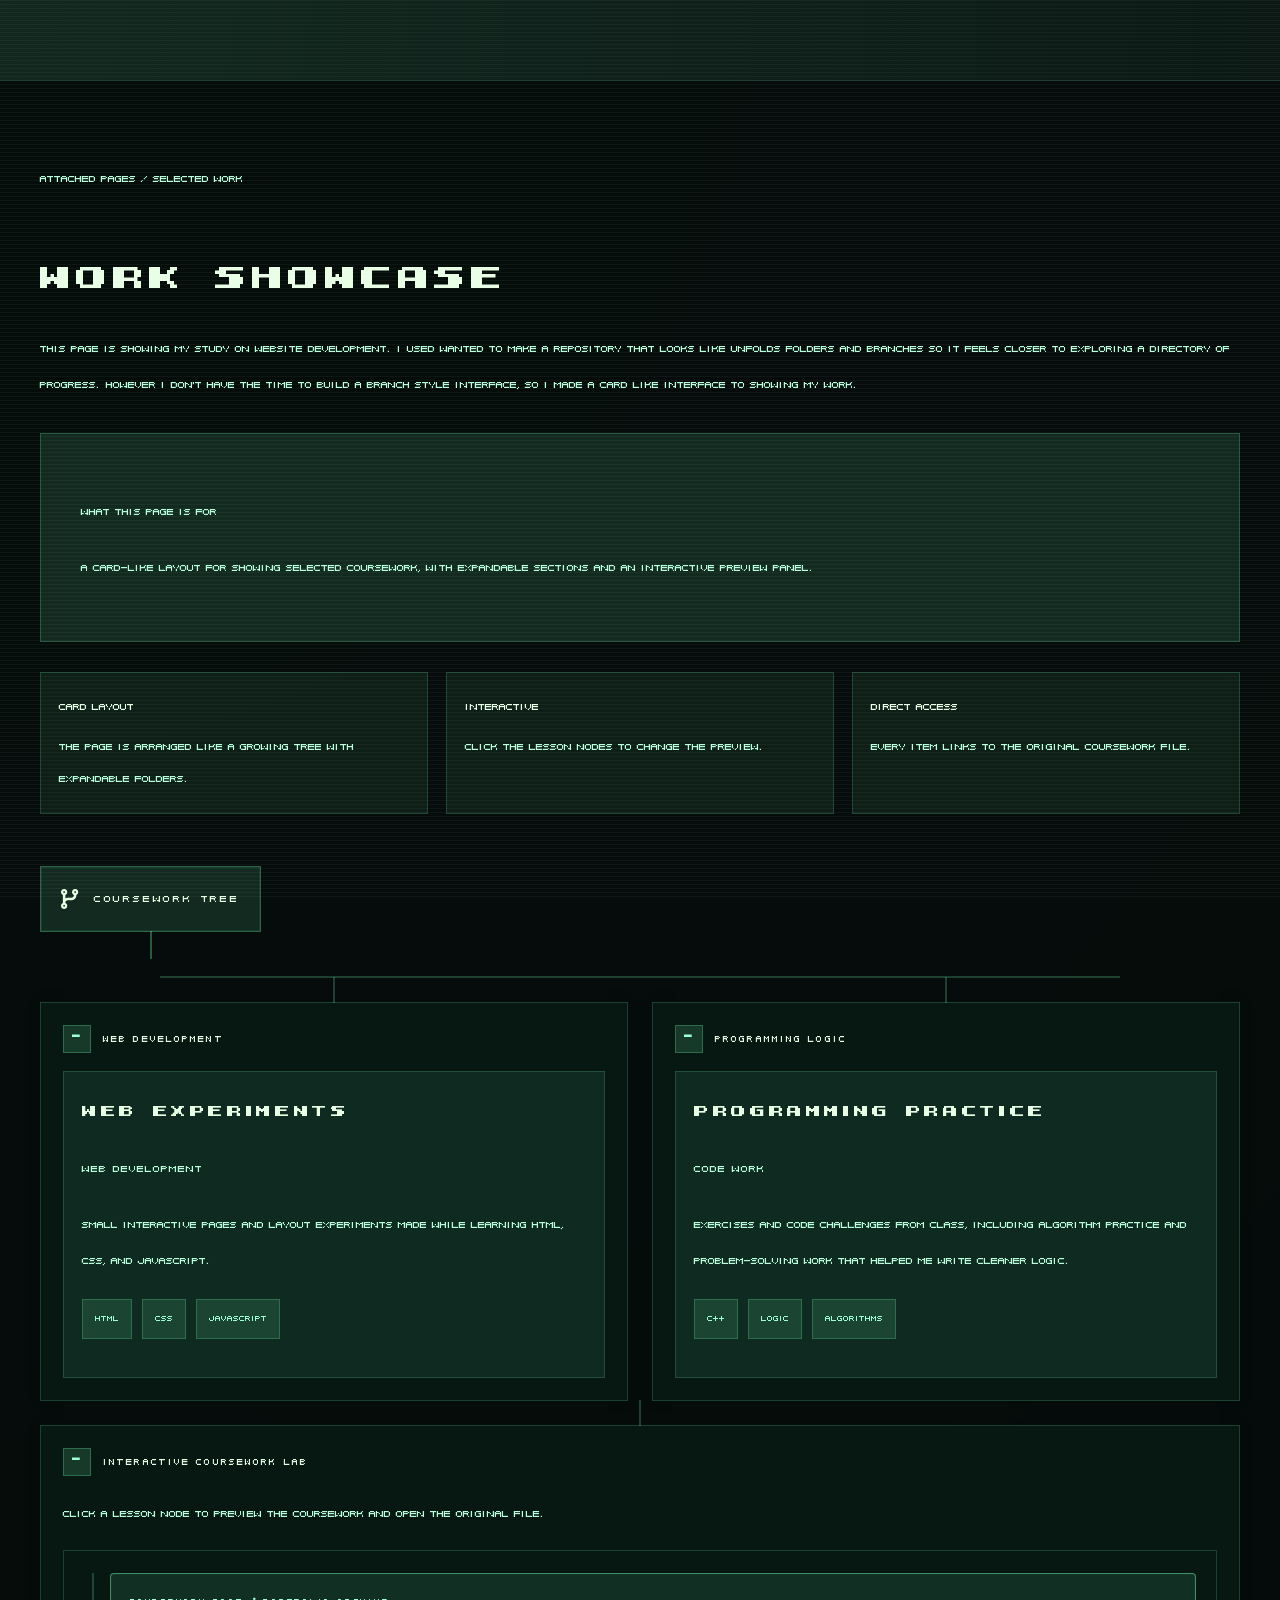
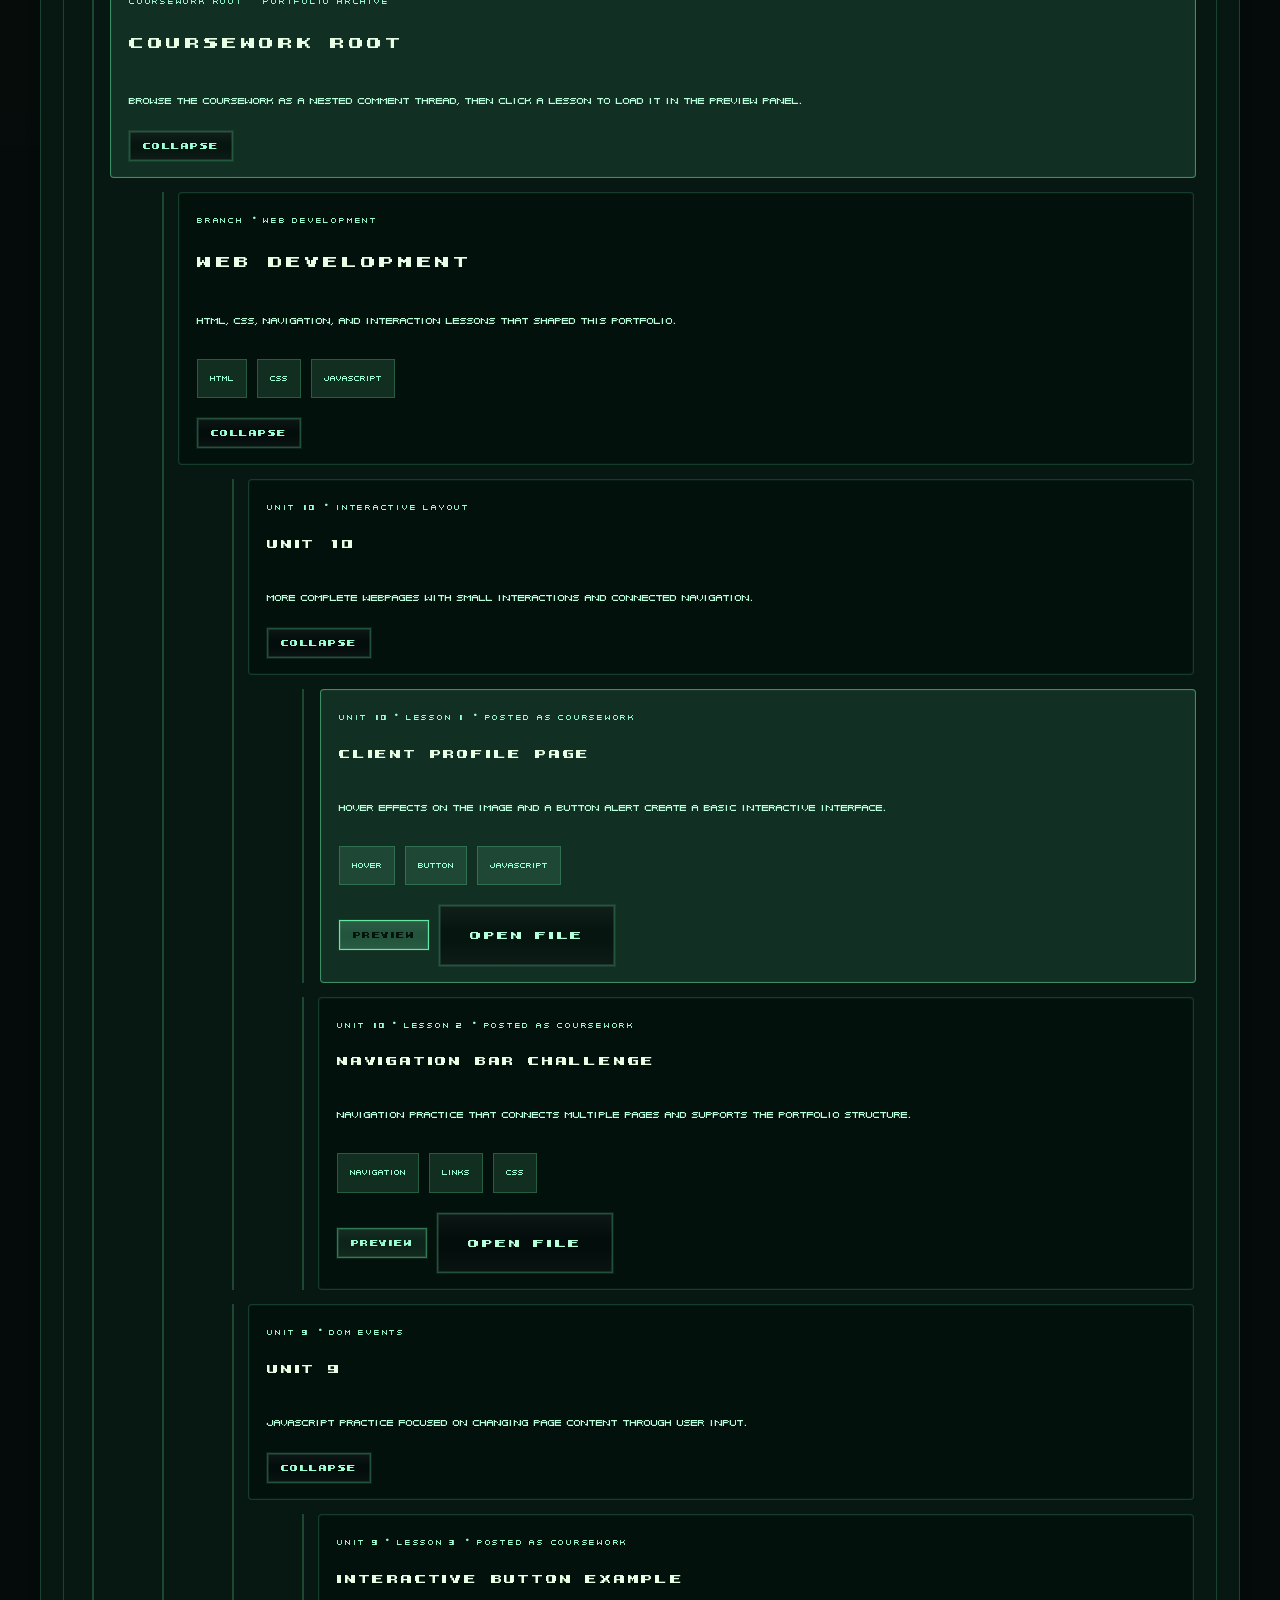
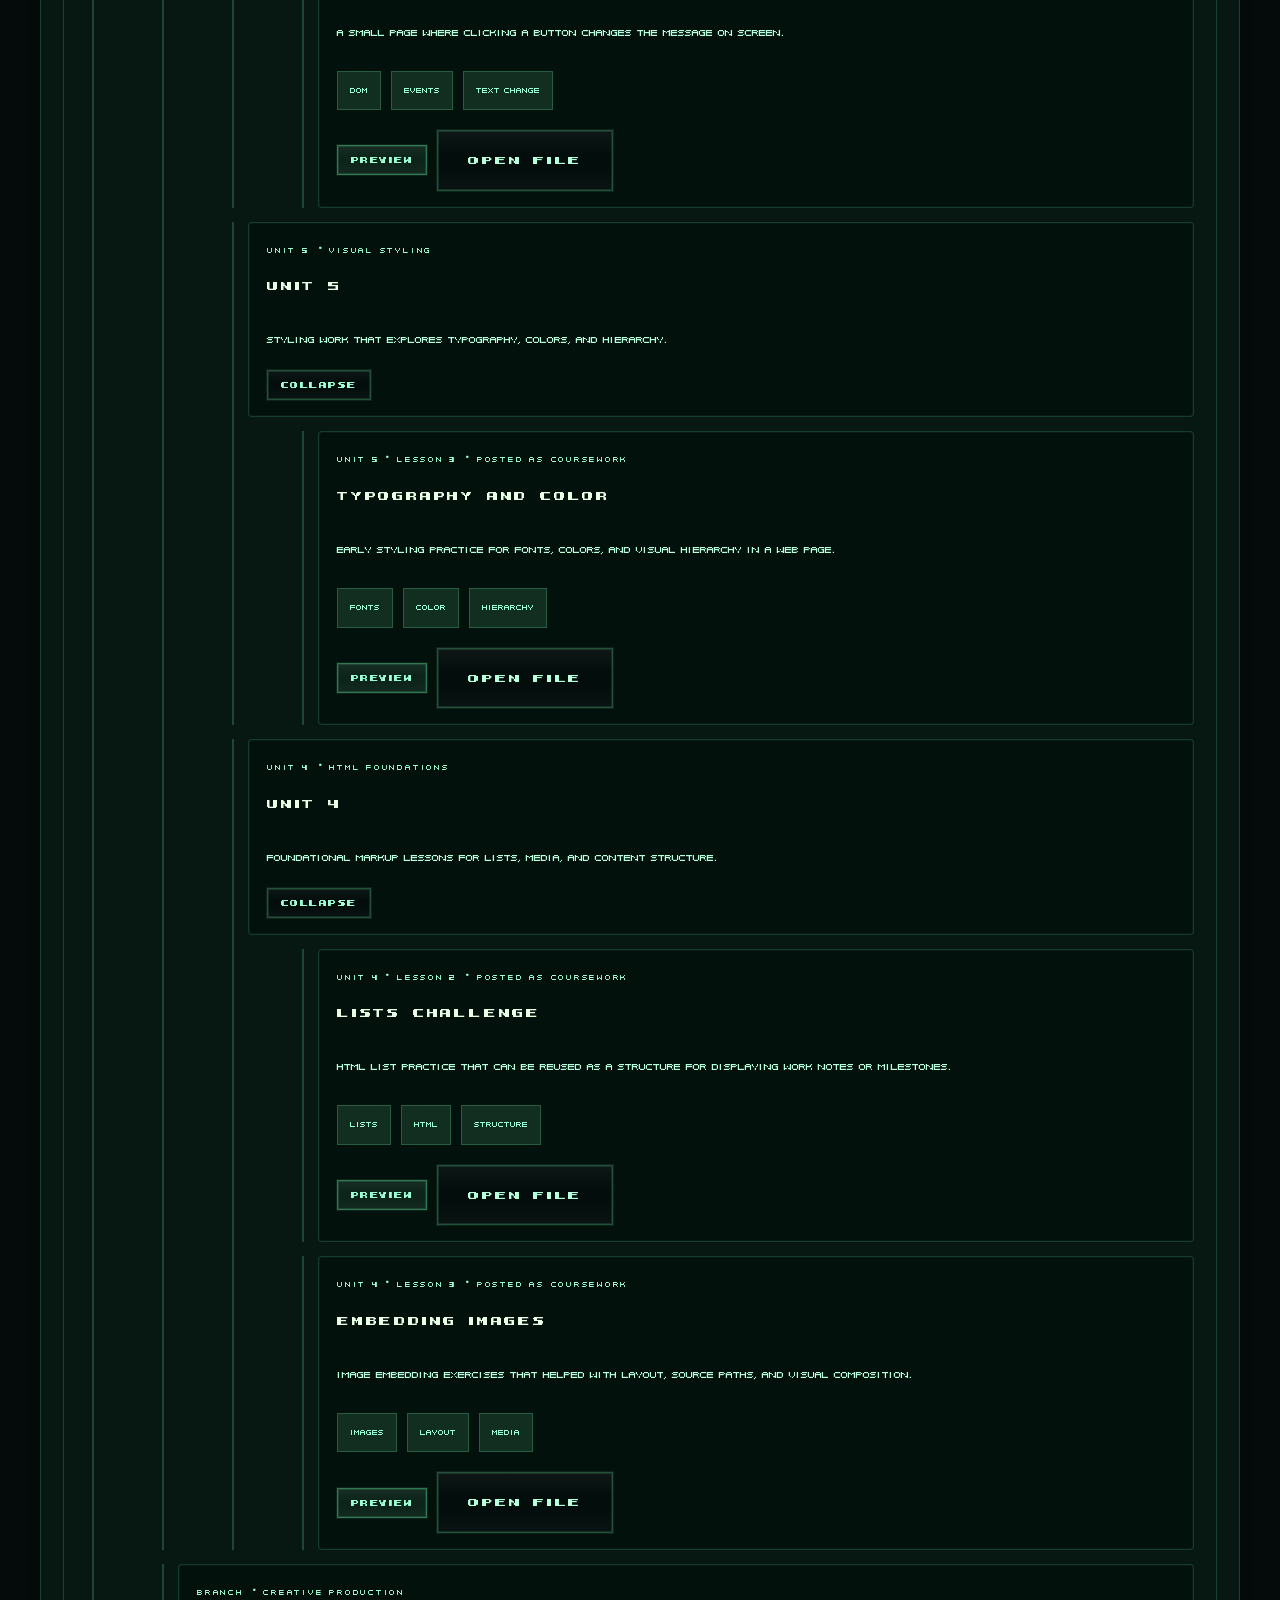
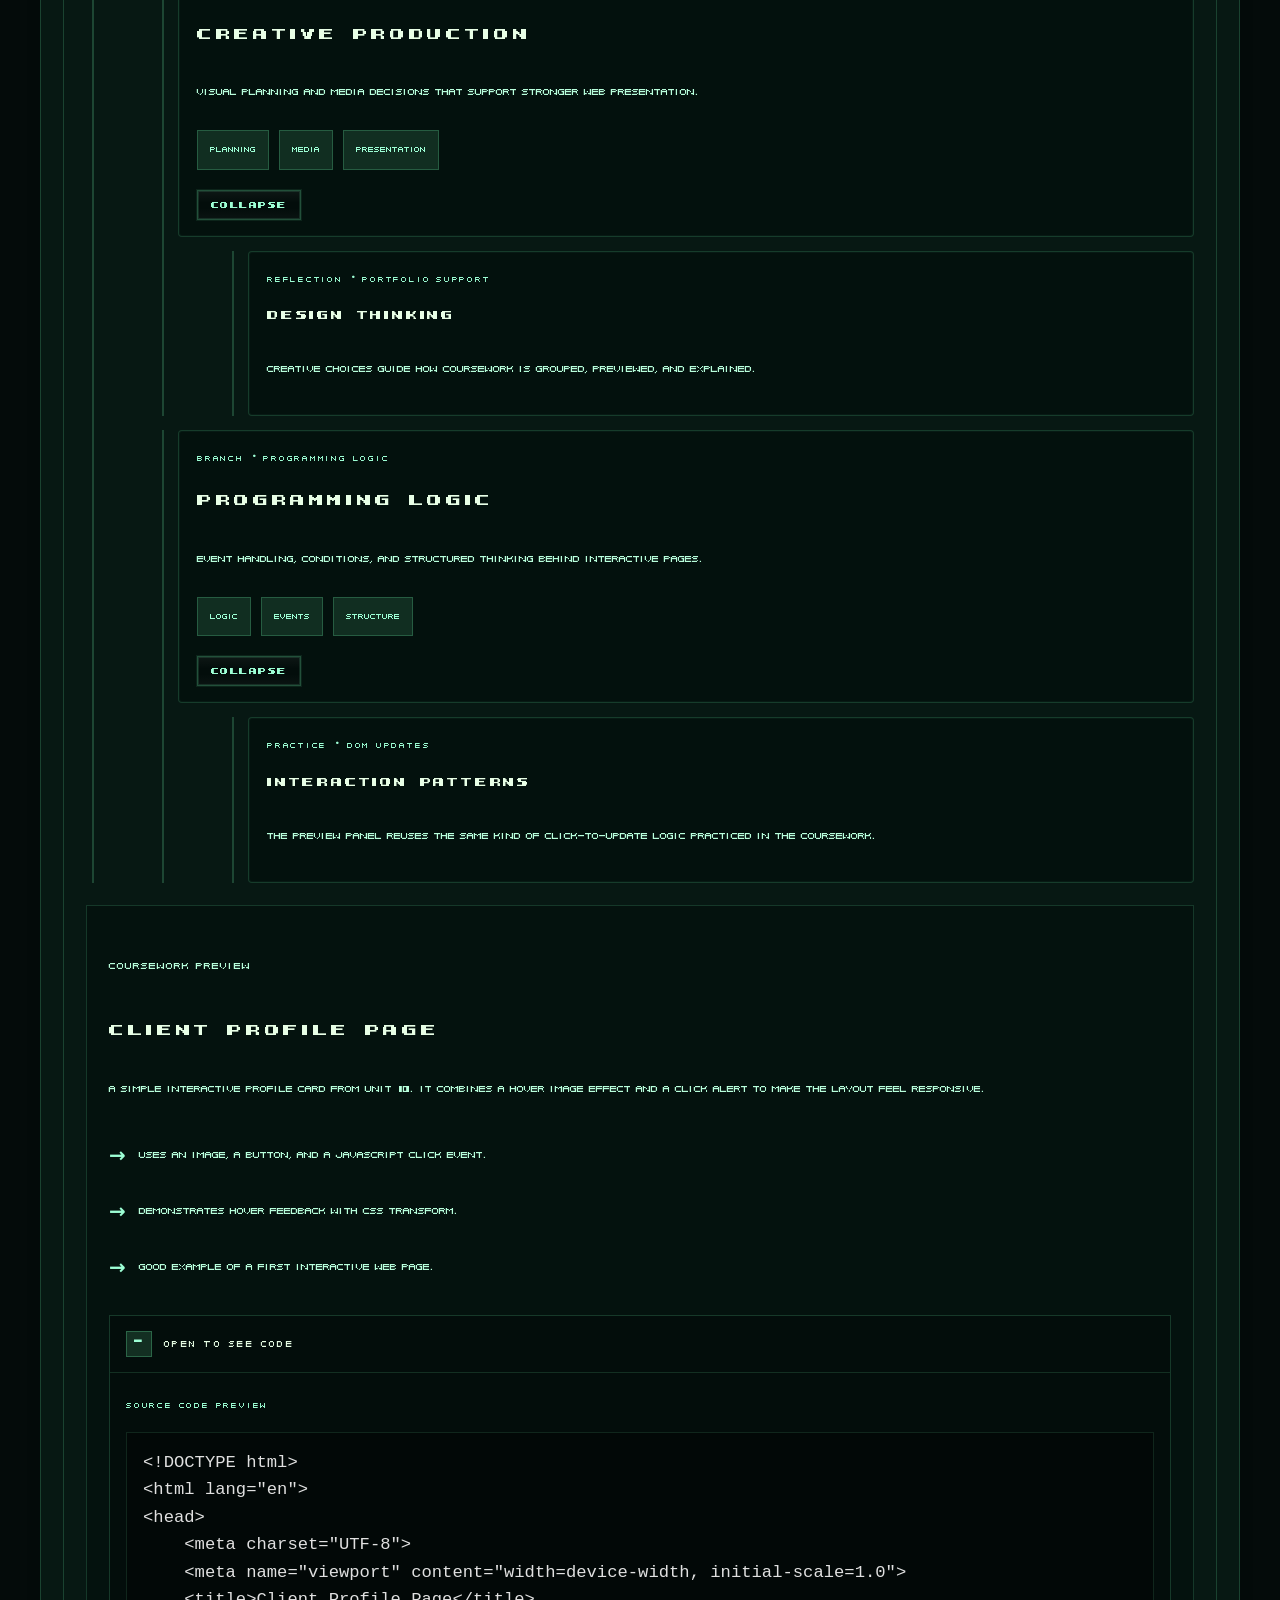
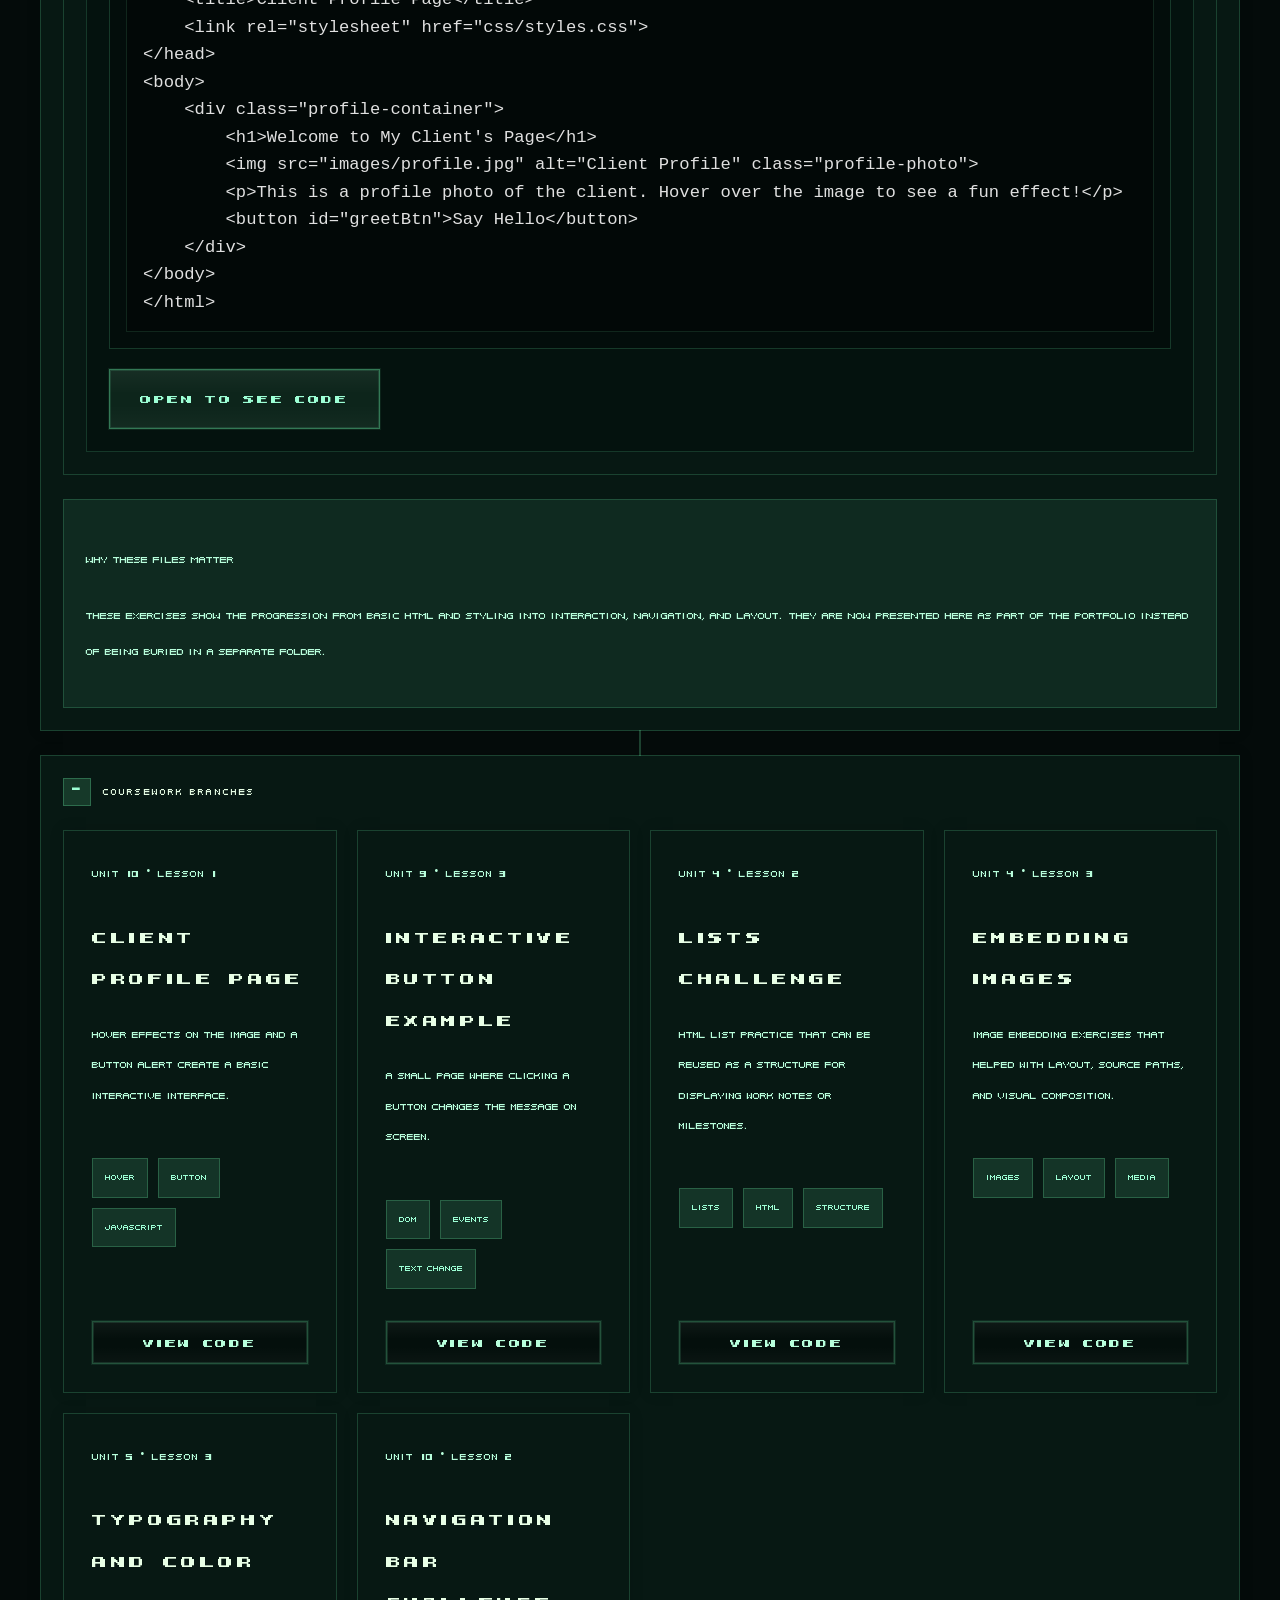
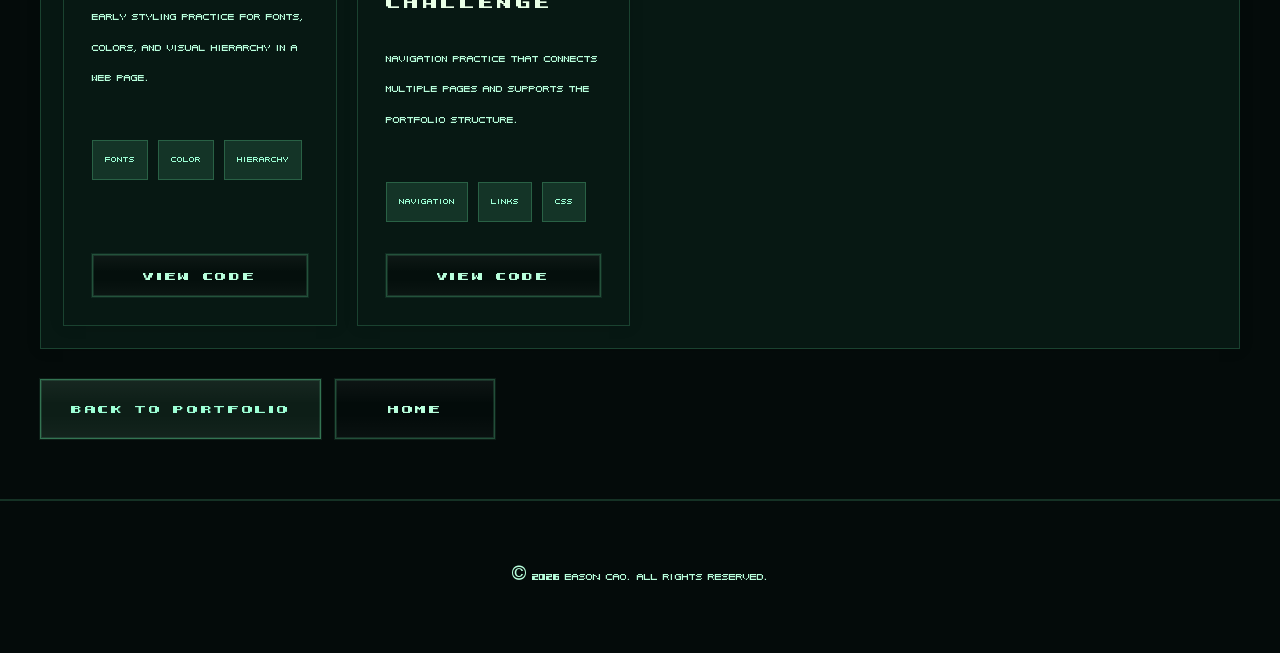
<file: attached-pages/work.html>
<!DOCTYPE html>
<html lang="en">
<head>
    <meta charset="UTF-8">
    <meta name="viewport" content="width=device-width, initial-scale=1.0">
    <title>Eason Cao - Attached Work</title>
    <link rel="stylesheet" href="../styles/style.css">
    <link rel="stylesheet" href="https://cdnjs.cloudflare.com/ajax/libs/font-awesome/6.4.0/css/all.min.css">
    <style>
        .tree-board {
            position: relative;
            margin-top: 28px;
            padding: 24px 0 0;
        }

        .tree-root {
            position: relative;
            display: inline-flex;
            align-items: center;
            gap: 12px;
            background: rgba(114, 255, 179, 0.12);
            border: 1px solid rgba(114, 255, 179, 0.28);
            padding: 16px 20px;
            color: var(--text-lighter);
            text-transform: uppercase;
            letter-spacing: 0.14em;
            font-weight: 700;
            box-shadow: inset 0 0 0 1px rgba(114, 255, 179, 0.08);
        }

        .tree-root::after {
            content: "";
            position: absolute;
            left: 50%;
            bottom: -28px;
            width: 2px;
            height: 28px;
            background: rgba(114, 255, 179, 0.32);
        }

        .tree-branches {
            position: relative;
            margin-top: 44px;
            padding-top: 26px;
        }

        .tree-branches::before {
            content: "";
            position: absolute;
            top: 0;
            left: 10%;
            right: 10%;
            height: 2px;
            background: rgba(114, 255, 179, 0.22);
        }

        .tree-grid {
            display: grid;
            grid-template-columns: repeat(auto-fit, minmax(260px, 1fr));
            gap: 24px;
            align-items: start;
        }

        .tree-node {
            position: relative;
            background: rgba(8, 25, 20, 0.94);
            border: 1px solid rgba(114, 255, 179, 0.18);
            padding: 22px;
            box-shadow: 0 0 14px rgba(0, 0, 0, 0.12);
        }

        .tree-node::before {
            content: "";
            position: absolute;
            top: -26px;
            left: 50%;
            width: 2px;
            height: 26px;
            transform: translateX(-50%);
            background: rgba(114, 255, 179, 0.22);
        }

        .tree-node summary {
            list-style: none;
            cursor: pointer;
            display: flex;
            align-items: center;
            gap: 12px;
            color: var(--text-lighter);
            font-weight: 700;
            text-transform: uppercase;
            letter-spacing: 0.12em;
            font-size: 0.88rem;
        }

        .tree-node summary::-webkit-details-marker {
            display: none;
        }

        .tree-node summary::before {
            content: "+";
            width: 28px;
            height: 28px;
            display: inline-flex;
            align-items: center;
            justify-content: center;
            background: rgba(114, 255, 179, 0.14);
            border: 1px solid rgba(114, 255, 179, 0.26);
            color: var(--accent-light);
            flex: 0 0 auto;
        }

        .tree-node[open] summary::before {
            content: "−";
        }

        .tree-node-content {
            margin-top: 18px;
        }

        .tree-card {
            background: rgba(114, 255, 179, 0.08);
            border: 1px solid rgba(114, 255, 179, 0.18);
            padding: 18px;
            margin-top: 14px;
        }

        .tree-card h3 {
            margin-top: 0;
            margin-bottom: 10px;
            color: var(--text-lighter);
        }

        .tree-card p {
            margin-bottom: 0;
        }

        .work-summary-grid {
            display: grid;
            grid-template-columns: repeat(auto-fit, minmax(220px, 1fr));
            gap: 18px;
            margin: 28px 0;
        }

        .summary-tile {
            background: rgba(114, 255, 179, 0.08);
            border: 1px solid rgba(114, 255, 179, 0.18);
            padding: 18px;
        }

        .summary-tile strong {
            display: block;
            color: var(--text-lighter);
            margin-bottom: 8px;
        }

        .work-lab {
            margin-top: 18px;
            padding: 22px;
            background: rgba(8, 25, 20, 0.94);
            border: 1px solid rgba(114, 255, 179, 0.18);
        }

        .work-controls {
            margin-bottom: 22px;
        }

        .reddit-thread {
            position: relative;
            display: flex;
            flex-direction: column;
            gap: 14px;
        }

        .reddit-branch {
            position: relative;
            padding-left: 22px;
        }

        .reddit-branch::before {
            content: "";
            position: absolute;
            top: 0;
            bottom: 0;
            left: 6px;
            width: 2px;
            background: rgba(114, 255, 179, 0.2);
        }

        .reddit-card {
            position: relative;
            background: rgba(4, 18, 14, 0.92);
            border: 1px solid rgba(114, 255, 179, 0.18);
            border-radius: 4px;
            padding: 16px 18px;
            box-shadow: inset 0 0 0 1px rgba(114, 255, 179, 0.04);
            transition: border-color 0.2s ease, background 0.2s ease, transform 0.2s ease;
        }

        .reddit-card[data-work-target] {
            cursor: pointer;
        }

        .reddit-card[data-work-target]:hover,
        .reddit-card[data-work-target]:focus,
        .reddit-card.is-active {
            background: rgba(114, 255, 179, 0.1);
            border-color: rgba(114, 255, 179, 0.46);
            outline: none;
            transform: translateX(2px);
        }

        .reddit-meta {
            display: flex;
            flex-wrap: wrap;
            gap: 8px;
            align-items: center;
            margin-bottom: 8px;
            color: var(--accent-light);
            font-size: 0.74rem;
            font-weight: 700;
            letter-spacing: 0.12em;
            text-transform: uppercase;
        }

        .reddit-card h3,
        .reddit-card h4 {
            margin: 0 0 8px;
            color: var(--text-lighter);
        }

        .reddit-card p {
            margin-bottom: 12px;
        }

        .reddit-actions {
            display: flex;
            flex-wrap: wrap;
            gap: 10px;
            align-items: center;
            margin-top: 12px;
        }

        .reddit-toggle,
        .reddit-collapse {
            min-width: auto;
            padding: 9px 13px;
            font-size: 0.72rem;
            letter-spacing: 0.1em;
        }

        .reddit-collapse {
            color: var(--accent-light);
        }

        .reddit-toggle.is-active {
            background-color: rgba(114, 255, 179, 0.18);
            color: #03120b;
            border-color: rgba(114, 255, 179, 0.85);
        }

        .reddit-replies {
            display: flex;
            flex-direction: column;
            gap: 14px;
            margin-left: 30px;
            padding-left: 18px;
            padding-top: 14px;
        }

        .reddit-branch.is-collapsed > .reddit-replies {
            display: none;
        }

        .work-preview {
            background: rgba(4, 18, 14, 0.9);
            border: 1px solid rgba(114, 255, 179, 0.16);
            padding: 22px;
        }

        .work-preview-header {
            margin-bottom: 14px;
        }

        .work-preview-actions {
            margin-top: 20px;
        }

        .coursework-note {
            background: rgba(114, 255, 179, 0.08);
            border: 1px solid rgba(114, 255, 179, 0.18);
            padding: 22px;
            margin-top: 24px;
        }

        .coursework-grid {
            display: grid;
            grid-template-columns: repeat(auto-fit, minmax(270px, 1fr));
            gap: 20px;
            margin-top: 24px;
        }

        .coursework-card {
            display: flex;
            flex-direction: column;
            gap: 12px;
        }

        .coursework-card .btn {
            margin-top: auto;
            align-self: flex-start;
        }

        .code-drawer {
            margin-top: 18px;
            border: 1px solid rgba(114, 255, 179, 0.18);
            background: rgba(3, 12, 11, 0.72);
        }

        .code-drawer summary {
            list-style: none;
            cursor: pointer;
            padding: 14px 16px;
            color: var(--text-lighter);
            text-transform: uppercase;
            letter-spacing: 0.14em;
            font-weight: 700;
            display: flex;
            align-items: center;
            gap: 12px;
        }

        .code-drawer summary::-webkit-details-marker {
            display: none;
        }

        .code-drawer summary::before {
            content: "+";
            width: 26px;
            height: 26px;
            display: inline-flex;
            align-items: center;
            justify-content: center;
            background: rgba(114, 255, 179, 0.14);
            border: 1px solid rgba(114, 255, 179, 0.26);
            color: var(--accent-light);
            flex: 0 0 auto;
        }

        .code-drawer[open] summary::before {
            content: "−";
        }

        .code-shell {
            padding: 16px;
            border-top: 1px solid rgba(114, 255, 179, 0.14);
        }

        .code-label {
            display: inline-block;
            margin-bottom: 14px;
            color: var(--accent-light);
            text-transform: uppercase;
            letter-spacing: 0.12em;
            font-size: 0.75rem;
            font-weight: 700;
        }

        pre.code-block {
            margin: 0;
            white-space: pre-wrap;
            word-break: break-word;
            background: rgba(0, 0, 0, 0.35);
            border: 1px solid rgba(114, 255, 179, 0.12);
            padding: 16px;
            color: var(--text-light);
            overflow-x: auto;
            line-height: 1.6;
            font-size: 0.86rem;
        }

        .branch-footer {
            display: flex;
            flex-wrap: wrap;
            gap: 14px;
            margin-top: 30px;
        }

        @media (max-width: 768px) {
            .reddit-branch {
                padding-left: 16px;
            }

            .reddit-replies {
                margin-left: 18px;
                padding-left: 14px;
            }

            .reddit-actions .btn,
            .reddit-toggle,
            .reddit-collapse {
                width: 100%;
            }

            .tree-root {
                width: 100%;
                justify-content: center;
                text-align: center;
            }

            .tree-branches::before {
                left: 50%;
                right: auto;
                width: 2px;
                height: 24px;
                top: 0;
                transform: translateX(-50%);
            }

            .tree-node::before {
                left: 24px;
                top: -26px;
                height: 26px;
            }
        }
    </style>
</head>
<body>
    <section class="page-section">
        <div class="page-container">
            <p class="intro-text">Attached Pages / Selected Work</p>
            <h1>Work Showcase</h1>
            <p>
                This page is showing my study on website development.
                I used wanted to make a repository that looks like unfolds folders and branches so it feels closer to exploring a directory of progress. 
                However I don't have the time to build a branch style interface, so I made a card like interface to showing my work.
            </p>

            <div class="goal-highlight">
                <p class="goal-description">What this page is for</p>
                <p>
                    A card-like layout for showing selected coursework, with expandable sections and an interactive preview panel.
                </p>
            </div>

            <div class="work-summary-grid">
                <div class="summary-tile">
                    <strong>Card Layout</strong>
                    The page is arranged like a growing tree with expandable folders.
                </div>
                <div class="summary-tile">
                    <strong>Interactive</strong>
                    Click the lesson nodes to change the preview.
                </div>
                <div class="summary-tile">
                    <strong>Direct Access</strong>
                    Every item links to the original coursework file.
                </div>
            </div>

            <div class="tree-board">
                <div class="tree-root">
                    <i class="fa-solid fa-code-branch"></i>
                    Coursework Tree
                </div>

                <div class="tree-branches">
                    <div class="tree-grid">

                        <details class="tree-node" open>
                            <summary>Web Development</summary>
                            <div class="tree-node-content">
                                <div class="tree-card">
                                    <h3>Web Experiments</h3>
                                    <p class="project-type">Web Development</p>
                                    <p>
                                        Small interactive pages and layout experiments made while learning HTML, CSS,
                                        and JavaScript.
                                    </p>
                                    <div class="project-tags">
                                        <span class="tag">HTML</span>
                                        <span class="tag">CSS</span>
                                        <span class="tag">JavaScript</span>
                                    </div>
                                </div>
                            </div>
                        </details>

                        <details class="tree-node" open>
                            <summary>Programming Logic</summary>
                            <div class="tree-node-content">
                                <div class="tree-card">
                                    <h3>Programming Practice</h3>
                                    <p class="project-type">Code Work</p>
                                    <p>
                                        Exercises and code challenges from class, including algorithm practice and
                                        problem-solving work that helped me write cleaner logic.
                                    </p>
                                    <div class="project-tags">
                                        <span class="tag">C++</span>
                                        <span class="tag">Logic</span>
                                        <span class="tag">Algorithms</span>
                                    </div>
                                </div>
                            </div>
                        </details>
                    </div>

                    <details class="tree-node" open style="margin-top: 24px;">
                        <summary>Interactive Coursework Lab</summary>
                        <div class="tree-node-content">
                            <p class="intro-text">Click a lesson node to preview the coursework and open the original file.</p>

                            <div class="work-lab" data-work-lab>
                                <div class="work-controls reddit-thread" role="tree" aria-label="Coursework previews">
                                    <div class="reddit-branch" data-thread-branch>
                                        <article class="reddit-card" tabindex="0" data-work-target="client-profile">
                                            <div class="reddit-meta">
                                                <span>Coursework Root</span>
                                                <span>· Portfolio archive</span>
                                            </div>
                                            <h3>Coursework Root</h3>
                                            <p>Browse the coursework as a nested comment thread, then click a lesson to load it in the preview panel.</p>
                                            <div class="reddit-actions">
                                                <button type="button" class="btn btn-secondary reddit-collapse" data-thread-toggle>collapse</button>
                                            </div>
                                        </article>

                                        <div class="reddit-replies">
                                            <div class="reddit-branch" data-thread-branch>
                                                <article class="reddit-card">
                                                    <div class="reddit-meta">
                                                        <span>Branch</span>
                                                        <span>· Web Development</span>
                                                    </div>
                                                    <h3>Web Development</h3>
                                                    <p>HTML, CSS, navigation, and interaction lessons that shaped this portfolio.</p>
                                                    <div class="project-tags">
                                                        <span class="tag">HTML</span>
                                                        <span class="tag">CSS</span>
                                                        <span class="tag">JavaScript</span>
                                                    </div>
                                                    <div class="reddit-actions">
                                                        <button type="button" class="btn btn-secondary reddit-collapse" data-thread-toggle>collapse</button>
                                                    </div>
                                                </article>

                                                <div class="reddit-replies">
                                                    <div class="reddit-branch" data-thread-branch>
                                                        <article class="reddit-card">
                                                            <div class="reddit-meta">
                                                                <span>Unit 10</span>
                                                                <span>· Interactive layout</span>
                                                            </div>
                                                            <h4>Unit 10</h4>
                                                            <p>More complete webpages with small interactions and connected navigation.</p>
                                                            <div class="reddit-actions">
                                                                <button type="button" class="btn btn-secondary reddit-collapse" data-thread-toggle>collapse</button>
                                                            </div>
                                                        </article>

                                                        <div class="reddit-replies">
                                                            <div class="reddit-branch" data-thread-branch>
                                                                <article class="reddit-card is-active" tabindex="0" data-work-target="client-profile">
                                                                    <div class="reddit-meta">
                                                                        <span>Unit 10 · Lesson 1</span>
                                                                        <span>· Posted as coursework</span>
                                                                    </div>
                                                                    <h4>Client Profile Page</h4>
                                                                    <p>Hover effects on the image and a button alert create a basic interactive interface.</p>
                                                                    <div class="project-tags">
                                                                        <span class="tag">Hover</span>
                                                                        <span class="tag">Button</span>
                                                                        <span class="tag">JavaScript</span>
                                                                    </div>
                                                                    <div class="reddit-actions">
                                                                        <button type="button" class="btn btn-primary reddit-toggle is-active" data-work-target="client-profile">Preview</button>
                                                                        <a href="https://raw.githack.com/EASONCAO-A11/WebDev-Coursework-Eason-Cao/main/Unit-10/Lesson-1/Code%20Challenge/Index.html" class="btn btn-secondary" target="_blank" rel="noreferrer">Open File</a>
                                                                    </div>
                                                                </article>
                                                            </div>

                                                            <div class="reddit-branch" data-thread-branch>
                                                                <article class="reddit-card" tabindex="0" data-work-target="navigation">
                                                                    <div class="reddit-meta">
                                                                        <span>Unit 10 · Lesson 2</span>
                                                                        <span>· Posted as coursework</span>
                                                                    </div>
                                                                    <h4>Navigation Bar Challenge</h4>
                                                                    <p>Navigation practice that connects multiple pages and supports the portfolio structure.</p>
                                                                    <div class="project-tags">
                                                                        <span class="tag">Navigation</span>
                                                                        <span class="tag">Links</span>
                                                                        <span class="tag">CSS</span>
                                                                    </div>
                                                                    <div class="reddit-actions">
                                                                        <button type="button" class="btn btn-primary reddit-toggle" data-work-target="navigation">Preview</button>
                                                                        <a href="https://raw.githack.com/EASONCAO-A11/WebDev-Coursework-Eason-Cao/main/Unit-10/Lesson-2/Code%20Challenge/index.html" class="btn btn-secondary" target="_blank" rel="noreferrer">Open File</a>
                                                                    </div>
                                                                </article>
                                                            </div>
                                                        </div>
                                                    </div>

                                                    <div class="reddit-branch" data-thread-branch>
                                                        <article class="reddit-card">
                                                            <div class="reddit-meta">
                                                                <span>Unit 9</span>
                                                                <span>· DOM events</span>
                                                            </div>
                                                            <h4>Unit 9</h4>
                                                            <p>JavaScript practice focused on changing page content through user input.</p>
                                                            <div class="reddit-actions">
                                                                <button type="button" class="btn btn-secondary reddit-collapse" data-thread-toggle>collapse</button>
                                                            </div>
                                                        </article>

                                                        <div class="reddit-replies">
                                                            <div class="reddit-branch" data-thread-branch>
                                                                <article class="reddit-card" tabindex="0" data-work-target="interactive-button">
                                                                    <div class="reddit-meta">
                                                                        <span>Unit 9 · Lesson 3</span>
                                                                        <span>· Posted as coursework</span>
                                                                    </div>
                                                                    <h4>Interactive Button Example</h4>
                                                                    <p>A small page where clicking a button changes the message on screen.</p>
                                                                    <div class="project-tags">
                                                                        <span class="tag">DOM</span>
                                                                        <span class="tag">Events</span>
                                                                        <span class="tag">Text Change</span>
                                                                    </div>
                                                                    <div class="reddit-actions">
                                                                        <button type="button" class="btn btn-primary reddit-toggle" data-work-target="interactive-button">Preview</button>
                                                                        <a href="https://raw.githack.com/EASONCAO-A11/WebDev-Coursework-Eason-Cao/main/Unit-9/Lesson-3/Code%20challenge.html" class="btn btn-secondary" target="_blank" rel="noreferrer">Open File</a>
                                                                    </div>
                                                                </article>
                                                            </div>
                                                        </div>
                                                    </div>

                                                    <div class="reddit-branch" data-thread-branch>
                                                        <article class="reddit-card">
                                                            <div class="reddit-meta">
                                                                <span>Unit 5</span>
                                                                <span>· Visual styling</span>
                                                            </div>
                                                            <h4>Unit 5</h4>
                                                            <p>Styling work that explores typography, colors, and hierarchy.</p>
                                                            <div class="reddit-actions">
                                                                <button type="button" class="btn btn-secondary reddit-collapse" data-thread-toggle>collapse</button>
                                                            </div>
                                                        </article>

                                                        <div class="reddit-replies">
                                                            <div class="reddit-branch" data-thread-branch>
                                                                <article class="reddit-card" tabindex="0" data-work-target="typography">
                                                                    <div class="reddit-meta">
                                                                        <span>Unit 5 · Lesson 3</span>
                                                                        <span>· Posted as coursework</span>
                                                                    </div>
                                                                    <h4>Typography and Color</h4>
                                                                    <p>Early styling practice for fonts, colors, and visual hierarchy in a web page.</p>
                                                                    <div class="project-tags">
                                                                        <span class="tag">Fonts</span>
                                                                        <span class="tag">Color</span>
                                                                        <span class="tag">Hierarchy</span>
                                                                    </div>
                                                                    <div class="reddit-actions">
                                                                        <button type="button" class="btn btn-primary reddit-toggle" data-work-target="typography">Preview</button>
                                                                        <a href="https://raw.githack.com/EASONCAO-A11/WebDev-Coursework-Eason-Cao/main/Unit-5/Lesson-3/Internal%20Style%20to%20the%20website.html" class="btn btn-secondary" target="_blank" rel="noreferrer">Open File</a>
                                                                    </div>
                                                                </article>
                                                            </div>
                                                        </div>
                                                    </div>

                                                    <div class="reddit-branch" data-thread-branch>
                                                        <article class="reddit-card">
                                                            <div class="reddit-meta">
                                                                <span>Unit 4</span>
                                                                <span>· HTML foundations</span>
                                                            </div>
                                                            <h4>Unit 4</h4>
                                                            <p>Foundational markup lessons for lists, media, and content structure.</p>
                                                            <div class="reddit-actions">
                                                                <button type="button" class="btn btn-secondary reddit-collapse" data-thread-toggle>collapse</button>
                                                            </div>
                                                        </article>

                                                        <div class="reddit-replies">
                                                            <div class="reddit-branch" data-thread-branch>
                                                                <article class="reddit-card" tabindex="0" data-work-target="lists">
                                                                    <div class="reddit-meta">
                                                                        <span>Unit 4 · Lesson 2</span>
                                                                        <span>· Posted as coursework</span>
                                                                    </div>
                                                                    <h4>Lists Challenge</h4>
                                                                    <p>HTML list practice that can be reused as a structure for displaying work notes or milestones.</p>
                                                                    <div class="project-tags">
                                                                        <span class="tag">Lists</span>
                                                                        <span class="tag">HTML</span>
                                                                        <span class="tag">Structure</span>
                                                                    </div>
                                                                    <div class="reddit-actions">
                                                                        <button type="button" class="btn btn-primary reddit-toggle" data-work-target="lists">Preview</button>
                                                                        <a href="https://raw.githack.com/EASONCAO-A11/WebDev-Coursework-Eason-Cao/main/Unit-4/lesson-2/Code%20Challenge%20Lists.html" class="btn btn-secondary" target="_blank" rel="noreferrer">Open File</a>
                                                                    </div>
                                                                </article>
                                                            </div>

                                                            <div class="reddit-branch" data-thread-branch>
                                                                <article class="reddit-card" tabindex="0" data-work-target="embedding-images">
                                                                    <div class="reddit-meta">
                                                                        <span>Unit 4 · Lesson 3</span>
                                                                        <span>· Posted as coursework</span>
                                                                    </div>
                                                                    <h4>Embedding Images</h4>
                                                                    <p>Image embedding exercises that helped with layout, source paths, and visual composition.</p>
                                                                    <div class="project-tags">
                                                                        <span class="tag">Images</span>
                                                                        <span class="tag">Layout</span>
                                                                        <span class="tag">Media</span>
                                                                    </div>
                                                                    <div class="reddit-actions">
                                                                        <button type="button" class="btn btn-primary reddit-toggle" data-work-target="embedding-images">Preview</button>
                                                                        <a href="https://raw.githack.com/EASONCAO-A11/WebDev-Coursework-Eason-Cao/main/Unit-4/lesson-3/Code%20Challenge%20Embedding%20Images.html" class="btn btn-secondary" target="_blank" rel="noreferrer">Open File</a>
                                                                    </div>
                                                                </article>
                                                            </div>
                                                        </div>
                                                    </div>
                                                </div>
                                            </div>

                                            <div class="reddit-branch" data-thread-branch>
                                                <article class="reddit-card">
                                                    <div class="reddit-meta">
                                                        <span>Branch</span>
                                                        <span>· Creative Production</span>
                                                    </div>
                                                    <h3>Creative Production</h3>
                                                    <p>Visual planning and media decisions that support stronger web presentation.</p>
                                                    <div class="project-tags">
                                                        <span class="tag">Planning</span>
                                                        <span class="tag">Media</span>
                                                        <span class="tag">Presentation</span>
                                                    </div>
                                                    <div class="reddit-actions">
                                                        <button type="button" class="btn btn-secondary reddit-collapse" data-thread-toggle>collapse</button>
                                                    </div>
                                                </article>
                                                <div class="reddit-replies">
                                                    <div class="reddit-branch" data-thread-branch>
                                                        <article class="reddit-card">
                                                            <div class="reddit-meta">
                                                                <span>Reflection</span>
                                                                <span>· Portfolio support</span>
                                                            </div>
                                                            <h4>Design Thinking</h4>
                                                            <p>Creative choices guide how coursework is grouped, previewed, and explained.</p>
                                                        </article>
                                                    </div>
                                                </div>
                                            </div>

                                            <div class="reddit-branch" data-thread-branch>
                                                <article class="reddit-card">
                                                    <div class="reddit-meta">
                                                        <span>Branch</span>
                                                        <span>· Programming Logic</span>
                                                    </div>
                                                    <h3>Programming Logic</h3>
                                                    <p>Event handling, conditions, and structured thinking behind interactive pages.</p>
                                                    <div class="project-tags">
                                                        <span class="tag">Logic</span>
                                                        <span class="tag">Events</span>
                                                        <span class="tag">Structure</span>
                                                    </div>
                                                    <div class="reddit-actions">
                                                        <button type="button" class="btn btn-secondary reddit-collapse" data-thread-toggle>collapse</button>
                                                    </div>
                                                </article>
                                                <div class="reddit-replies">
                                                    <div class="reddit-branch" data-thread-branch>
                                                        <article class="reddit-card">
                                                            <div class="reddit-meta">
                                                                <span>Practice</span>
                                                                <span>· DOM updates</span>
                                                            </div>
                                                            <h4>Interaction Patterns</h4>
                                                            <p>The preview panel reuses the same kind of click-to-update logic practiced in the coursework.</p>
                                                        </article>
                                                    </div>
                                                </div>
                                            </div>
                                        </div>
                                    </div>
                                </div>

                                <div class="work-preview" aria-live="polite">
                                    <div class="work-preview-header">
                                        <p class="project-type">Coursework Preview</p>
                                        <h3 data-work-title>Client Profile Page</h3>
                                    </div>
                                    <p data-work-description>
                                        A simple interactive profile card from Unit 10. It uses a button click and a hover effect to make the page feel alive.
                                    </p>

                                    <ul class="learning-list" data-work-points>
                                        <li>Uses an image, a button, and a small JavaScript interaction.</li>
                                        <li>Shows how CSS hover states can add feedback.</li>
                                        <li>Good example of an early interactive web page.</li>
                                    </ul>

                                    <details class="code-drawer" data-code-drawer open>
                                        <summary>Open to see code</summary>
                                        <div class="code-shell">
                                            <span class="code-label">Source code preview</span>
                                            <pre class="code-block"><code data-work-code></code></pre>
                                        </div>
                                    </details>

                                    <div class="work-preview-actions">
                                        <a href="https://raw.githack.com/EASONCAO-A11/WebDev-Coursework-Eason-Cao/main/Unit-10/Lesson-1/Code%20Challenge/Index.html" class="btn btn-primary" data-work-link target="_blank" rel="noreferrer">Open to see code</a>
                                    </div>
                                </div>
                            </div>

                            <div class="coursework-note">
                                <p class="goal-description">Why these files matter</p>
                                <p>
                                    These exercises show the progression from basic HTML and styling into interaction, navigation, and layout.
                                    They are now presented here as part of the portfolio instead of being buried in a separate folder.
                                </p>
                            </div>
                        </div>
                    </details>

                    <details class="tree-node" open style="margin-top: 24px;">
                        <summary>Coursework Branches</summary>
                        <div class="tree-node-content">
                            <div class="coursework-grid">
                                <article class="project-card coursework-card">
                                    <p class="project-type">Unit 10 · Lesson 1</p>
                                    <h3>Client Profile Page</h3>
                                    <p>Hover effects on the image and a button alert create a basic interactive interface.</p>
                                    <div class="project-tags">
                                        <span class="tag">Hover</span>
                                        <span class="tag">Button</span>
                                        <span class="tag">JavaScript</span>
                                    </div>
                                    <button class="btn btn-secondary view-code-btn" data-target="code-unit10-l1">View Code</button>
                                </article>
                                <pre class="code-block" id="code-unit10-l1" hidden><code>&lt;!DOCTYPE html&gt;
&lt;html lang=&quot;en&quot;&gt;
&lt;head&gt;
    &lt;meta charset=&quot;UTF-8&quot;&gt;
    &lt;meta name=&quot;viewport&quot; content=&quot;width=device-width, initial-scale=1.0&quot;&gt;
    &lt;title&gt;Client Profile Page&lt;/title&gt;
    &lt;link rel=&quot;stylesheet&quot; href=&quot;css/styles.css&quot;&gt;
&lt;/head&gt;
&lt;body&gt;
    &lt;div class=&quot;profile-container&quot;&gt;
        &lt;h1&gt;Welcome to My Client&#x27;s Page&lt;/h1&gt;
        &lt;img src=&quot;images/profile.jpg&quot; alt=&quot;Client Profile&quot; class=&quot;profile-photo&quot;&gt;
        &lt;p&gt;This is a profile photo of the client. Hover over the image to see a fun effect!&lt;/p&gt;
        &lt;button id=&quot;greetBtn&quot;&gt;Say Hello&lt;/button&gt;
    &lt;/div&gt;

    &lt;script src=&quot;js/script.js&quot;&gt;&lt;/script&gt;
&lt;/body&gt;
&lt;/html&gt;</code></pre>

                                <article class="project-card coursework-card">
                                    <p class="project-type">Unit 9 · Lesson 3</p>
                                    <h3>Interactive Button Example</h3>
                                    <p>A small page where clicking a button changes the message on screen.</p>
                                    <div class="project-tags">
                                        <span class="tag">DOM</span>
                                        <span class="tag">Events</span>
                                        <span class="tag">Text Change</span>
                                    </div>
                                    <button class="btn btn-secondary view-code-btn" data-target="code-unit9-l3">View Code</button>
                                </article>
                                <pre class="code-block" id="code-unit9-l3" hidden><code>&lt;!DOCTYPE html&gt;
&lt;html&gt;
&lt;head&gt;
    &lt;title&gt;Interactive Button Example&lt;/title&gt;
    &lt;style&gt;
        body {
            font-family: Arial;
            text-align: center;
            margin-top: 50px;
        }
        button {
            padding: 10px 20px;
            font-size: 16px;
        }
        #message {
            font-size: 24px;
            margin-top: 20px;
        }
    &lt;/style&gt;
&lt;/head&gt;
&lt;body&gt;

    &lt;h1&gt;Welcome to My Interactive Page&lt;/h1&gt;
    &lt;p id=&quot;message&quot;&gt;Hello World!&lt;/p&gt;
    &lt;button onclick=&quot;showSmiley()&quot;&gt;Click Me!&lt;/button&gt;

    &lt;script&gt;
        function showSmiley() {
            let messageElement = document.getElementById(&quot;message&quot;);
            messageElement.textContent = &quot;:)&quot;;
        }
    &lt;/script&gt;

&lt;/body&gt;
&lt;/html&gt;</code></pre>

                                <article class="project-card coursework-card">
                                    <p class="project-type">Unit 4 · Lesson 2</p>
                                    <h3>Lists Challenge</h3>
                                    <p>HTML list practice that can be reused as a structure for displaying work notes or milestones.</p>
                                    <div class="project-tags">
                                        <span class="tag">Lists</span>
                                        <span class="tag">HTML</span>
                                        <span class="tag">Structure</span>
                                    </div>
                                    <button class="btn btn-secondary view-code-btn" data-target="code-unit4-l2">View Code</button>
                                </article>
                                <pre class="code-block" id="code-unit4-l2" hidden><code>&lt;!DOCTYPE html&gt;
&lt;html lang=&quot;en&quot;&gt;
&lt;head&gt;
  &lt;meta charset=&quot;UTF-8&quot;&gt;
  &lt;title&gt;Client Web Page&lt;/title&gt;
&lt;/head&gt;
&lt;body&gt;

  &lt;h1&gt;Client Profile&lt;/h1&gt;

  &lt;h2&gt;Services Offered&lt;/h2&gt;
  &lt;ul&gt;
    &lt;li&gt;Photography&lt;/li&gt;
    &lt;li&gt;Short-form Video Production&lt;/li&gt;
    &lt;li&gt;Social Media Content Planning&lt;/li&gt;
  &lt;/ul&gt;

  &lt;h2&gt;Project Steps&lt;/h2&gt;
  &lt;ol&gt;
    &lt;li&gt;Interview the client&lt;/li&gt;
    &lt;li&gt;Define the client&#x27;s goals&lt;/li&gt;
    &lt;li&gt;Brainstorm design ideas&lt;/li&gt;
    &lt;li&gt;Build the first version of the webpage&lt;/li&gt;
  &lt;/ol&gt;

  &lt;h2&gt;Client Information&lt;/h2&gt;
  &lt;dl&gt;
    &lt;dt&gt;Name&lt;/dt&gt;
    &lt;dd&gt;Eason&lt;/dd&gt;
    &lt;dt&gt;Location&lt;/dt&gt;
    &lt;dd&gt;Shanghai, China&lt;/dd&gt;
    &lt;dt&gt;Focus&lt;/dt&gt;
    &lt;dd&gt;Community-based lifestyle storytelling&lt;/dd&gt;
  &lt;/dl&gt;

  &lt;h2&gt;Website Goals&lt;/h2&gt;
  &lt;ul&gt;
    &lt;li&gt;Showcase creative work
      &lt;ul&gt;
        &lt;li&gt;Photography portfolio&lt;/li&gt;
        &lt;li&gt;Short video highlights&lt;/li&gt;
      &lt;/ul&gt;
    &lt;/li&gt;
    &lt;li&gt;Share personal stories&lt;/li&gt;
    &lt;li&gt;Build a stronger connection with the audience&lt;/li&gt;
  &lt;/ul&gt;

&lt;/body&gt;
&lt;/html&gt;</code></pre>

                                <article class="project-card coursework-card">
                                    <p class="project-type">Unit 4 · Lesson 3</p>
                                    <h3>Embedding Images</h3>
                                    <p>Image embedding exercises that helped with layout, source paths, and visual composition.</p>
                                    <div class="project-tags">
                                        <span class="tag">Images</span>
                                        <span class="tag">Layout</span>
                                        <span class="tag">Media</span>
                                    </div>
                                    <button class="btn btn-secondary view-code-btn" data-target="code-unit4-l3">View Code</button>
                                </article>
                                <pre class="code-block" id="code-unit4-l3" hidden><code>&lt;!DOCTYPE html&gt;
&lt;html lang=&quot;en&quot;&gt;
&lt;head&gt;
  &lt;meta charset=&quot;UTF-8&quot;&gt;
  &lt;title&gt;Client Web Page&lt;/title&gt;
&lt;/head&gt;
&lt;body&gt;

  &lt;h1&gt;Client Profile&lt;/h1&gt;

  &lt;h2&gt;Client Photo&lt;/h2&gt;
  &lt;img src=&quot;images/client.jpg&quot; alt=&quot;Photo of the client&quot; width=&quot;300&quot;&gt;

  &lt;h2&gt;Services Offered&lt;/h2&gt;
  &lt;ul&gt;
    &lt;li&gt;Photography&lt;/li&gt;
    &lt;li&gt;Short-form Video Production&lt;/li&gt;
    &lt;li&gt;Social Media Content Planning&lt;/li&gt;
  &lt;/ul&gt;

  &lt;h2&gt;Project Steps&lt;/h2&gt;
  &lt;ol&gt;
    &lt;li&gt;Interview the client&lt;/li&gt;
    &lt;li&gt;Define the client&#x27;s goals&lt;/li&gt;
    &lt;li&gt;Brainstorm design ideas&lt;/li&gt;
    &lt;li&gt;Build the first version of the webpage&lt;/li&gt;
  &lt;/ol&gt;

  &lt;h2&gt;Client Information&lt;/h2&gt;
  &lt;dl&gt;
    &lt;dt&gt;Name&lt;/dt&gt;
    &lt;dd&gt;Eason&lt;/dd&gt;
    &lt;dt&gt;Location&lt;/dt&gt;
    &lt;dd&gt;Shanghai, China&lt;/dd&gt;
    &lt;dt&gt;Focus&lt;/dt&gt;
    &lt;dd&gt;Community-based lifestyle storytelling&lt;/dd&gt;
  &lt;/dl&gt;

  &lt;h2&gt;Website Goals&lt;/h2&gt;
  &lt;ul&gt;
    &lt;li&gt;Showcase creative work
      &lt;ul&gt;
        &lt;li&gt;Photography portfolio&lt;/li&gt;
        &lt;li&gt;Short video highlights&lt;/li&gt;
      &lt;/ul&gt;
    &lt;/li&gt;
    &lt;li&gt;Share personal stories&lt;/li&gt;
    &lt;li&gt;Build a stronger connection with the audience&lt;/li&gt;
  &lt;/ul&gt;

&lt;/body&gt;
&lt;/html&gt;</code></pre>

                                <article class="project-card coursework-card">
                                    <p class="project-type">Unit 5 · Lesson 3</p>
                                    <h3>Typography and Color</h3>
                                    <p>Early styling practice for fonts, colors, and visual hierarchy in a web page.</p>
                                    <div class="project-tags">
                                        <span class="tag">Fonts</span>
                                        <span class="tag">Color</span>
                                        <span class="tag">Hierarchy</span>
                                    </div>
                                    <button class="btn btn-secondary view-code-btn" data-target="code-unit5-l3">View Code</button>
                                </article>
                                <pre class="code-block" id="code-unit5-l3" hidden><code>&lt;!DOCTYPE html&gt;
&lt;html&gt;
    &lt;head&gt;
        &lt;title&gt;Title of web page goes here&lt;/title&gt;
        &lt;style&gt;
            body {
                background-image: url(&#x27;VSCodeIcon.jpg&#x27;);
                background-size: cover;
                background-position: center;
            }
            h1 {
                color: red;
            }
            p {
                color: blue;
                font-size: 14px;
                font-family: Arial, Helvetica, sans-serif;
            }
        &lt;/style&gt;
    &lt;/head&gt;
    &lt;body&gt;
        &lt;h1&gt;Sample header text&lt;/h1&gt;
        &lt;p&gt;Sample paragraph text.&lt;/p&gt;
    &lt;/body&gt;
&lt;/html&gt;</code></pre>

                                <article class="project-card coursework-card">
                                    <p class="project-type">Unit 10 · Lesson 2</p>
                                    <h3>Navigation Bar Challenge</h3>
                                    <p>Navigation practice that connects multiple pages and supports the portfolio structure.</p>
                                    <div class="project-tags">
                                        <span class="tag">Navigation</span>
                                        <span class="tag">Links</span>
                                        <span class="tag">CSS</span>
                                    </div>
                                    <button class="btn btn-secondary view-code-btn" data-target="code-unit10-l2">View Code</button>
                                </article>
                                <pre class="code-block" id="code-unit10-l2" hidden><code>&lt;!DOCTYPE html&gt;
&lt;html lang=&quot;en&quot;&gt;
&lt;head&gt;
    &lt;meta charset=&quot;UTF-8&quot;&gt;
    &lt;meta name=&quot;viewport&quot; content=&quot;width=device-width, initial-scale=1.0&quot;&gt;
    &lt;title&gt;Home - My Website&lt;/title&gt;
    &lt;link rel=&quot;stylesheet&quot; href=&quot;css/styles.css&quot;&gt;
&lt;/head&gt;
&lt;body&gt;
    &lt;nav class=&quot;navbar&quot;&gt;
        &lt;ul class=&quot;nav-links&quot;&gt;
            &lt;li&gt;&lt;a href=&quot;index.html&quot; class=&quot;active&quot;&gt;Home&lt;/a&gt;&lt;/li&gt;
            &lt;li&gt;&lt;a href=&quot;about.html&quot;&gt;About&lt;/a&gt;&lt;/li&gt;
            &lt;li&gt;&lt;a href=&quot;contact.html&quot;&gt;Contact&lt;/a&gt;&lt;/li&gt;
        &lt;/ul&gt;
    &lt;/nav&gt;
    &lt;div class=&quot;content&quot;&gt;
        &lt;h1&gt;Welcome to My Website&lt;/h1&gt;
        &lt;p&gt;This is the homepage. Use the navigation bar to explore the site.&lt;/p&gt;
    &lt;/div&gt;
    &lt;script src=&quot;js/script.js&quot;&gt;&lt;/script&gt;
&lt;/body&gt;
&lt;/html&gt;</code></pre>
                            </div>
                        </div>
                    </details>

                    <div class="branch-footer">
                        <a href="../projects.html" class="btn btn-primary">Back to Portfolio</a>
                        <a href="../index.html" class="btn">Home</a>
                    </div>
                </div>
            </div>
        </div>
    </section>

    <footer>
        <p>&copy; 2026 Eason Cao. All rights reserved.</p>
    </footer>

    <script src="../scripts/script.js"></script>
    <script>
        document.addEventListener('DOMContentLoaded', () => {
            const workLab = document.querySelector('[data-work-lab]');
            if (!workLab) return;

            const lessons = {
                clientProfile: {
                    title: 'Client Profile Page',
                    description: 'A simple interactive profile card from Unit 10. It combines a hover image effect and a click alert to make the layout feel responsive.',
                    points: [
                        'Uses an image, a button, and a JavaScript click event.',
                        'Demonstrates hover feedback with CSS transform.',
                        'Good example of a first interactive web page.'
                    ],
                    link: 'https://raw.githack.com/EASONCAO-A11/WebDev-Coursework-Eason-Cao/main/Unit-10/Lesson-1/Code%20Challenge/Index.html',
                    code: [
                        '<!DOCTYPE html>',
                        '<html lang="en">',
                        '<head>',
                        '    <meta charset="UTF-8">',
                        '    <meta name="viewport" content="width=device-width, initial-scale=1.0">',
                        '    <title>Client Profile Page</title>',
                        '    <link rel="stylesheet" href="css/styles.css">',
                        '</head>',
                        '<body>',
                        '    <div class="profile-container">',
                        "        <h1>Welcome to My Client's Page</h1>",
                        '        <img src="images/profile.jpg" alt="Client Profile" class="profile-photo">',
                        '        <p>This is a profile photo of the client. Hover over the image to see a fun effect!</p>',
                        '        <button id="greetBtn">Say Hello</button>',
                        '    </div>',
                        '</body>',
                        '</html>'
                    ].join('\n')
                },
                interactiveButton: {
                    title: 'Interactive Button Example',
                    description: 'A small DOM exercise where clicking a button changes the message on screen.',
                    points: [
                        'Shows how events can update page content.',
                        'Keeps the interface simple and focused.',
                        'Useful for learning direct DOM manipulation.'
                    ],
                    link: 'https://raw.githack.com/EASONCAO-A11/WebDev-Coursework-Eason-Cao/main/Unit-9/Lesson-3/Code%20challenge.html',
                    code: [
                        '<!DOCTYPE html>',
                        '<html>',
                        '<head>',
                        '    <title>Interactive Button Example</title>',
                        '</head>',
                        '<body>',
                        '    <h1>Welcome to My Interactive Page</h1>',
                        '    <p id="message">Hello World!</p>',
                        '    <button onclick="showSmiley()">Click Me!</button>',
                        '',
                        '    <script>',
                        '        function showSmiley() {',
                        '            let messageElement = document.getElementById("message");',
                        '            messageElement.textContent = ":)";',
                        '        }',
                        '    <\/script>',
                        '</body>',
                        '</html>'
                    ].join('\n')
                },
                lists: {
                    title: 'Lists Challenge',
                    description: 'HTML list practice that can be reused for work notes, milestones, or grouped content inside the portfolio.',
                    points: [
                        'Reinforces semantic HTML structure.',
                        'Good for organising repeated items.',
                        'Easy to reuse as a portfolio layout pattern.'
                    ],
                    link: 'https://raw.githack.com/EASONCAO-A11/WebDev-Coursework-Eason-Cao/main/Unit-4/lesson-2/Code%20Challenge%20Lists.html',
                    code: [
                        '<!DOCTYPE html>',
                        '<html lang="en">',
                        '<head>',
                        '    <meta charset="UTF-8">',
                        '    <title>Lists Challenge</title>',
                        '</head>',
                        '<body>',
                        '    <h1>My List Practice</h1>',
                        '    <ul>',
                        '        <li>HTML lists</li>',
                        '        <li>Nested content</li>',
                        '        <li>Organised structure</li>',
                        '    </ul>',
                        '</body>',
                        '</html>'
                    ].join('\n')
                },
                embeddingImages: {
                    title: 'Embedding Images',
                    description: 'An exercise focused on using images correctly in a webpage and understanding how they affect layout and composition.',
                    points: [
                        'Improves media handling and source paths.',
                        'Helps with visual hierarchy and spacing.',
                        'Useful for portfolio presentation work.'
                    ],
                    link: 'https://raw.githack.com/EASONCAO-A11/WebDev-Coursework-Eason-Cao/main/Unit-4/lesson-3/Code%20Challenge%20Embedding%20Images.html',
                    code: [
                        '<!DOCTYPE html>',
                        '<html lang="en">',
                        '<head>',
                        '    <meta charset="UTF-8">',
                        '    <title>Embedding Images</title>',
                        '</head>',
                        '<body>',
                        '    <h1>Image Practice</h1>',
                        '    <img src="example.jpg" alt="Example image">',
                        '</body>',
                        '</html>'
                    ].join('\n')
                },
                typography: {
                    title: 'Typography and Color',
                    description: 'A styling practice page for fonts, color choices, and visual hierarchy.',
                    points: [
                        'Builds confidence with text styling.',
                        'Shows how color affects readability.',
                        'Useful for improving brand consistency.'
                    ],
                    link: 'https://raw.githack.com/EASONCAO-A11/WebDev-Coursework-Eason-Cao/main/Unit-5/Lesson-3/Internal%20Style%20to%20the%20website.html',
                    code: [
                        'body {',
                        '    font-family: Arial, sans-serif;',
                        '    background-color: #f4f4f9;',
                        '    color: #222;',
                        '}',
                        '',
                        'h1 {',
                        '    color: #1b5e20;',
                        '    font-size: 2rem;',
                        '}',
                        '',
                        'p {',
                        '    line-height: 1.6;',
                        '}'
                    ].join('\n')
                },
                navigation: {
                    title: 'Navigation Bar Challenge',
                    description: 'A page focused on linking content together with a navigation bar, which is directly useful for this portfolio site.',
                    points: [
                        'Links multiple pages together.',
                        'Supports site structure and usability.',
                        'Very relevant to the current portfolio.'
                    ],
                    link: 'https://raw.githack.com/EASONCAO-A11/WebDev-Coursework-Eason-Cao/main/Unit-10/Lesson-2/Code%20Challenge/index.html',
                    code: [
                        '<!DOCTYPE html>',
                        '<html lang="en">',
                        '<head>',
                        '    <meta charset="UTF-8">',
                        '    <title>Navigation Bar</title>',
                        '</head>',
                        '<body>',
                        '    <nav>',
                        '        <a href="index.html">Home</a>',
                        '        <a href="about.html">About</a>',
                        '        <a href="contact.html">Contact</a>',
                        '    </nav>',
                        '</body>',
                        '</html>'
                    ].join('\n')
                }
            };

            const lessonTriggers = workLab.querySelectorAll('[data-work-target]');
            const threadToggles = workLab.querySelectorAll('[data-thread-toggle]');
            const title = workLab.querySelector('[data-work-title]');
            const description = workLab.querySelector('[data-work-description]');
            const points = workLab.querySelector('[data-work-points]');
            const link = workLab.querySelector('[data-work-link]');
            const codeBlock = workLab.querySelector('[data-work-code]');
            const codeDrawer = workLab.querySelector('[data-code-drawer]');

            const normalizeLessonKey = (key) => key.replace(/-([a-z])/g, (_, letter) => letter.toUpperCase());

            const setActiveLesson = (key) => {
                if (!key) return;

                const normalizedKey = normalizeLessonKey(key);
                const lesson = lessons[normalizedKey];
                if (!lesson) return;

                lessonTriggers.forEach(trigger => {
                    trigger.classList.toggle('is-active', normalizeLessonKey(trigger.dataset.workTarget) === normalizedKey);
                });

                title.textContent = lesson.title;
                description.textContent = lesson.description;
                points.innerHTML = lesson.points.map(point => `<li>${point}</li>`).join('');
                link.href = lesson.link;
                codeBlock.textContent = lesson.code;
                codeDrawer.open = true;
            };

            lessonTriggers.forEach(trigger => {
                const activateLesson = () => setActiveLesson(trigger.dataset.workTarget);

                trigger.addEventListener('click', event => {
                    if (event.target.closest('a') || event.target.closest('[data-thread-toggle]')) return;
                    activateLesson();
                });

                trigger.addEventListener('keydown', event => {
                    if (event.key !== 'Enter' && event.key !== ' ') return;
                    event.preventDefault();
                    activateLesson();
                });
            });

            threadToggles.forEach(toggle => {
                toggle.addEventListener('click', event => {
                    event.stopPropagation();
                    const branch = toggle.closest('[data-thread-branch]');
                    if (!branch) return;

                    const isCollapsed = branch.classList.toggle('is-collapsed');
                    toggle.textContent = isCollapsed ? 'expand' : 'collapse';
                    toggle.setAttribute('aria-expanded', String(!isCollapsed));
                });
            });

            setActiveLesson('clientProfile');
        });
    </script>
</body>
</html>
</file>
<file: styles/style.css>
﻿@import url('https://fonts.googleapis.com/css2?family=Poppins:wght@300;400;600;700&display=swap');

/* Local MGS1 webfonts (placed in /fonts) */
@font-face {
    font-family: 'MGS1 Ammo';
    src: url('../fonts/MGS1 Ammo.ttf') format('truetype');
    font-weight: 400;
    font-style: normal;
    font-display: swap;
}

@font-face {
    font-family: 'MGS1 Codec';
    src: url('../fonts/MGS1 Codec.ttf') format('truetype');
    font-weight: 400 700;
    font-style: normal;
    font-display: swap;
}

@font-face {
    font-family: 'MGS1 HUD';
    src: url('../fonts/MGS1 HUD.ttf') format('truetype');
    font-weight: 300 700;
    font-style: normal;
    font-display: swap;
}

/* Utility classes and global typography mapping */
.num, .number, .count {
    font-family: 'MGS1 Ammo', 'MGS1 HUD', monospace;
}

h1, h2, h3, h4, .logo-text, .nav-links a {
    font-family: 'MGS1 Codec', 'MGS1 HUD', 'Poppins', system-ui, -apple-system, 'Segoe UI', Roboto, 'Helvetica Neue', Arial;
    letter-spacing: 0.14em; /* increased spacing for MGS1 Codec */
    text-transform: uppercase;
}

/* Increase base font-size so rem-based sizes scale up across the site */
html {
    font-size: 20px; /* changed to 20px per request */
}

*, *::before, *::after {
    box-sizing: border-box;
}

body {
    margin: 0;
    padding: 0;
}

:root {
    --bg-dark: #050b0b;
    /* ===== Accessibility modes defaults ===== */
    --cb-bg: #050b0b;
    --cb-text: #b8ffdc;
    --cb-accent: #72ffb3;
    --narrator-text: #eafff3;
    --narrator-panel: rgba(0, 0, 0, 0.6);

    --bg-darker: #041212;
    --text-light: #b8ffdc;
    --text-lighter: #e8ffe6;
    --accent-green: #72ffb3;
    --accent-light: #9dffd5;
    --accent-deep: #26c795;
    --accent-blue: var(--accent-deep);
    --muted: #7aa48d;
    --panel: rgba(6, 20, 15, 0.82);
    --panel-border: rgba(114, 255, 179, 0.16);
    --max-width: 1200px;
}

body {
    position: relative;
    overflow-x: hidden;
    font-family: 'MGS1 HUD', 'Poppins', system-ui, -apple-system, 'Segoe UI', Roboto, 'Helvetica Neue', Arial;
    line-height: 1.6;
    color: var(--text-light);
    background-color: var(--bg-dark);
    background-image:
        radial-gradient(circle at top left, rgba(114,255,179,0.12), transparent 28%);
    background-size: cover;
    background-attachment: scroll;
    font-weight: 400;
    -webkit-font-smoothing: antialiased;
    -moz-osx-font-smoothing: grayscale;
}

body::after {
    content: '';
    position: fixed;
    inset: 0;
    z-index: 0;
    pointer-events: none;
    background-image: repeating-linear-gradient(
        rgba(255, 255, 255, 0.12),
        rgba(255, 255, 255, 0.12) 1px,
        transparent 1px,
        transparent 4px
    );
    opacity: 0.36;
}

/* Header and Navigation */
header {
    position: fixed;
    top: 0;
    width: 100%;
    z-index: 1000;
    background-color: rgba(3, 12, 11, 0.98);
    padding: 14px 0;
    border-bottom: 1px solid rgba(114, 255, 179, 0.16);
}

.nav-container {
    max-width: var(--max-width);
    margin: 0 auto;
    display: flex;
    justify-content: center;
    align-items: center;
    padding: 0 16px;
    gap: 18px;
}

.logo {
    display: flex;
    align-items: center;
    gap: 12px;
    text-decoration: none;
    color: var(--text-lighter);
    font-weight: 700;
    font-size: 1.05rem;
    letter-spacing: 0.08em;
    text-transform: uppercase;
}

.logo-avatar {
    width: 42px;
    height: 42px;
    background: linear-gradient(135deg, rgba(114,255,179,0.85), rgba(45,206,141,0.9));
    border-radius: 0;
    display: flex;
    align-items: center;
    justify-content: center;
    overflow: hidden;
    box-shadow: 0 0 18px rgba(114,255,179,0.18);
    border: 1px solid rgba(114,255,179,0.22);
}

.logo-avatar img {
    width: 100%;
    height: 100%;
    object-fit: cover;
    display: block;
}

.nav-links {
    list-style: none;
    display: flex;
    gap: 12px;
    flex-wrap: nowrap;
    overflow-x: auto;
    padding: 0 4px;
}

.nav-links a {
    position: relative;
    display: inline-flex;
    align-items: center;
    justify-content: center;
    padding: 0 20px;
    height: 56px;
    min-width: 120px;
    color: var(--text-light);
    text-decoration: none;
    font-size: 0.85rem;
    font-weight: 700;
    transition: transform 0.2s ease, color 0.2s ease, border-color 0.2s ease, background-color 0.2s ease;
    letter-spacing: 0.14em;
    text-transform: uppercase;
    border: 1px solid rgba(114,255,179,0.18);
    background: rgba(3, 12, 11, 0.72);
    box-shadow: inset 0 0 0 1px rgba(114,255,179,0.08), 0 0 0 1px rgba(114,255,179,0.05);
    overflow: hidden;
    border-radius: 0;
    text-align: center;
    white-space: normal;
    line-height: 1.1;
}

.nav-links a::before {
    content: '';
    position: absolute;
    inset: 0;
    background: rgba(255,255,255,0.02);
    z-index: -1;
}

.nav-links a::after {
    content: '';
    position: absolute;
    left: 0;
    top: 0;
    width: 6px;
    height: 100%;
    background: transparent;
    transition: background-color 0.2s ease;
}

.nav-links a:hover {
    color: var(--accent-light);
    transform: translateY(-1px);
    border-color: rgba(114,255,179,0.45);
}

.nav-links a:hover::after {
    background: rgba(114,255,179,0.35);
}

.nav-links a.active,
.nav-links a.selected {
    color: #03120b;
    background: rgba(114,255,179,0.18);
    border-color: rgba(114,255,179,0.65);
    box-shadow:
        inset 0 0 0 1px rgba(255,255,255,0.12),
        0 0 20px rgba(114,255,179,0.18);
}

.nav-links a.active::after,
.nav-links a.selected::after {
    background: rgba(114,255,179,0.85);
}

/* Hero Section */
#hero {
    margin-top: 80px;
    padding: 100px 40px;
    min-height: 100vh;
    display: flex;
    align-items: center;
    background: linear-gradient(135deg, rgba(114, 255, 179, 0.05), rgba(26, 33, 62, 0.3));
}

.hero-container {
    max-width: var(--max-width);
    margin: 0 auto;
    display: grid;
    grid-template-columns: 1fr 1fr;
    gap: 80px;
    align-items: center;
    width: 100%;
}

.hero-image {
    width: 320px;
    height: 320px;
    background: linear-gradient(180deg, rgba(5, 18, 18, 0.98), rgba(7, 24, 23, 0.95));
    border-radius: 0;
    border: 2px solid rgba(114, 255, 179, 0.22);
    margin: 0 auto;
    display: flex;
    align-items: center;
    justify-content: center;
    overflow: hidden;
    box-shadow:
        0 0 0 1px rgba(114,255,179,0.08),
        0 0 20px rgba(114,255,179,0.18),
        inset 0 0 24px rgba(114,255,179,0.08);
    position: relative;
}

.hero-image::before {
    content: '';
    position: absolute;
    inset: 0;
    border-radius: 0;
    border: 1px solid rgba(114,255,179,0.16);
    background: linear-gradient(135deg, rgba(114,255,179,0.18), transparent 60%);
    pointer-events: none;
}

.hero-image::after {
    content: '';
    position: absolute;
    inset: 14px;
    border-top: 2px solid rgba(114,255,179,0.28);
    border-left: 2px solid rgba(114,255,179,0.28);
    pointer-events: none;
}

.hero-image img {
    width: 100%;
    height: 100%;
    object-fit: cover;
    display: block;
    border-radius: 0;
}

.hero-subtitle .role {
    color: var(--accent-light);
    font-weight: 600;
}

.hero-content h1 {
    font-size: 3.5rem;
    font-weight: 700;
    color: var(--text-lighter);
    line-height: 1.1;
    margin: 10px 0;
}

.hero-description {
    font-size: 1rem;
    color: var(--text-light);
    line-height: 1.8;
    max-width: 500px;
    margin: 10px 0;
}

.hero-buttons {
    display: flex;
    gap: 20px;
    margin-top: 20px;
}

button,
input[type="submit"],
input[type="button"],
.btn {
    font-family: 'MGS1 Codec', 'MGS1 HUD', 'MGS1 Ammo', Poppins, system-ui, -apple-system, 'Segoe UI', Roboto, 'Helvetica Neue', Arial;
    display: inline-flex;
    align-items: center;
    justify-content: center;
    gap: 12px; /* layout gap preserved in px */
    padding: 14px 30px;
    min-width: 160px;
    font-size: 0.95rem;
    font-weight: 700;
    text-decoration: none;
    border-radius: 0;
    transition: transform 0.25s ease, box-shadow 0.25s ease, border-color 0.25s ease, background-color 0.25s ease;
    border: 1px solid rgba(114,255,179,0.28);
    cursor: pointer;
    text-align: center;
    letter-spacing: 0.14em;
    text-transform: uppercase;
    background-color: rgba(3, 12, 11, 0.72);
    color: var(--text-light);
    position: relative;
    overflow: hidden;
    box-shadow: inset 0 0 0 1px rgba(114,255,179,0.12), 0 0 0 1px rgba(114,255,179,0.08);
}

button::before,
input[type="submit"]::before,
input[type="button"]::before,
.btn::before {
    content: '';
    position: absolute;
    inset: 0;
    background: linear-gradient(180deg, rgba(255,255,255,0.12), rgba(255,255,255,0.02) 35%, transparent 40%, transparent 60%, rgba(255,255,255,0.08) 100%);
    opacity: 0.35;
    pointer-events: none;
}

button:hover,
input[type="submit"]:hover,
input[type="button"]:hover,
.btn:hover {
    transform: translateY(-1px);
    border-color: rgba(114,255,179,0.9);
    box-shadow: 0 0 20px rgba(114,255,179,0.22), inset 0 0 8px rgba(114,255,179,0.08);
}

button:focus-visible,
input[type="submit"]:focus-visible,
input[type="button"]:focus-visible,
.btn:focus-visible {
    outline: none;
    box-shadow: 0 0 22px rgba(114,255,179,0.4);
}

.btn-primary {
    background-color: rgba(114,255,179,0.08);
    color: var(--accent-light);
    border-color: rgba(114,255,179,0.38);
}

.btn.selected,
.btn.active,
button.active,
input[type="submit"].active,
input[type="button"].active {
    background-color: rgba(114,255,179,0.18);
    color: #03120b;
    border-color: rgba(114,255,179,0.95);
    box-shadow: 0 0 24px rgba(114,255,179,0.35), inset 0 0 18px rgba(114,255,179,0.12);
}

.btn.selected::before,
.btn.active::before,
button.active::before,
input[type="submit"].active::before,
input[type="button"].active::before {
    opacity: 0.7;
    background: linear-gradient(180deg, rgba(255,255,255,0.22), rgba(255,255,255,0.06) 36%, transparent 46%, transparent 54%, rgba(255,255,255,0.12) 100%);
}

.social-links {
    display: flex;
    gap: 18px;
    margin-top: 20px;
}

.social-links a {
    width: 48px;
    height: 48px;
    border-radius: 0;
    border: 1px solid rgba(114,255,179,0.45);
    display: flex;
    align-items: center;
    justify-content: center;
    color: var(--text-light);
    text-decoration: none;
    transition: all 0.25s ease;
    font-size: 1.1rem;
    background: rgba(0, 0, 0, 0.35);
}

.social-links a:hover {
    background-color: rgba(114,255,179,0.18);
    border-color: rgba(114,255,179,0.9);
    color: var(--text-lighter);
    transform: translateY(-2px);
}

/* Responsive Design */
@media (max-width: 768px) {
    .hero-container {
        grid-template-columns: 1fr;
        gap: 40px;
    }

    .hero-image {
        width: 250px;
        height: 250px;
    }

    .hero-content h1 {
        font-size: 2.5rem;
    }

    .hero-buttons {
        flex-direction: column;
    }

    .btn {
        width: 100%;
        text-align: center;
    }

    .nav-links {
        gap: 20px;
    }

    .nav-links a {
        font-size: 0.85rem;
    }

    #hero {
        padding: 80px 20px;
        margin-top: 70px;
    }

    .nav-container {
        padding: 0 20px;
    }
}

@media (max-width: 480px) {
    .hero-content h1 {
        font-size: 2rem;
    }

    .hero-subtitle {
        font-size: 0.85rem;
    }

    .hero-description {
        font-size: 0.9rem;
    }

    .btn {
        padding: 12px 24px;
        font-size: 0.85rem;
    }

    .social-links {
        gap: 15px;
    }

    .social-links a {
        width: 40px;
        height: 40px;
        font-size: 0.9rem;
    }

    .logo {
        gap: 8px;
        font-size: 0.95rem;
    }

    .logo-avatar {
        width: 35px;
        height: 35px;
        font-size: 0.95rem;
    }

    .nav-links {
        gap: 15px;
    }

    .nav-links a {
        font-size: 0.75rem;
    }
}

/* Footer */
footer {
    background-color: rgba(5, 11, 10, 0.95);
    border-top: 1px solid rgba(114, 255, 179, 0.16);
    padding: 40px 20px;
    text-align: center;
}

footer p {
    color: var(--text-light);
}

/* ===== Top bar accessibility menu ===== */
:root {
    --acc-control-bg: rgba(3, 12, 11, 0.98);
    --acc-control-border: rgba(114,255,179,0.25);
    --acc-control-hover: rgba(114,255,179,0.18);
}

.accessibility-controls {
    display: flex;
    align-items: center;
    margin-left: auto;
    position: relative;
    z-index: 2000;
}

.accessibility-controls-inner {
    display: flex;
    align-items: center;
    gap: 10px;
}

.accessibility-toggle {
    background: var(--acc-control-bg);
    color: var(--text-lighter);
    border: 1px solid rgba(114,255,179,0.22);
    cursor: pointer;
    padding: 8px 10px;
    min-width: 40px;
    height: 38px;
    display: inline-flex;
    align-items: center;
    justify-content: center;
    font-size: 1rem;
    transition: all 0.2s ease;
    box-shadow: inset 0 0 0 1px rgba(114,255,179,0.08), 0 0 0 1px rgba(114,255,179,0.05);
    font-family: 'MGS1 Codec', 'MGS1 HUD', 'Poppins', system-ui, sans-serif;
    font-size: 0.75rem;
    letter-spacing: 0.12em;
    text-transform: uppercase;
    gap: 6px;
}
.accessibility-toggle:hover {
    border-color: rgba(114,255,179,0.6);
    color: var(--accent-light);
    box-shadow: 0 0 12px rgba(114,255,179,0.15);
}

.accessibility-toggle:focus-visible {
    outline: none;
    box-shadow: 0 0 0 3px rgba(114,255,179,0.35);
}

.accessibility-panel {
    position: absolute;
    right: 0;
    top: 48px;
    width: 260px;
    background: rgba(3, 12, 11, 0.98);
    border: 1px solid rgba(114,255,179,0.18);
    padding: 16px;
    display: none;
    box-shadow: 0 4px 24px rgba(0, 0, 0, 0.5);
}

.accessibility-panel.open { display: block; }

.accessibility-panel h4 {
    margin: 0 0 12px 0;
    font-size: 0.8rem;
    letter-spacing: 0.14em;
    text-transform: uppercase;
    color: var(--text-lighter);
    font-family: 'MGS1 Codec', 'MGS1 HUD', 'Poppins', system-ui, sans-serif;
}

.accessibility-mode-row {
    display: grid;
    grid-template-columns: 1fr;
    gap: 6px;
}

.acc-mode-btn {
    width: 100%;
    justify-content: flex-start;
    padding: 10px 14px;
    min-width: 0;
    border: 1px solid rgba(114,255,179,0.18);
    background: rgba(3, 12, 11, 0.72);
    color: var(--text-light);
    cursor: pointer;
    font-family: 'MGS1 Codec', 'MGS1 HUD', 'Poppins', system-ui, sans-serif;
    font-size: 0.8rem;
    letter-spacing: 0.12em;
    text-transform: uppercase;
    text-align: left;
    box-shadow: inset 0 0 0 1px rgba(114,255,179,0.08), 0 0 0 1px rgba(114,255,179,0.05);
    transition: all 0.2s ease;
    border-radius: 0;
}

.acc-mode-btn:hover {
    background: var(--acc-control-hover);
    border-color: rgba(114,255,179,0.4);
    color: var(--accent-light);
    transform: translateX(2px);
}

.acc-mode-btn[aria-pressed="true"] {
    background: rgba(114,255,179,0.18);
    color: #03120b;
    border-color: rgba(114,255,179,0.85);
    box-shadow: 0 0 12px rgba(114,255,179,0.18);
}

/* ===== Accessibility modes - CSS Variable Palettes =====
   Using CSS variable overrides instead of filter overlays.
   Text stays sharp, layout intact, only colors change. */

/* Green-blind (Deuteranopia) — blue-purple scheme */
.cb-mode.green,
.cb-mode {
    --text-light: #d0d0ee;
    --text-lighter: #e8e8ff;
    --accent-green: #9a8aff;
    --accent-light: #b8aaff;
    --accent-deep: #7a68dd;
    --accent-blue: var(--accent-deep);
    --muted: #8a8ab0;
    --panel-border: rgba(154, 138, 255, 0.18);
}

/* Red-blind (Protanopia) — blue-gold scheme */
.cb-mode.red {
    --text-light: #c8daf8;
    --text-lighter: #ddeeff;
    --accent-green: #6ea8ff;
    --accent-light: #8bc4ff;
    --accent-deep: #3a7cc9;
    --accent-blue: var(--accent-deep);
    --muted: #7a8ea8;
    --panel-border: rgba(110, 168, 255, 0.18);
}

/* Blue-blind (Tritanopia) — warm orange-red scheme */
.cb-mode.blue {
    --text-light: #f0d8b8;
    --text-lighter: #ffe8d0;
    --accent-green: #ff9966;
    --accent-light: #ffbb88;
    --accent-deep: #dd7733;
    --accent-blue: var(--accent-deep);
    --muted: #b89878;
    --panel-border: rgba(255, 153, 102, 0.18);
}

/* Total color-blind (Achromatopsia) — grayscale */
.cb-mode.gray {
    --bg-dark: #0a0a0a;
    --bg-darker: #050505;
    --text-light: #cccccc;
    --text-lighter: #eeeeee;
    --accent-green: #aaaaaa;
    --accent-light: #cccccc;
    --accent-deep: #888888;
    --accent-blue: var(--accent-deep);
    --muted: #666666;
    --panel: rgba(20, 20, 20, 0.82);
    --panel-border: rgba(255, 255, 255, 0.12);
}


.narrator-mode {
    color: var(--narrator-text);
}

.narrator-mode body {
    background-image: none !important;
}

.narrator-mode .page-section {
    background: rgba(0,0,0,0.6) !important;
}

.narrator-mode .page-section p,
.narrator-mode .page-section li,
.narrator-mode .page-section a {
    font-size: 1.1rem !important;
    line-height: 1.9 !important;
}

.narrator-mode header,
.narrator-mode footer {
    background-color: rgba(0,0,0,0.85) !important;
}

.narrator-mode * {
    scroll-behavior: auto !important;
    transition: none !important;
}

/* Translation toggle readability */
.translated-text {
    display: none;
}


.translated-active .original-text { display: none; }
.translated-active .translated-text { display: inline; }


/* Page Sections */
.page-section {
    margin-top: 80px;
    padding: 60px 40px;
    min-height: 100vh;
    background: rgba(5, 11, 10, 0.92);
    border-top: 1px solid rgba(114,255,179,0.16);
    border-bottom: 1px solid rgba(114,255,179,0.16);
}

.page-container {
    max-width: var(--max-width);
    margin: 0 auto;
}

.page-section h1 {
    font-size: 2.8rem;
    font-weight: 700;
    color: var(--text-lighter);
    margin-bottom: 20px;
    line-height: 1.2;
    letter-spacing: 0.08em;
    text-transform: uppercase;
}

.page-section h2 {
    font-size: 2rem;
    font-weight: 700;
    color: var(--text-light);
    margin-top: 40px;
    margin-bottom: 20px;
    letter-spacing: 0.06em;
}

.page-section h3 {
    font-size: 1.3rem;
    font-weight: 600;
    color: var(--text-lighter);
    margin-top: 25px;
    margin-bottom: 15px;
}

.page-section p {
    font-size: 1rem;
    color: var(--text-light);
    line-height: 1.8;
    margin-bottom: 15px;
}

.intro-text {
    font-size: 1.1rem;
    color: var(--accent-light);
    margin-bottom: 30px;
    font-weight: 500;
}

/* Process Grid */
.process-grid {
    display: grid;
    grid-template-columns: repeat(auto-fit, minmax(300px, 1fr));
    gap: 30px;
    margin: 40px 0;
}

.process-card,
.goal-highlight,
.target-card,
.feature-card,
.tech-item,
.challenge-card,
.tool,
.skill-category,
.interest-card,
.project-card {
    border-radius: 0;
}

.process-card {
    background: rgba(114, 255, 179, 0.08);
    border: 1px solid rgba(114, 255, 179, 0.18);
    padding: 30px;
    transition: all 0.3s ease;
}

.process-card:hover {
    background: rgba(114, 255, 179, 0.12);
    border-color: rgba(114, 255, 179, 0.32);
    transform: translateY(-5px);
}

.process-number {
    width: 40px;
    height: 40px;
    background: linear-gradient(135deg, var(--accent-deep), var(--accent-light));
    border-radius: 0;
    display: flex;
    align-items: center;
    justify-content: center;
    color: white;
    font-weight: 700;
    font-size: 1.2rem;
    margin-bottom: 15px;
}

.process-card h2 {
    margin-top: 0;
    margin-bottom: 15px;
    font-size: 1.3rem;
}

.decision-list, .contribution-list, .commitment-list, .resources-list, .learning-list {
    list-style: none;
    padding: 0;
    margin: 20px 0;
}

.decision-list li, .contribution-list li, .commitment-list li, .resources-list li, .learning-list li {
    padding: 12px 0;
    padding-left: 30px;
    position: relative;
    color: var(--text-light);
    font-size: 1rem;
    line-height: 1.6;
}

.decision-list li::before, .contribution-list li::before, .commitment-list li::before, .resources-list li::before, .learning-list li::before {
    content: '\2192';
    position: absolute;
    left: 0;
    color: var(--accent-light);
    font-weight: bold;
    font-family: 'Poppins', system-ui, sans-serif;
}

/* Goal Highlight */
.goal-highlight {
    background: rgba(114, 255, 179, 0.12);
    border: 1px solid rgba(114, 255, 179, 0.22);
    border-radius: 0;
    padding: 40px;
    margin: 30px 0;
}

.goal-description {
    font-size: 1.2rem;
    color: var(--accent-light);
    font-weight: 500;
    margin-bottom: 20px;
}

/* Targets Grid */
.targets-grid {
    display: grid;
    grid-template-columns: repeat(auto-fit, minmax(250px, 1fr));
    gap: 25px;
    margin: 30px 0;
}

.target-card {
    background: rgba(114, 255, 179, 0.08);
    border: 1px solid rgba(114, 255, 179, 0.18);
    border-radius: 0;
    padding: 25px;
    text-align: center;
    transition: all 0.3s ease;
}

.target-card:hover {
    background: rgba(114, 255, 179, 0.12);
    transform: translateY(-3px);
}

.target-card i {
    font-size: 2rem;
    color: var(--accent-light);
    margin-bottom: 15px;
}

.target-card h4 {
    color: var(--text-lighter);
    font-size: 1.1rem;
    margin-bottom: 10px;
}

.target-card p {
    font-size: 0.95rem;
    color: var(--text-light);
    margin: 0;
}

/* Features Grid */
.features-grid {
    display: grid;
    grid-template-columns: repeat(auto-fit, minmax(280px, 1fr));
    gap: 25px;
    margin: 30px 0;
}

.feature-card {
    background: rgba(114, 255, 179, 0.08);
    border: 1px solid rgba(114, 255, 179, 0.18);
    border-radius: 0;
    padding: 25px;
    transition: all 0.3s ease;
}

.feature-card:hover {
    background: rgba(114, 255, 179, 0.12);
    border-color: rgba(114, 255, 179, 0.32);
    transform: translateY(-3px);
}

.feature-card h3 {
    margin-top: 0;
    display: flex;
    align-items: center;
    gap: 12px;
    margin-bottom: 12px;
    font-size: 1.1rem;
}

.feature-card i {
    color: var(--accent-light);
    font-size: 1.3rem;
}

.feature-card p {
    margin: 0;
    font-size: 0.95rem;
}

/* Tech Stack */
.tech-stack {
    display: grid;
    grid-template-columns: repeat(auto-fit, minmax(200px, 1fr));
    gap: 20px;
    margin: 30px 0;
}

.tech-item {
    background: rgba(114, 255, 179, 0.12);
    border-left: 4px solid var(--accent-light);
    padding: 20px;
    border-radius: 0;
}

.tech-item h3 {
    margin-top: 0;
    color: var(--accent-light);
    font-size: 1.1rem;
}

.tech-item p {
    margin: 10px 0 0 0;
    font-size: 0.95rem;
}

/* Challenge Cards */
.challenge-card {
    background: rgba(114, 255, 179, 0.08);
    border: 1px solid rgba(114, 255, 179, 0.18);
    border-radius: 0;
    padding: 25px;
    margin: 20px 0;
}

.challenge-card h3 {
    margin-top: 0;
    color: var(--accent-light);
    font-size: 1.2rem;
}

.challenge-card p {
    margin: 12px 0;
}

.challenge-card strong {
    color: var(--text-lighter);
}

.tools-list {
    display: grid;
    grid-template-columns: repeat(auto-fit, minmax(150px, 1fr));
    gap: 20px;
    margin: 30px 0;
}

.tool {
    background: rgba(114, 255, 179, 0.12);
    border: 1px solid rgba(114, 255, 179, 0.22);
    border-radius: 0;
    padding: 25px;
    text-align: center;
}

.tool i {
    font-size: 2rem;
    color: var(--accent-light);
    margin-bottom: 12px;
}

.tool h4 {
    color: var(--text-lighter);
    font-size: 1rem;
    margin-bottom: 8px;
}

.tool p {
    font-size: 0.85rem;
    color: var(--text-light);
    margin: 0;
}

/* Behind the Curtain - Image Gallery */
.btc-image-section {
    margin: 40px 0;
}

.btc-image-section h2 {
    margin-bottom: 8px;
}

.btc-image-section > p {
    margin-bottom: 20px;
    color: var(--text-light);
    opacity: 0.85;
}

.btc-image-grid {
    display: grid;
    grid-template-columns: repeat(auto-fit, minmax(300px, 1fr));
    gap: 24px;
    margin: 0 0 10px 0;
}

.btc-image-card {
    background: rgba(8, 25, 20, 0.94);
    border: 1px solid rgba(114,255,179,0.18);
    border-radius: 0;
    overflow: hidden;
    transition: border-color 0.3s ease, box-shadow 0.3s ease;
}

.btc-image-card:hover {
    border-color: rgba(114,255,179,0.5);
    box-shadow: 0 0 20px rgba(114,255,179,0.10);
}

.btc-image-card img {
    display: block;
    width: 100%;
    height: auto;
    border-bottom: 1px solid rgba(114,255,179,0.10);
}

.btc-image-caption {
    padding: 12px 16px;
    margin: 0;
    font-size: 0.85rem;
    color: var(--text-light);
    text-align: center;
    letter-spacing: 0.05em;
}

/* Full-width card for the architecture diagram */
.btc-image-card:only-child {
    max-width: 720px;
    margin: 0 auto;
}

.future-list {
    list-style: none;
    padding: 0;
}

.future-list li {
    padding: 12px 0;
    padding-left: 30px;
    position: relative;
    color: var(--text-light);
}

.future-list li::before {
    content: '\2713';
    position: absolute;
    left: 0;
    color: var(--accent-light);
    font-weight: bold;
    font-family: 'Poppins', system-ui, sans-serif;
}

/* Project Grid */
.project-grid {
    display: grid;
    grid-template-columns: repeat(auto-fit, minmax(320px, 1fr));
    gap: 30px;
    margin: 40px 0;
}

.project-card {
    background: rgba(8, 25, 20, 0.94);
    border: 1px solid rgba(114,255,179,0.18);
    border-radius: 0;
    padding: 28px;
    transition: transform 0.25s ease, box-shadow 0.25s ease;
    box-shadow: 0 0 14px rgba(0, 0, 0, 0.12);
}

.project-card:hover {
    background: rgba(9, 34, 27, 0.94);
    border-color: rgba(114,255,179,0.34);
    transform: translateY(-4px);
}

.project-card h3 {
    margin-top: 0;
    color: var(--text-lighter);
    font-size: 1.3rem;
    margin-bottom: 8px;
}

.project-type {
    color: var(--accent-light);
    font-size: 0.85rem;
    font-weight: 600;
    text-transform: uppercase;
    letter-spacing: 1px;
    margin-bottom: 12px;
}

.project-card p {
    color: var(--text-light);
    font-size: 0.95rem;
    line-height: 1.6;
    margin: 0 0 15px 0;
}

.project-tags {
    display: flex;
    flex-wrap: wrap;
    gap: 10px;
    margin: 20px 0;
}

.tag {
    display: inline-block;
    background: rgba(114, 255, 179, 0.12);
    color: var(--accent-light);
    padding: 6px 12px;
    border-radius: 0;
    font-size: 0.8rem;
    border: 1px solid rgba(114, 255, 179, 0.22);
}

/* Expandable code blocks for coursework View Code buttons */
.code-block {
    background: rgba(0, 0, 0, 0.6);
    border: 1px solid rgba(114, 255, 179, 0.15);
    border-top: none;
    padding: 16px 20px;
    margin: -1px 0 0 0;
    overflow-x: auto;
    font-size: 0.8rem;
    line-height: 1.5;
    max-height: 500px;
    overflow-y: auto;
}

.code-block code {
    font-family: 'Courier New', 'Consolas', 'Monaco', monospace;
    color: #e0e0e0;
    white-space: pre;
}

.code-block:not([hidden]) {
    display: block;
}

.view-code-btn {
    cursor: pointer;
    width: 100%;
}

.view-code-btn.active {
    background: rgba(114, 255, 179, 0.25);
    border-color: var(--accent-light);
}

.contact-card form {
    display: flex;
    flex-direction: column;
    gap: 20px;
    margin-top: 20px;
    align-items: flex-start;
}

.form-group {
    width: 100%;
    max-width: 560px;
}

.form-group label {
        display: block;
        margin-bottom: 8px;
        color: var(--text-lighter);
        font-weight: 600;
        font-size: 0.95rem;
    }

    .form-group input,
    .form-group textarea {
        width: 100%;
        background: rgba(114, 255, 179, 0.08);
        border: 1px solid rgba(255, 255, 255, 0.12);
        border-radius: 0;
        color: var(--text-light);
        padding: 16px;
        font-size: 1rem;
        outline: none;
        transition: border-color 0.25s ease, background-color 0.25s ease;
    }

    .form-group input:focus,
    .form-group textarea:focus {
        border-color: rgba(114, 255, 179, 0.6);
        background: rgba(255, 255, 255, 0.08);
    }

    .form-group textarea {
        min-height: 160px;
        resize: vertical;
    }

    .contact-grid {
        grid-template-columns: repeat(auto-fit, minmax(320px, 1fr));
    }
/* Skills Grid */
.skills-grid {
    display: grid;
    grid-template-columns: repeat(auto-fit, minmax(250px, 1fr));
    gap: 30px;
    margin: 30px 0;
}

.skill-category {
    background: rgba(114, 255, 179, 0.12);
    border: 1px solid rgba(114, 255, 179, 0.18);
    border-radius: 0;
    padding: 25px;
}

.skill-category h3 {
    margin-top: 0;
    color: var(--accent-light);
    font-size: 1.2rem;
    margin-bottom: 15px;
}

.skills-list {
    list-style: none;
    padding: 0;
    margin: 0;
}

.skills-list li {
    padding: 10px 0;
    padding-left: 25px;
    position: relative;
    color: var(--text-light);
    font-size: 0.95rem;
}

.skills-list li::before {
    content: '\25B8';
    position: absolute;
    left: 0;
    color: var(--accent-light);
    font-weight: bold;
    font-family: 'Poppins', system-ui, sans-serif;
}

/* Interests Grid */
.interests-grid {
    display: grid;
    grid-template-columns: repeat(auto-fit, minmax(280px, 1fr));
    gap: 25px;
    margin: 30px 0;
}

.interest-card {
    background: rgba(114, 255, 179, 0.08);
    border: 1px solid rgba(114, 255, 179, 0.18);
    border-radius: 0;
    padding: 30px;
    text-align: center;
    transition: all 0.3s ease;
}

.interest-card:hover {
    background: rgba(114, 255, 179, 0.12);
    border-color: rgba(114, 255, 179, 0.32);
    transform: translateY(-5px);
}

.interest-card i {
    font-size: 2.5rem;
    color: var(--accent-light);
    margin-bottom: 15px;
}

.interest-card h3 {
    margin-top: 0;
    color: var(--text-lighter);
    font-size: 1.1rem;
    margin-bottom: 10px;
}

.interest-card p {
    margin: 0;
    font-size: 0.95rem;
    color: var(--text-light);
}

/* Education and Goals Lists */
.education-list, .goals-list {
    list-style: none;
    padding: 0;
    margin: 20px 0;
}

.education-list li, .goals-list li {
    padding: 12px 0;
    padding-left: 30px;
    position: relative;
    color: var(--text-light);
    font-size: 0.95rem;
    line-height: 1.6;
}

.education-list li::before, .goals-list li::before {
    content: '\2192';
    position: absolute;
    left: 0;
    color: var(--accent-light);
    font-weight: bold;
    font-family: 'Poppins', system-ui, sans-serif;
}
</file>
